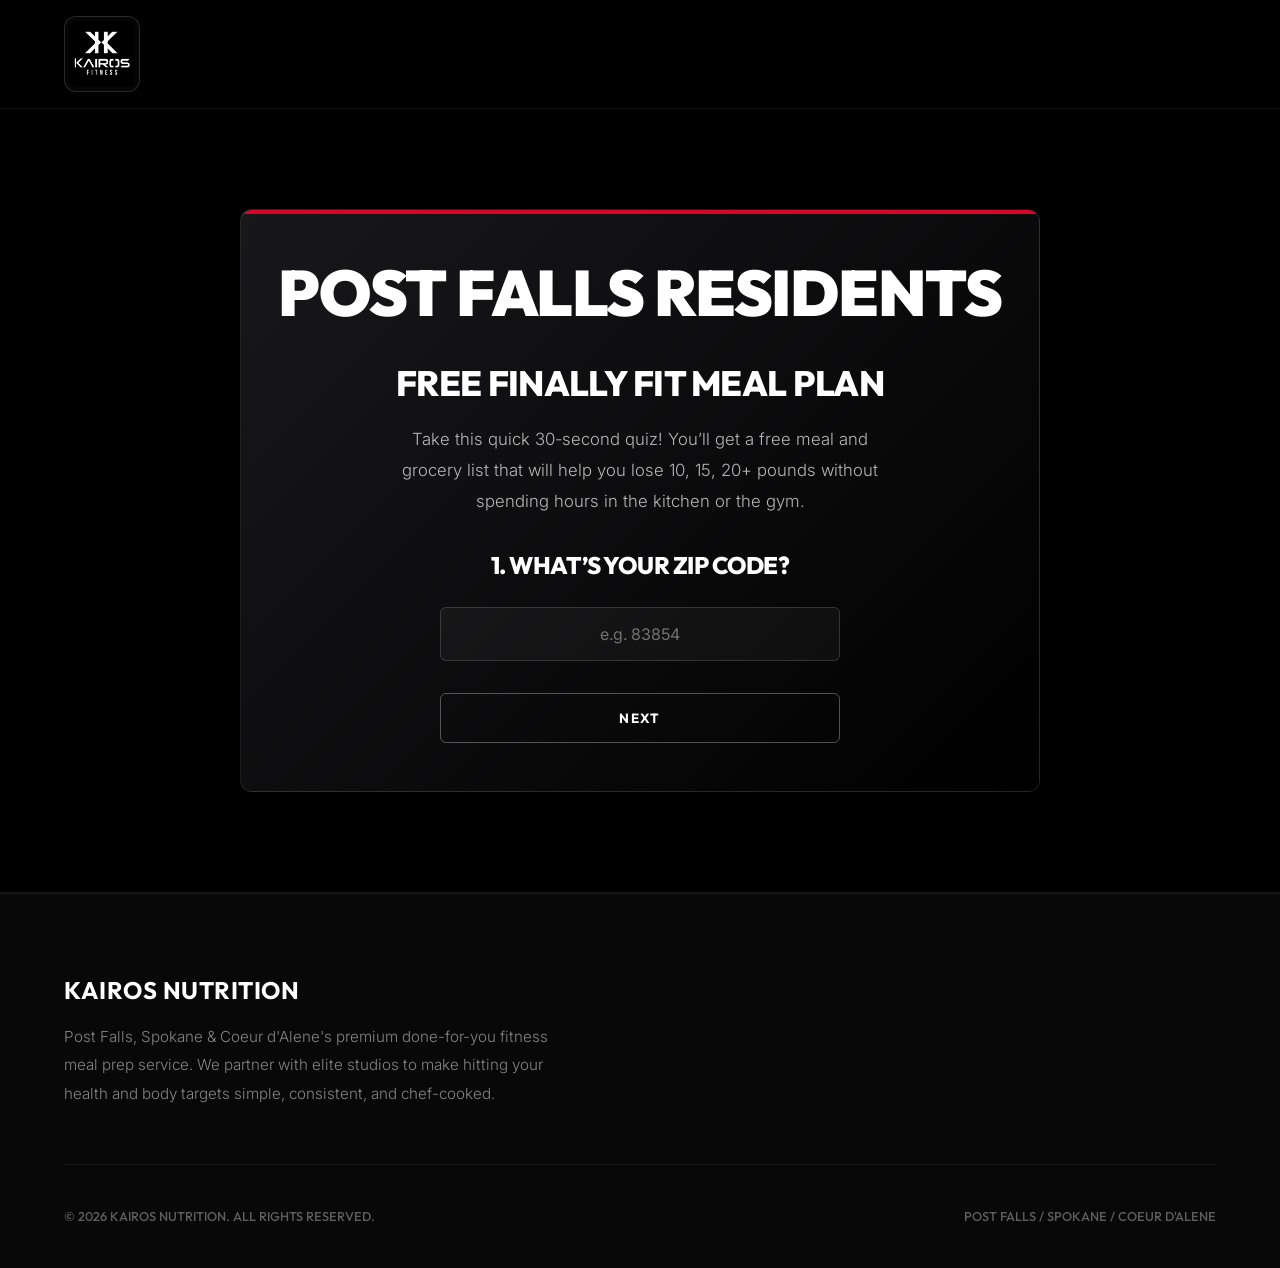
<file: post-falls/index.html>
<!DOCTYPE html>
<html lang="en">
<head>
    <meta charset="UTF-8">
    <meta name="viewport" content="width=device-width, initial-scale=1.0">
    <title>Automated Meal Plan & Delivery | Finally Fit Post Falls</title>
    <meta name="description" content="Calculate your personalized daily macros, unlock member-pricing, and get chef-cooked high-protein meals delivered fresh. Done-for-you fitness nutrition.">
    
    <!-- CSS Stylesheet -->
    <link rel="stylesheet" href="/post-falls/style.css?v=4.2">
    
    <!-- Preconnect for Google Fonts -->
    <link rel="preconnect" href="https://fonts.googleapis.com">
    <link rel="preconnect" href="https://fonts.gstatic.com" crossorigin>
    
    <!-- Script defer -->
    <script src="/post-falls/main.js?v=4.3" defer></script>
    <style>
        .testimonial-grid, .meal-grid {
            display: grid;
            grid-template-columns: repeat(3, minmax(0, 1fr));
            gap: 20px;
        }
        @media (max-width: 768px) {
            .testimonial-grid, .meal-grid {
                grid-template-columns: 1fr;
                gap: 15px;
            }
        }
    </style>

    <!-- Meta Pixel Code -->
    <script>
    !function(f,b,e,v,n,t,s)
    {if(f.fbq)return;n=f.fbq=function(){n.callMethod?
    n.callMethod.apply(n,arguments):n.queue.push(arguments)};
    if(!f._fbq)f._fbq=n;n.push=n;n.loaded=!0;n.version='2.0';
    n.queue=[];t=b.createElement(e);t.async=!0;
    t.src=v;s=b.getElementsByTagName(e)[0];
    s.parentNode.insertBefore(t,s)}(window, document,'script',
    'https://connect.facebook.net/en_US/fbevents.js');
    fbq('init', '1425744796042364');
    fbq('track', 'PageView');
    </script>
    <noscript><img height="1" width="1" style="display:none"
    src="https://www.facebook.com/tr?id=1425744796042364&ev=PageView&noscript=1"
    /></noscript>
    <!-- End Meta Pixel Code -->
</head>
<body>


    <!-- MAIN BRAND HEADER -->
    <header class="header-nav">
        <div class="container nav-flex">
            <a href="#" class="logo-link">
                <img src="/assets/kairos_logo.png" alt="Kairos Logo" class="logo-img" onerror="this.style.display='none'">
            </a>
        </div>
    </header>

    <!-- HERO SECTION & INTEGRATED LEAD CAPTURE QUIZ -->
    <section class="hero-sec" id="quiz-anchor">
        <div class="container">
            <div class="quiz-hero-container">
                <!-- Centered Step-by-Step Lead Magnet Quiz Widget -->
                <div class="lead-magnet-content quiz-container" id="lead-quiz">

                    <!-- Step 1 -->
                    <div class="quiz-step active" id="quiz-step-1">
                        <!-- Centered Bold Header -->
                        <h1 class="hero-post-falls-title" style="margin-top: 0; margin-bottom: 2rem;">Post Falls Residents</h1>
                        <h2 class="font-heading" style="font-size: 2.2rem; margin-bottom: 1rem; text-align: center;">Free Finally Fit Meal Plan</h2>
                        <p style="color: rgba(255,255,255,0.7); margin-bottom: 2rem; max-width: 500px; margin-inline: auto; text-align: center;">Take this quick 30-second quiz! You’ll get a free meal and grocery list that will help you lose 10, 15, 20+ pounds without spending hours in the kitchen or the gym.</p>
                        
                        <h3 class="font-heading" style="font-size: 1.5rem; margin-bottom: 1.5rem; text-align: center;">1. What’s your ZIP code?</h3>
                        <div class="quiz-options">
                            <input type="text" class="lead-input" placeholder="e.g. 83854" data-question="What's your ZIP code?" required style="margin-bottom: 0;" />
                            <button class="btn btn-secondary text-next-btn" data-next="quiz-step-2" style="margin-top: 1rem; width: 100%;">Next</button>
                        </div>
                    </div>

                    <!-- Step 2 -->
                    <div class="quiz-step" id="quiz-step-2" style="display: none;">
                        <span class="font-heading" style="font-size: 0.85rem; letter-spacing: 0.2em; color: var(--brand-red); display: block; margin-bottom: 0.5rem; text-align: center;">Step 2 of 13</span>
                        <h3 class="font-heading" style="font-size: 1.5rem; margin-bottom: 1.5rem; text-align: center;">2. How old are you?</h3>
                        <div class="quiz-options">
                            <input type="number" class="lead-input" placeholder="e.g. 35" data-question="How old are you?" required style="margin-bottom: 0;" />
                            <button class="btn btn-secondary text-next-btn" data-next="quiz-step-3" style="margin-top: 1rem; width: 100%;">Next</button>
                        </div>
                        <button class="btn btn-secondary quiz-back-btn" data-prev="quiz-step-1" style="margin-top: 1.5rem; width: 100%; opacity: 0.7;">Back</button>
                    </div>

                    <!-- Step 3 -->
                    <div class="quiz-step" id="quiz-step-3" style="display: none;">
                        <span class="font-heading" style="font-size: 0.85rem; letter-spacing: 0.2em; color: var(--brand-red); display: block; margin-bottom: 0.5rem; text-align: center;">Step 3 of 13</span>
                        <h3 class="font-heading" style="font-size: 1.5rem; margin-bottom: 1.5rem; text-align: center;">3. Are you:</h3>
                        <div class="quiz-options">
                            <button class="btn btn-secondary quiz-btn" data-next="quiz-step-4">Male</button>
                            <button class="btn btn-secondary quiz-btn" data-next="quiz-step-4">Female</button>
                        </div>
                        <button class="btn btn-secondary quiz-back-btn" data-prev="quiz-step-2" style="margin-top: 1.5rem; width: 100%; opacity: 0.7;">Back</button>
                    </div>

                    <!-- Step 4 -->
                    <div class="quiz-step" id="quiz-step-4" style="display: none;">
                        <span class="font-heading" style="font-size: 0.85rem; letter-spacing: 0.2em; color: var(--brand-red); display: block; margin-bottom: 0.5rem; text-align: center;">Step 4 of 13</span>
                        <h3 class="font-heading" style="font-size: 1.5rem; margin-bottom: 1.5rem; text-align: center;">4. How tall are you?</h3>
                        <div class="quiz-options">
                            <div class="split-inputs-container">
                                <input type="number" class="lead-input" placeholder="Feet" data-question="Height (Feet)" required style="flex: 1; margin-bottom: 0;" />
                                <input type="number" class="lead-input" placeholder="Inches" data-question="Height (Inches)" required style="flex: 1; margin-bottom: 0;" />
                            </div>
                            <button class="btn btn-secondary text-next-btn" data-next="quiz-step-5" style="margin-top: 1rem; width: 100%;">Next</button>
                        </div>
                        <button class="btn btn-secondary quiz-back-btn" data-prev="quiz-step-3" style="margin-top: 1.5rem; width: 100%; opacity: 0.7;">Back</button>
                    </div>

                    <!-- Step 5 -->
                    <div class="quiz-step" id="quiz-step-5" style="display: none;">
                        <span class="font-heading" style="font-size: 0.85rem; letter-spacing: 0.2em; color: var(--brand-red); display: block; margin-bottom: 0.5rem; text-align: center;">Step 5 of 13</span>
                        <h3 class="font-heading" style="font-size: 1.5rem; margin-bottom: 1.5rem; text-align: center;">5. What is your current weight?</h3>
                        <div class="quiz-options">
                            <input type="text" class="lead-input" placeholder="e.g. 180 lbs" data-question="What is your current weight?" required style="margin-bottom: 0;" />
                            <button class="btn btn-secondary text-next-btn" data-next="quiz-step-6" style="margin-top: 1rem; width: 100%;">Next</button>
                        </div>
                        <button class="btn btn-secondary quiz-back-btn" data-prev="quiz-step-4" style="margin-top: 1.5rem; width: 100%; opacity: 0.7;">Back</button>
                    </div>

                    <!-- Step 6 -->
                    <div class="quiz-step" id="quiz-step-6" style="display: none;">
                        <span class="font-heading" style="font-size: 0.85rem; letter-spacing: 0.2em; color: var(--brand-red); display: block; margin-bottom: 0.5rem; text-align: center;">Step 6 of 13</span>
                        <h3 class="font-heading" style="font-size: 1.5rem; margin-bottom: 1.5rem; text-align: center;">6. Which best describes your activity level?</h3>
                        <div class="quiz-options">
                            <button class="btn btn-secondary quiz-btn" data-next="quiz-step-7">Mostly sitting / desk job</button>
                            <button class="btn btn-secondary quiz-btn" data-next="quiz-step-7">Lightly active</button>
                            <button class="btn btn-secondary quiz-btn" data-next="quiz-step-7">Moderately active</button>
                            <button class="btn btn-secondary quiz-btn" data-next="quiz-step-7">Very active</button>
                        </div>
                        <button class="btn btn-secondary quiz-back-btn" data-prev="quiz-step-5" style="margin-top: 1.5rem; width: 100%; opacity: 0.7;">Back</button>
                    </div>

                    <!-- Step 7 -->
                    <div class="quiz-step" id="quiz-step-7" style="display: none;">
                        <span class="font-heading" style="font-size: 0.85rem; letter-spacing: 0.2em; color: var(--brand-red); display: block; margin-bottom: 0.5rem; text-align: center;">Step 7 of 13</span>
                        <h3 class="font-heading" style="font-size: 1.5rem; margin-bottom: 1.5rem; text-align: center;">7. How much weight would you like to lose?</h3>
                        <div class="quiz-options">
                            <button class="btn btn-secondary quiz-btn" data-next="quiz-step-8">1-10 lbs</button>
                            <button class="btn btn-secondary quiz-btn" data-next="quiz-step-8">10-20 lbs</button>
                            <button class="btn btn-secondary quiz-btn" data-next="quiz-step-8">20-30 lbs</button>
                            <button class="btn btn-secondary quiz-btn" data-next="quiz-step-8">30+ lbs</button>
                        </div>
                        <button class="btn btn-secondary quiz-back-btn" data-prev="quiz-step-6" style="margin-top: 1.5rem; width: 100%; opacity: 0.7;">Back</button>
                    </div>

                    <!-- Step 8 -->
                    <div class="quiz-step" id="quiz-step-8" style="display: none;">
                        <span class="font-heading" style="font-size: 0.85rem; letter-spacing: 0.2em; color: var(--brand-red); display: block; margin-bottom: 0.5rem; text-align: center;">Step 8 of 13</span>
                        <h3 class="font-heading" style="font-size: 1.5rem; margin-bottom: 1.5rem; text-align: center;">8. How many hours do you work each week?</h3>
                        <div class="quiz-options">
                            <button class="btn btn-secondary quiz-btn" data-next="quiz-step-10">Under 40</button>
                            <button class="btn btn-secondary quiz-btn" data-next="quiz-step-10">40-50</button>
                            <button class="btn btn-secondary quiz-btn" data-next="quiz-step-10">50-60</button>
                            <button class="btn btn-secondary quiz-btn" data-next="quiz-step-10">60+</button>
                        </div>
                        <button class="btn btn-secondary quiz-back-btn" data-prev="quiz-step-7" style="margin-top: 1.5rem; width: 100%; opacity: 0.7;">Back</button>
                    </div>

                    <!-- Step 10 -->
                    <div class="quiz-step" id="quiz-step-10" style="display: none;">
                        <span class="font-heading" style="font-size: 0.85rem; letter-spacing: 0.2em; color: var(--brand-red); display: block; margin-bottom: 0.5rem; text-align: center;">Step 10 of 13</span>
                        <h3 class="font-heading" style="font-size: 1.5rem; margin-bottom: 1.5rem; text-align: center;">10. How important is losing this weight to you right now?</h3>
                        <div class="quiz-options">
                            <button class="btn btn-secondary quiz-btn" data-next="quiz-step-11">1 - Not very important</button>
                            <button class="btn btn-secondary quiz-btn" data-next="quiz-step-11">2 - I know I should, but I'm not ready</button>
                            <button class="btn btn-secondary quiz-btn" data-next="quiz-step-11">3 - I want to make a change</button>
                            <button class="btn btn-secondary quiz-btn" data-next="quiz-step-11">4 - I'm serious about it</button>
                            <button class="btn btn-secondary quiz-btn" data-next="quiz-step-11">5 - I need to do this now</button>
                        </div>
                        <button class="btn btn-secondary quiz-back-btn" data-prev="quiz-step-8" style="margin-top: 1.5rem; width: 100%; opacity: 0.7;">Back</button>
                    </div>

                    <!-- Step 11 -->
                    <div class="quiz-step" id="quiz-step-11" style="display: none;">
                        <span class="font-heading" style="font-size: 0.85rem; letter-spacing: 0.2em; color: var(--brand-red); display: block; margin-bottom: 0.5rem; text-align: center;">Step 11 of 13</span>
                        <h3 class="font-heading" style="font-size: 1.5rem; margin-bottom: 1.5rem; text-align: center;">11. What is your biggest struggle right now?</h3>
                        <div class="quiz-options">
                            <button class="btn btn-secondary quiz-btn" data-next="quiz-step-12">I don't have time</button>
                            <button class="btn btn-secondary quiz-btn" data-next="quiz-step-12">I can't stay consistent</button>
                            <button class="btn btn-secondary quiz-btn" data-next="quiz-step-12">I don't know what to eat</button>
                            <button class="btn btn-secondary quiz-btn" data-next="quiz-step-12">I'm too tired after work</button>
                            <button class="btn btn-secondary quiz-btn" data-next="quiz-step-12">I lose weight, then gain it back</button>
                        </div>
                        <button class="btn btn-secondary quiz-back-btn" data-prev="quiz-step-10" style="margin-top: 1.5rem; width: 100%; opacity: 0.7;">Back</button>
                    </div>
                    
                    <!-- Step 12 -->
                    <div class="quiz-step" id="quiz-step-12" style="display: none;">
                        <span class="font-heading" style="font-size: 0.85rem; letter-spacing: 0.2em; color: var(--brand-red); display: block; margin-bottom: 0.5rem; text-align: center;">Step 12 of 13</span>
                        <h3 class="font-heading" style="font-size: 1.5rem; margin-bottom: 1.5rem; text-align: center;">12. What is your name?</h3>
                        <div class="quiz-options">
                            <div class="split-inputs-container">
                                <input type="text" class="lead-input" placeholder="First Name" data-question="What's your first name?" required style="flex: 1; margin-bottom: 0;" />
                                <input type="text" class="lead-input" placeholder="Last Name" data-question="What's your last name?" required style="flex: 1; margin-bottom: 0;" />
                            </div>
                            <button class="btn btn-secondary text-next-btn" data-next="quiz-step-email" style="margin-top: 1rem; width: 100%;">Next</button>
                        </div>
                        <button class="btn btn-secondary quiz-back-btn" data-prev="quiz-step-11" style="margin-top: 1.5rem; width: 100%; opacity: 0.7;">Back</button>
                    </div>

                    <!-- Step 13 (Email + Phone) -->
                    <div class="quiz-step" id="quiz-step-email" style="display: none;">
                        <span class="font-heading" style="font-size: 0.85rem; letter-spacing: 0.2em; color: var(--brand-red); display: block; margin-bottom: 0.5rem; text-align: center;">Results Ready</span>
                        <h2 class="font-heading" style="font-size: 2.2rem; margin-bottom: 1rem; text-align: center;">Your Plan is Ready!</h2>
                        <p style="color: rgba(255,255,255,0.7); margin-bottom: 2rem; max-width: 500px; margin-inline: auto; text-align: center;">Enter your email and phone number to instantly receive your customized workout and meal plan</p>
                        
                        <form class="lead-magnet-form" id="quiz-form">
                            <input type="email" id="quiz-email" class="lead-input" placeholder="Enter your best email address" required style="margin-bottom: 1rem;" />
                            <input type="tel" id="quiz-phone" class="lead-input" placeholder="Enter your best phone number" required style="margin-bottom: 1rem;" />
                            
                            <div class="sms-disclaimer" style="font-size: 0.72rem; color: rgba(255, 255, 255, 0.45); margin-top: 8px; margin-bottom: 12px; line-height: 1.4; text-align: left; font-weight: 300;">
                                By clicking below, you consent to receive text messages from Finally Fit for order reminders, meal swaps, and updates. Msg & data rates may apply. Msg frequency varies. Reply STOP to opt-out. View our <a href="https://kairosmealpreps.com/privacy" target="_blank" style="color: var(--brand-red); text-decoration: underline;">Privacy Policy</a>.
                            </div>

                            <button type="submit" class="btn btn-primary lead-btn" style="width: 100%;">Reveal My Results & Get Guide</button>
                        </form>
                        <button class="btn btn-secondary quiz-back-btn" data-prev="quiz-step-12" style="margin-top: 1.5rem; width: 100%; opacity: 0.7;">Back</button>
                    </div>
                    
                    <!-- Step 14 (Loading Screen) -->
                    <div class="quiz-step" id="quiz-step-loading" style="display: none; text-align: center; padding: 40px 20px;">
                        <span class="font-heading" style="font-size: 0.9rem; letter-spacing: 0.25em; color: var(--brand-red); display: block; margin-bottom: 1.5rem; text-transform: uppercase;">Creating Your Plan</span>
                        <h2 class="font-heading" style="font-size: 2rem; margin-bottom: 2rem; text-transform: uppercase; letter-spacing: 1px;">Building Your Personalized Meal Plan...</h2>
                        
                        <!-- Progress Bar Container -->
                        <div style="width: 100%; max-width: 450px; height: 12px; background: rgba(255, 255, 255, 0.08); border: 2px solid #fff; border-radius: 0; margin: 0 auto 2.5rem auto; overflow: hidden; position: relative;">
                            <div id="loading-bar-progress" style="width: 0%; height: 100%; background: var(--brand-red); transition: width 0.1s linear;"></div>
                        </div>
                        
                        <!-- Dynamic Loading Text -->
                        <p id="loading-step-text" style="color: rgba(255, 255, 255, 0.85); font-size: 1.05rem; font-weight: 300; height: 30px; margin: 0 auto; max-width: 500px;">
                            Analyzing your daily calorie needs...
                        </p>
                    </div>

                </div>
            </div>
                     <!-- DYNAMIC RESULTS & PRICING PANEL (Initially hidden, revealed on submit) -->
            <div class="results-pane" id="results-pane" style="display: none; padding: 0.75rem 0;">
                
                <!-- SECTION 1 — PERSONALIZED RESULTS -->
                <div class="results-header-box" style="text-align: center; max-width: 650px; margin: 0 auto; padding: 0.5rem 1.5rem;">
                    <h2 style="font-family: var(--font-primary); font-weight: 900; font-size: clamp(1.1rem, 3.5vw, 1.6rem); text-transform: uppercase; color: #fff; margin-bottom: 0.3rem; line-height: 1.2; letter-spacing: 0.5px;">
                        CONGRATULATIONS <span id="result-user-name">Athlete</span>!<br>
                        <span style="font-size: 0.85em; font-weight: 700; opacity: 0.95;">YOUR PLAN IS READY.</span>
                    </h2>
                    <p style="font-size: 1.02rem; color: rgba(255, 255, 255, 0.7); font-weight: 300; margin-top: 5px; margin-bottom: 1.25rem; line-height: 1.45;">
                        Your personalized meal plan, recipes, and Post Falls grocery list have been sent to your email.
                    </p>
                    
 
 
                    <div class="macro-box-grid" style="display: grid; grid-template-columns: repeat(4, minmax(0, 1fr)); gap: 8px; max-width: 550px; margin: 0 auto 1.5rem auto;">
                        <div class="macro-stat-card calorie-card" style="background: rgba(255,255,255,0.03); border: 1px solid rgba(255,255,255,0.1); padding: 0.5rem 0.25rem; border-radius: 8px; text-align: center;">
                            <div class="macro-val" id="macro-val-calories" style="font-size: 1.4rem; font-weight: 900; color: #fff;">1,850</div>
                            <div class="macro-label" style="font-size: 0.75rem; text-transform: uppercase; color: rgba(255,255,255,0.5); margin-top: 3px;">Calories</div>
                        </div>
                        <div class="macro-stat-card" style="background: rgba(255,255,255,0.03); border: 1px solid rgba(255,255,255,0.1); padding: 0.5rem 0.25rem; border-radius: 8px; text-align: center;">
                            <div class="macro-val" id="macro-val-protein" style="font-size: 1.4rem; font-weight: 900; color: var(--brand-red);">175g</div>
                            <div class="macro-label" style="font-size: 0.75rem; text-transform: uppercase; color: rgba(255,255,255,0.5); margin-top: 3px;">Protein</div>
                        </div>
                        <div class="macro-stat-card" style="background: rgba(255,255,255,0.03); border: 1px solid rgba(255,255,255,0.1); padding: 0.5rem 0.25rem; border-radius: 8px; text-align: center;">
                            <div class="macro-val" id="macro-val-carbs" style="font-size: 1.4rem; font-weight: 900; color: #fff;">125g</div>
                            <div class="macro-label" style="font-size: 0.75rem; text-transform: uppercase; color: rgba(255,255,255,0.5); margin-top: 3px;">Carbs</div>
                        </div>
                        <div class="macro-stat-card" style="background: rgba(255,255,255,0.03); border: 1px solid rgba(255,255,255,0.1); padding: 0.5rem 0.25rem; border-radius: 8px; text-align: center;">
                            <div class="macro-val" id="macro-val-fat" style="font-size: 1.4rem; font-weight: 900; color: #fff;">55g</div>
                            <div class="macro-label" style="font-size: 0.75rem; text-transform: uppercase; color: rgba(255,255,255,0.5); margin-top: 3px;">Fat</div>
                        </div>
                    </div>
 
                </div>
                <!-- SECTION 1 — TRANSITION -->
                <div class="section-transition" style="text-align: center; max-width: 650px; margin: 3rem auto 2rem auto; padding: 0 1.5rem;">
                    <h4 id="transition-small-headline" style="font-family: var(--font-primary); font-weight: 800; font-size: 1.1rem; text-transform: uppercase; color: var(--brand-red); letter-spacing: 0.15em; margin-bottom: 0.5rem;">
                        <span id="trans-user-name">ATHLETE</span>, YOU HAVE THE PLAN.
                    </h4>
                    <h2 style="font-family: var(--font-primary); font-weight: 900; font-size: clamp(2rem, 5vw, 3rem); text-transform: uppercase; color: #fff; margin-bottom: 1rem; line-height: 1.15; letter-spacing: -0.5px;">
                        WOULD YOU LIKE IT ALL DONE FOR YOU?
                    </h2>
                    
                    <!-- Responsive Landscape Video Container (16:9) -->
                    <div class="video-container" style="width: 100%; max-width: 560px; margin: 2rem auto 0 auto; aspect-ratio: 16 / 9; background: #0b0b0b; border-radius: 12px; overflow: hidden; border: 2px solid rgba(217, 4, 41, 0.2); box-shadow: 0 10px 40px rgba(217, 4, 41, 0.15); position: relative;">
                        <iframe src="https://www.youtube.com/embed/5qKrblm3T_M?rel=0" frameborder="0" allow="autoplay; fullscreen; picture-in-picture" allowfullscreen style="position: absolute; top: 0; left: 0; width: 100%; height: 100%;"></iframe>
                    </div>
                </div>

                <!-- SECTION 2 — INTRODUCE THE NEXT OFFER -->
                <div class="section-introduce-offer" style="max-width: 650px; margin: 4rem auto; padding: 0 1.5rem; text-align: center;">
                    <h2 style="font-family: var(--font-primary); font-weight: 900; font-size: clamp(1.8rem, 5vw, 2.8rem); text-transform: uppercase; color: #fff; margin-bottom: 0.75rem; line-height: 1.15; letter-spacing: -0.5px;">
                        Transform With The Finally Fit Project
                    </h2>
                    <p style="font-size: 1.15rem; color: rgba(255,255,255,0.7); font-weight: 300; margin-bottom: 3rem; line-height: 1.5;">
                        For the next 12 Weeks, we'll help you take the plan you just received, completely personalize it for your lifestyle, and allow it to fit seamlessly into your week.
                        <br><br>
                        Here are some benefits you get to enjoy:
                    </p>

                    <!-- Card Grid (styled like image 3) -->
                    <div style="display: grid; grid-template-columns: repeat(2, minmax(0, 1fr)); gap: 15px; max-width: 400px; margin: 0 auto 2rem auto; padding: 0 10px;">
                        <div style="background: #ffffff; color: #000000; padding: 1rem; border-radius: 12px; font-weight: 700; font-size: 0.9rem; text-align: center; box-shadow: 0 4px 20px rgba(0,0,0,0.15); font-family: var(--font-primary); display: flex; align-items: center; justify-content: center; height: 110px; text-transform: uppercase; letter-spacing: 0.5px; border: 1px solid rgba(0,0,0,0.05); box-sizing: border-box;">
                            Fitness Plan
                        </div>
                        <div style="background: #ffffff; color: #000000; padding: 1rem; border-radius: 12px; font-weight: 700; font-size: 0.9rem; text-align: center; box-shadow: 0 4px 20px rgba(0,0,0,0.15); font-family: var(--font-primary); display: flex; align-items: center; justify-content: center; height: 110px; text-transform: uppercase; letter-spacing: 0.5px; border: 1px solid rgba(0,0,0,0.05); box-sizing: border-box;">
                            Nutrition Coaching
                        </div>
                        <div style="background: #ffffff; color: #000000; padding: 1rem; border-radius: 12px; font-weight: 700; font-size: 0.9rem; text-align: center; box-shadow: 0 4px 20px rgba(0,0,0,0.15); font-family: var(--font-primary); display: flex; align-items: center; justify-content: center; height: 110px; text-transform: uppercase; letter-spacing: 0.5px; border: 1px solid rgba(0,0,0,0.05); box-sizing: border-box;">
                            Weekly Metrics
                        </div>
                        <div style="background: #ffffff; color: #000000; padding: 1rem; border-radius: 12px; font-weight: 700; font-size: 0.9rem; text-align: center; box-shadow: 0 4px 20px rgba(0,0,0,0.15); font-family: var(--font-primary); display: flex; align-items: center; justify-content: center; height: 110px; text-transform: uppercase; letter-spacing: 0.5px; border: 1px solid rgba(0,0,0,0.05); box-sizing: border-box;">
                            Done-For-You Meals
                        </div>
                    </div>
                    <div style="text-align: center; font-size: 1.1rem; color: rgba(255,255,255,0.5); font-weight: 700; margin-top: -1rem; margin-bottom: 3rem; letter-spacing: 1px;">
                        + MORE
                    </div>
                </div>

                <!-- SECTION 3 — NEXT STEP -->
                <div id="booking-section" class="section-next-step" style="max-width: 650px; margin: 4rem auto; padding: 3rem 1.5rem; background: linear-gradient(135deg, rgba(217, 4, 41, 0.05) 0%, rgba(0, 0, 0, 0) 100%); border: 2px solid var(--brand-red); border-radius: 12px; text-align: center; box-shadow: 0 10px 40px rgba(0,0,0,0.5);">
                    <h2 style="font-family: var(--font-primary); font-weight: 900; font-size: 2.2rem; text-transform: uppercase; color: #fff; margin-top: 0; margin-bottom: 1.5rem; letter-spacing: -0.5px; line-height: 1.15;">
                        HERE'S THE NEXT STEP.
                    </h2>
                    <p style="font-size: 1.25rem; color: #fff; line-height: 1.5; font-weight: 700; margin-bottom: 1.25rem; text-align: center;">
                        Let's Get You Set Up With A Roadmap!
                    </p>
                    <p style="font-size: 1.1rem; color: rgba(255,255,255,0.85); line-height: 1.6; font-weight: 300; margin-bottom: 2.5rem; text-align: left;" id="booking-goal-copy">
                        We'll review the plan you just received, talk about your goals, and I'll show you what your first 28 days could look like.
                    </p>

                    <!-- Three Details -->
                    <div style="display: flex; flex-direction: column; gap: 12px; padding: 1.5rem; background: rgba(255,255,255,0.02); border: 1px solid rgba(255,255,255,0.08); border-radius: 8px; text-align: left; max-width: 450px; margin: 0 auto 2.5rem auto;">
                        <div style="font-size: 1.1rem; color: #fff; display: flex; align-items: center; gap: 12px;">
                            <span style="font-size: 1.2rem;">📍</span> <strong>Post Falls, Idaho</strong>
                        </div>
                        <div style="font-size: 1.1rem; color: #fff; display: flex; align-items: center; gap: 12px;">
                            <span style="font-size: 1.2rem;">⏱</span> <strong>About 30 minutes</strong>
                        </div>
                        <div style="font-size: 1.1rem; color: #fff; display: flex; align-items: center; gap: 12px;">
                            <span style="font-size: 1.2rem;">👤</span> <strong>One-on-one</strong>
                        </div>
                    </div>

                    <!-- Primary Booking CTA button -->
                    <a href="https://calendar.app.google/Ku4h9mVZbAeVrSJt8" target="_blank" class="btn btn-primary cta-btn-strategy" style="width: 100%; font-size: 1.2rem; padding: 1.25rem 2rem; border-radius: 6px; box-shadow: 0 0 30px var(--brand-red-glow); text-decoration: none; display: block; font-weight: 700; text-transform: uppercase; letter-spacing: 0.5px;">
                        Get Scheduled Now
                    </a>
                </div>

                <!-- SECTION 4 — TESTIMONIALS -->
                <div class="section-testimonials" style="max-width: 900px; margin: 6rem auto 3rem auto; padding: 0 1.5rem; text-align: center;">
                    <h2 style="font-family: var(--font-primary); font-weight: 900; font-size: clamp(1.8rem, 5vw, 2.5rem); text-transform: uppercase; color: #fff; margin-bottom: 2rem; line-height: 1.15; letter-spacing: -0.5px;">
                        Real Results From Real Members
                    </h2>
                    
                    <div class="testimonial-grid" style="text-align: left; margin-bottom: 2rem;">
                        <!-- Testimonial 1 -->
                        <div style="background: rgba(255,255,255,0.02); border: 1px solid rgba(255,255,255,0.08); padding: 1.5rem; border-radius: 12px; display: flex; flex-direction: column; justify-content: space-between; box-shadow: 0 4px 20px rgba(0,0,0,0.2);">
                            <div>
                                <div style="color: #ffb703; font-size: 0.95rem; margin-bottom: 0.75rem;">★★★★★</div>
                                
                                <!-- Before/After Image Grid -->
                                <div style="display: flex; gap: 10px; margin-bottom: 1.25rem; height: 165px;">
                                    <div style="flex: 1; position: relative; border-radius: 8px; overflow: hidden; border: 1px solid rgba(255,255,255,0.1);">
                                        <img src="/assets/sarah_before.jpg" style="width: 100%; height: 100%; object-fit: cover; object-position: center top;">
                                        <span style="position: absolute; bottom: 5px; left: 5px; background: rgba(0,0,0,0.6); color: #fff; font-size: 0.7rem; font-weight: 700; padding: 2px 6px; border-radius: 4px; text-transform: uppercase; letter-spacing: 0.5px;">Before</span>
                                    </div>
                                    <div style="flex: 1; position: relative; border-radius: 8px; overflow: hidden; border: 1px solid rgba(217, 4, 41, 0.3);">
                                        <img src="/assets/sarah_after.jpg" style="width: 100%; height: 100%; object-fit: cover; object-position: center top;">
                                        <span style="position: absolute; bottom: 5px; left: 5px; background: var(--brand-red); color: #fff; font-size: 0.7rem; font-weight: 700; padding: 2px 6px; border-radius: 4px; text-transform: uppercase; letter-spacing: 0.5px;">After</span>
                                    </div>
                                </div>

                                <p style="font-size: 0.95rem; color: rgba(255,255,255,0.85); line-height: 1.5; font-style: italic; font-weight: 300; margin: 0 0 1.25rem 0;">
                                    "As a super busy mom of 4, I don't have time to plan out my workouts or meal prep for myself all while cooking separately for the rest of the family. Getting back on track after having my youngest was hard. A friend recommended I give Kairos Meal Preps a try and that's when I decided to try out the Finally Fit Project. 4 weeks in & I was already seeing results. 8 weeks in and I feel the difference. Daniel is easy to work with, easy to communicate with & will work with you on dietary needs. So thankful to find a local company to support while getting healthy & fit."
                                </p>
                            </div>
                            <div>
                                <div style="font-weight: 700; font-size: 0.95rem; color: #fff; text-transform: uppercase; letter-spacing: 0.5px;">Lidiya</div>
                                <div style="font-size: 0.8rem; color: var(--brand-red); font-weight: 700; text-transform: uppercase; margin-top: 2px;">Active Member / Mom of 4</div>
                            </div>
                        </div>
                        
                        <!-- Testimonial 2 -->
                        <div style="background: rgba(255,255,255,0.02); border: 1px solid rgba(255,255,255,0.08); padding: 1.5rem; border-radius: 12px; display: flex; flex-direction: column; justify-content: space-between; box-shadow: 0 4px 20px rgba(0,0,0,0.2);">
                            <div>
                                <div style="color: #ffb703; font-size: 0.95rem; margin-bottom: 0.75rem;">★★★★★</div>
                                
                                <!-- Before/After Image Grid -->
                                <div style="display: flex; gap: 10px; margin-bottom: 1.25rem; height: 165px;">
                                    <div style="flex: 1; position: relative; border-radius: 8px; overflow: hidden; border: 1px solid rgba(255,255,255,0.1);">
                                        <img src="/assets/david_before.jpg" style="width: 100%; height: 100%; object-fit: cover; object-position: center top;">
                                        <span style="position: absolute; bottom: 5px; left: 5px; background: rgba(0,0,0,0.6); color: #fff; font-size: 0.7rem; font-weight: 700; padding: 2px 6px; border-radius: 4px; text-transform: uppercase; letter-spacing: 0.5px;">Before</span>
                                    </div>
                                    <div style="flex: 1; position: relative; border-radius: 8px; overflow: hidden; border: 1px solid rgba(217, 4, 41, 0.3);">
                                        <img src="/assets/david_after.jpg" style="width: 100%; height: 100%; object-fit: cover; object-position: center top;">
                                        <span style="position: absolute; bottom: 5px; left: 5px; background: var(--brand-red); color: #fff; font-size: 0.7rem; font-weight: 700; padding: 2px 6px; border-radius: 4px; text-transform: uppercase; letter-spacing: 0.5px;">After</span>
                                    </div>
                                </div>

                                <p style="font-size: 0.95rem; color: rgba(255,255,255,0.85); line-height: 1.5; font-style: italic; font-weight: 300; margin: 0 0 1.25rem 0;">
                                    "I had tried losing weight on my own so many times, but I could never stay consistent because I never really knew what to eat or what I should be doing. The Finally Fit Project made everything incredibly simple. I had a plan built around my schedule, knew exactly what to eat, had the workouts laid out for me, and had someone keeping me accountable along the way. In only 40 days, I lost 20 pounds, my clothes fit completely differently, and I have more confidence than I’ve had in years. The biggest difference is that this didn’t feel like another diet. It flowed with my life easily."
                                </p>
                            </div>
                            <div>
                                <div style="font-weight: 700; font-size: 0.95rem; color: #fff; text-transform: uppercase; letter-spacing: 0.5px;">David</div>
                                <div style="font-size: 0.8rem; color: var(--brand-red); font-weight: 700; text-transform: uppercase; margin-top: 2px;">Lost 20 lbs in 40 Days</div>
                            </div>
                        </div>

                        <!-- Testimonial 3 -->
                        <div style="background: rgba(255,255,255,0.02); border: 1px solid rgba(255,255,255,0.08); padding: 1.5rem; border-radius: 12px; display: flex; flex-direction: column; justify-content: space-between; box-shadow: 0 4px 20px rgba(0,0,0,0.2);">
                            <div>
                                <div style="color: #ffb703; font-size: 0.95rem; margin-bottom: 0.75rem;">★★★★★</div>
                                <p style="font-size: 0.95rem; color: rgba(255,255,255,0.85); line-height: 1.5; font-style: italic; font-weight: 300; margin: 0 0 1.25rem 0;">
                                    "Dropped from 295 to 220 pounds by combining Kairos meals with a consistent routine. It makes nutrition effortless."
                                </p>
                            </div>
                            <div>
                                <div style="font-weight: 700; font-size: 0.95rem; color: #fff; text-transform: uppercase; letter-spacing: 0.5px;">Duane B.</div>
                                <div style="font-size: 0.8rem; color: var(--brand-red); font-weight: 700; text-transform: uppercase; margin-top: 2px;">Lost 75 lbs / Active Member</div>
                            </div>
                        </div>
                    </div>
                </div>

                <!-- MEAL GALLERY SECTION -->
                <section class="meal-gallery-sec" style="padding: 3rem 1.5rem 6rem 1.5rem; text-align: center; max-width: 900px; margin: 0 auto;">
                    <h2 style="font-family: var(--font-primary); font-weight: 900; font-size: clamp(1.8rem, 5vw, 2.5rem); text-transform: uppercase; color: #fff; margin-bottom: 2rem; line-height: 1.15; letter-spacing: -0.5px;">
                        Freshly Chef-Cooked Meals
                    </h2>
                    <div class="meal-grid" style="text-align: left;">
                        <div style="border-radius: 12px; overflow: hidden; border: 1px solid rgba(255,255,255,0.08); box-shadow: 0 4px 20px rgba(0,0,0,0.3); aspect-ratio: 4 / 3;">
                            <img src="/assets/KairosMealPrep-03.jpg" style="width: 100%; height: 100%; object-fit: cover; object-position: center;">
                        </div>
                        <div style="border-radius: 12px; overflow: hidden; border: 1px solid rgba(255,255,255,0.08); box-shadow: 0 4px 20px rgba(0,0,0,0.3); aspect-ratio: 4 / 3;">
                            <img src="/assets/kairosmealpreps1.jpg" style="width: 100%; height: 100%; object-fit: cover; object-position: center;">
                        </div>
                        <div style="border-radius: 12px; overflow: hidden; border: 1px solid rgba(255,255,255,0.08); box-shadow: 0 4px 20px rgba(0,0,0,0.3); aspect-ratio: 4 / 3;">
                            <img src="/assets/kairosmealpreps5.jpg" style="width: 100%; height: 100%; object-fit: cover; object-position: center;">
                        </div>
                    </div>
                </section>

            </div>
        </div>
    </section>

    <!-- FOOTER SECTION -->
    <footer class="footer-sec">
        <div class="container">
            <div class="footer-grid">
                <div class="footer-about">
                    <h3 style="font-family: var(--font-primary); font-size: 1.5rem; letter-spacing: 0.5px;">KAIROS NUTRITION</h3>
                    <p>Post Falls, Spokane & Coeur d'Alene's premium done-for-you fitness meal prep service. We partner with elite studios to make hitting your health and body targets simple, consistent, and chef-cooked.</p>
                </div>
            </div>
            
            <div class="footer-copyright">
                <span>© 2026 KAIROS NUTRITION. ALL RIGHTS RESERVED.</span>
                <span>POST FALLS / SPOKANE / COEUR D'ALENE</span>
            </div>
        </div>
    </footer>

    <!-- GoHighLevel Chat Widget for A2P Compliance -->
    <script
        src="https://widgets.leadconnectorhq.com/loader.js" 
        data-resources-url="https://widgets.leadconnectorhq.com/chat-widget/loader.js" 
        data-widget-id="6a4711e6e972e21b60c16e5" 
        data-source="WEB_USER">
    </script>

</body>
</html>
</file>
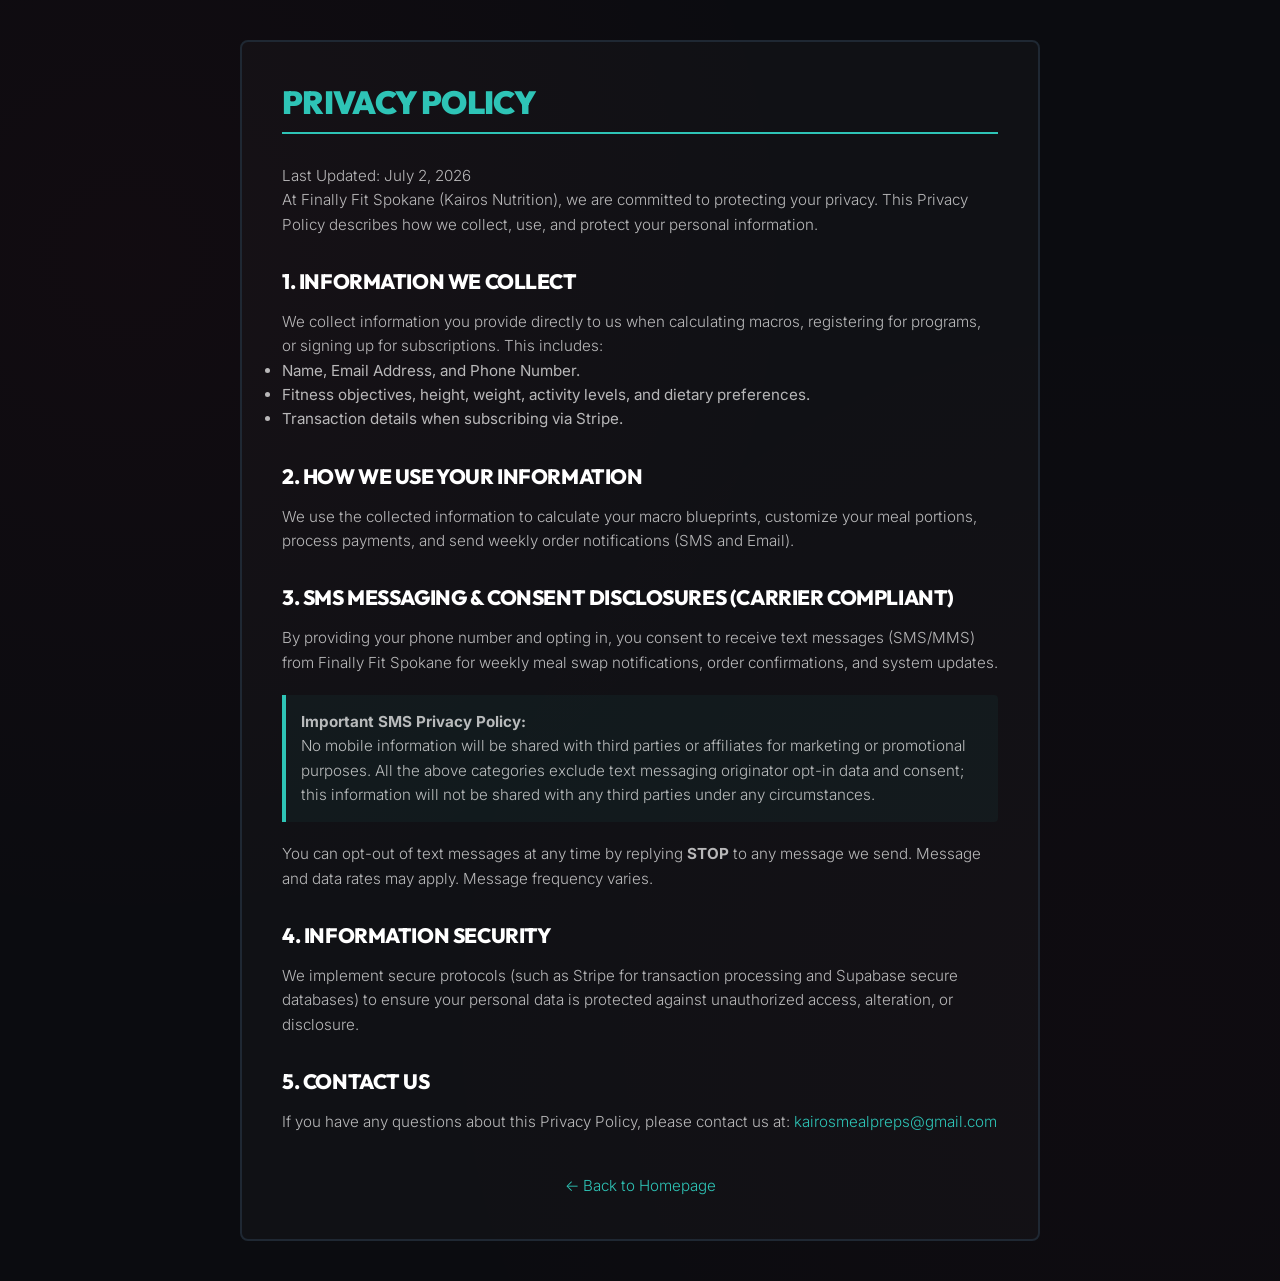
<file: privacy.html>
<!DOCTYPE html>
<html lang="en">
<head>
    <meta charset="UTF-8">
    <meta name="viewport" content="width=device-width, initial-scale=1.0">
    <title>Privacy Policy | Finally Fit Spokane</title>
    <link rel="stylesheet" href="style.css">
    <style>
        body {
            background-color: #0b0c10;
            color: #ffffff;
            font-family: 'Inter', sans-serif;
            padding: 40px 20px;
            line-height: 1.6;
        }
        .privacy-container {
            max-width: 800px;
            margin: 0 auto;
            background: rgba(255, 255, 255, 0.02);
            border: 2px solid #1f2833;
            border-radius: 8px;
            padding: 40px;
        }
        h1 {
            color: #2ec4b6;
            border-bottom: 2px solid #2ec4b6;
            padding-bottom: 10px;
            font-size: 2rem;
            margin-bottom: 30px;
        }
        h2 {
            color: #ffffff;
            font-size: 1.3rem;
            margin-top: 30px;
            margin-bottom: 15px;
        }
        p, li {
            color: rgba(255, 255, 255, 0.7);
            font-size: 0.95rem;
        }
        .highlight-box {
            background: rgba(46, 196, 182, 0.05);
            border-left: 4px solid #2ec4b6;
            padding: 15px;
            margin: 20px 0;
            border-radius: 0 4px 4px 0;
        }
        a {
            color: #2ec4b6;
            text-decoration: none;
        }
        a:hover {
            text-decoration: underline;
        }
    </style>

    <!-- Meta Pixel Code -->
    <script>
    !function(f,b,e,v,n,t,s)
    {if(f.fbq)return;n=f.fbq=function(){n.callMethod?
    n.callMethod.apply(n,arguments):n.queue.push(arguments)};
    if(!f._fbq)f._fbq=n;n.push=n;n.loaded=!0;n.version='2.0';
    n.queue=[];t=b.createElement(e);t.async=!0;
    t.src=v;s=b.getElementsByTagName(e)[0];
    s.parentNode.insertBefore(t,s)}(window, document,'script',
    'https://connect.facebook.net/en_US/fbevents.js');
    fbq('init', '1425744796042364');
    fbq('track', 'PageView');
    </script>
    <noscript><img height="1" width="1" style="display:none"
    src="https://www.facebook.com/tr?id=1425744796042364&ev=PageView&noscript=1"
    /></noscript>
    <!-- End Meta Pixel Code -->
</head>
<body>

<div class="privacy-container">
    <h1>Privacy Policy</h1>
    <p>Last Updated: July 2, 2026</p>
    
    <p>At Finally Fit Spokane (Kairos Nutrition), we are committed to protecting your privacy. This Privacy Policy describes how we collect, use, and protect your personal information.</p>

    <h2>1. Information We Collect</h2>
    <p>We collect information you provide directly to us when calculating macros, registering for programs, or signing up for subscriptions. This includes:</p>
    <ul>
        <li>Name, Email Address, and Phone Number.</li>
        <li>Fitness objectives, height, weight, activity levels, and dietary preferences.</li>
        <li>Transaction details when subscribing via Stripe.</li>
    </ul>

    <h2>2. How We Use Your Information</h2>
    <p>We use the collected information to calculate your macro blueprints, customize your meal portions, process payments, and send weekly order notifications (SMS and Email).</p>

    <h2>3. SMS Messaging & Consent Disclosures (Carrier Compliant)</h2>
    <p>By providing your phone number and opting in, you consent to receive text messages (SMS/MMS) from Finally Fit Spokane for weekly meal swap notifications, order confirmations, and system updates.</p>
    
    <div class="highlight-box">
        <p><strong>Important SMS Privacy Policy:</strong><br>
        No mobile information will be shared with third parties or affiliates for marketing or promotional purposes. All the above categories exclude text messaging originator opt-in data and consent; this information will not be shared with any third parties under any circumstances.</p>
    </div>
    
    <p>You can opt-out of text messages at any time by replying <strong>STOP</strong> to any message we send. Message and data rates may apply. Message frequency varies.</p>

    <h2>4. Information Security</h2>
    <p>We implement secure protocols (such as Stripe for transaction processing and Supabase secure databases) to ensure your personal data is protected against unauthorized access, alteration, or disclosure.</p>

    <h2>5. Contact Us</h2>
    <p>If you have any questions about this Privacy Policy, please contact us at: <a href="mailto:kairosmealpreps@gmail.com">kairosmealpreps@gmail.com</a></p>
    
    <p style="margin-top: 40px; text-align: center;"><a href="index.html">← Back to Homepage</a></p>
</div>

</body>
</html>
</file>
<file: post-falls/style.css>
/* ==========================================================================
   FINALLY FIT - SLEEK, MODERN & LUXURIOUS STYLE SYSTEM (style.css)
   Matches the premium dark-mode brand identity of kairosmealpreps.com
   ========================================================================== */

@import url('https://fonts.googleapis.com/css2?family=Outfit:wght@300;400;500;600;700;800;900&family=Inter:wght@300;400;500;600;700&display=swap');

:root {
    /* Color Palette - Premium Luxurious Dark & High-End Brand Crimson Accents */
    --color-black: #000000;
    --color-dark-bg: #000000;       /* Deep obsidian black from kairosmealpreps.com */
    --color-card-bg: #0A0A0A;       /* Sleek surface dark */
    --color-white: #FFFFFF;
    
    /* Brand Accent Colors - Rich Crimson Red */
    --brand-red: #D90429;           /* Rich crimson red from main site */
    --brand-red-hover: #EF233C;     /* Red hover state */
    --brand-red-glow: rgba(217, 4, 41, 0.25);
    --brand-red-light: rgba(217, 4, 41, 0.05);
    
    /* Grays & Borders */
    --color-gray-100: #F8F9FA;
    --color-gray-200: #E9ECEF;
    --color-gray-700: #3F3F46;
    --color-gray-800: #27272A;
    --color-gray-900: #18181B;
    --color-border: rgba(255, 255, 255, 0.08);
    --color-border-focus: rgba(217, 4, 41, 0.4);
    
    /* Typography */
    --font-primary: 'Outfit', sans-serif;
    --font-secondary: 'Inter', sans-serif;
    
    /* Transitions & Animations */
    --transition-fast: 0.2s ease;
    --transition-slow: 0.6s cubic-bezier(0.16, 1, 0.3, 1);
}

/* Base resets & layouts */
* {
    box-sizing: border-box;
    margin: 0;
    padding: 0;
}

html {
    scroll-behavior: smooth;
}

body {
    background-color: var(--color-black);
    color: var(--color-white);
    font-family: var(--font-secondary);
    line-height: 1.85;
    overflow-x: hidden;
    -webkit-font-smoothing: antialiased;
    background-image: 
        radial-gradient(circle at 10% 20%, rgba(217, 4, 41, 0.03) 0%, transparent 45%),
        radial-gradient(circle at 90% 80%, rgba(217, 4, 41, 0.02) 0%, transparent 50%);
}

.container {
    max-width: 1200px;
    margin: 0 auto;
    padding: 0 24px;
}

/* Typography elements */
h1, h2, h3, h4, .font-heading {
    font-family: var(--font-primary);
    font-weight: 800;
    text-transform: uppercase;
    letter-spacing: -0.02em;
    color: var(--color-white);
}

h1 {
    font-size: clamp(2.5rem, 6vw, 4.8rem);
    line-height: 1.25;
    font-weight: 900;
}

h2 {
    font-size: clamp(1.8rem, 4.5vw, 3rem);
    line-height: 1.35;
    font-weight: 800;
}

h3 {
    font-size: clamp(1.3rem, 2.5vw, 1.8rem);
    line-height: 1.4;
    font-weight: 700;
}

h4 {
    font-size: 1.25rem;
    font-weight: 700;
}

p {
    font-family: var(--font-secondary);
    font-size: 1.05rem;
    color: rgba(255, 255, 255, 0.65);
    font-weight: 300;
}

.subheading {
    font-family: var(--font-primary);
    font-size: 1.25rem;
    font-weight: 400;
    letter-spacing: 0.05em;
    color: rgba(255, 255, 255, 0.85);
}

span.highlight {
    color: var(--brand-red);
    text-shadow: 0 0 30px var(--brand-red-glow);
}

/* Header & Announcement Top Bar */
.top-bar {
    background-color: var(--color-dark-bg);
    color: rgba(255, 255, 255, 0.8);
    padding: 10px 24px;
    text-align: center;
    font-family: var(--font-primary);
    font-weight: 600;
    font-size: 0.85rem;
    letter-spacing: 0.08em;
    text-transform: uppercase;
    border-bottom: 1px solid var(--color-border);
    position: relative;
    z-index: 100;
}

.top-bar span {
    color: var(--brand-red);
    font-weight: 800;
}

.header-nav {
    background-color: rgba(0, 0, 0, 0.75);
    backdrop-filter: blur(20px);
    border-bottom: 1px solid var(--color-border);
    position: sticky;
    top: 0;
    z-index: 99;
    padding: 16px 0;
    transition: var(--transition-fast);
}

.nav-flex {
    display: flex;
    justify-content: space-between;
    align-items: center;
}

.logo-link {
    display: flex;
    align-items: center;
    text-decoration: none;
    gap: 12px;
}

.logo-img {
    height: 76px;
    border: 1px solid rgba(255, 255, 255, 0.15);
    border-radius: 12px;
    padding: 4px;
    background: rgba(255, 255, 255, 0.02);
}

.logo-text-wrap {
    display: flex;
    flex-direction: column;
    line-height: 0.95;
}

.logo-brand {
    font-family: var(--font-primary);
    font-size: 1.8rem;
    color: var(--color-white);
    letter-spacing: -0.5px;
    font-weight: 800;
}

.logo-tagline {
    font-family: var(--font-primary);
    font-size: 0.7rem;
    font-weight: 700;
    color: var(--brand-red);
    text-transform: uppercase;
    letter-spacing: 1px;
    margin-top: 2px;
}

.nav-links-list {
    display: flex;
    align-items: center;
    gap: 36px;
    list-style: none;
}

.nav-link-item {
    text-decoration: none;
    color: rgba(255, 255, 255, 0.65);
    font-family: var(--font-primary);
    font-weight: 600;
    font-size: 0.9rem;
    transition: var(--transition-fast);
    text-transform: uppercase;
    letter-spacing: 0.05em;
}

.nav-link-item:hover {
    color: var(--color-white);
    text-shadow: 0 0 15px rgba(255, 255, 255, 0.3);
}

/* Premium Buttons - Matches https://kairosmealpreps.com style */
.brutalist-btn {
    display: inline-block;
    padding: 0.85rem 2.2rem;
    font-family: var(--font-primary);
    font-weight: 700;
    text-transform: uppercase;
    letter-spacing: 0.08em;
    text-decoration: none;
    border-radius: 6px;
    transition: var(--transition-slow);
    cursor: pointer;
    border: none;
    position: relative;
    overflow: hidden;
    color: var(--color-white);
    background-color: var(--brand-red);
    box-shadow: 0 0 0 rgba(217, 4, 41, 0);
}

.brutalist-btn:hover {
    background-color: var(--brand-red-hover);
    transform: translateY(-2px);
    box-shadow: 0 0 35px var(--brand-red-glow);
}

.brutalist-btn:active {
    transform: translateY(1px);
}

.brutalist-btn.btn-charcoal {
    background-color: transparent;
    color: var(--color-white);
    border: 1px solid rgba(255, 255, 255, 0.2);
}

.brutalist-btn.btn-charcoal:hover {
    background-color: var(--color-white);
    color: var(--color-black);
    border-color: var(--color-white);
    box-shadow: 0 0 30px rgba(255, 255, 255, 0.25);
}

/* Sleek Luxury Hero & Grid */
.hero-sec {
    padding: 100px 0;
    border-bottom: 1px solid var(--color-border);
    position: relative;
    background-color: var(--color-black);
}

.hero-grid {
    display: grid;
    grid-template-columns: 1fr 1fr;
    gap: 48px;
    align-items: center;
}

.hero-pill {
    display: inline-block;
    background: rgba(255, 255, 255, 0.03);
    color: var(--color-white);
    padding: 0.5rem 1.25rem;
    border-radius: 50px;
    font-family: var(--font-primary);
    font-weight: 700;
    font-size: 0.8rem;
    text-transform: uppercase;
    letter-spacing: 0.08em;
    border: 1px solid var(--color-border);
    margin-bottom: 24px;
}

.hero-pill-dot {
    display: inline-block;
    width: 8px;
    height: 8px;
    border-radius: 50%;
    background-color: var(--brand-red);
    margin-right: 8px;
    vertical-align: middle;
    box-shadow: 0 0 10px var(--brand-red);
}

.hero-content h1 {
    margin-bottom: 24px;
}

.hero-content p {
    margin-bottom: 36px;
    font-size: 1.15rem;
    line-height: 1.85;
}

/* Luxurious Card Element */
.brutalist-card {
    background-color: var(--color-card-bg);
    border: 1px solid var(--color-border);
    border-radius: 12px;
    box-shadow: 0 20px 40px rgba(0, 0, 0, 0.5);
    transition: var(--transition-slow);
}

.brutalist-card.hover-lift:hover {
    transform: translateY(-4px);
    border-color: rgba(255, 255, 255, 0.2);
    box-shadow: 0 30px 60px rgba(0, 0, 0, 0.7);
}

/* Sleek Premium Quiz Widget (Glassmorphic dark-theme SaaS style) */
.quiz-widget {
    background: rgba(10, 10, 10, 0.7);
    backdrop-filter: blur(15px);
    -webkit-backdrop-filter: blur(15px);
    border: 1px solid rgba(255, 255, 255, 0.08);
    border-radius: 16px;
    box-shadow: 0 25px 50px -12px rgba(0, 0, 0, 0.5), 0 0 40px rgba(255, 255, 255, 0.02);
    padding: 40px;
    position: relative;
    overflow: hidden;
}

.quiz-widget::before {
    content: '';
    position: absolute;
    top: 0;
    left: 0;
    right: 0;
    height: 4px;
    background: linear-gradient(90deg, var(--brand-red), #ff5e3a);
    box-shadow: 0 2px 20px rgba(217, 4, 41, 0.4);
}

.quiz-header {
    border-bottom: 1px solid rgba(255, 255, 255, 0.06);
    padding-bottom: 16px;
    margin-bottom: 24px;
    display: flex;
    justify-content: space-between;
    align-items: center;
}

.quiz-title {
    font-family: var(--font-primary);
    font-weight: 700;
    font-size: 0.85rem;
    text-transform: uppercase;
    letter-spacing: 0.08em;
    color: rgba(255, 255, 255, 0.45);
}

.quiz-progress-num {
    font-family: var(--font-primary);
    font-weight: 750;
    font-size: 0.85rem;
    color: var(--brand-red);
}

.quiz-progress-bar {
    height: 4px;
    background: rgba(255, 255, 255, 0.05);
    border-radius: 10px;
    overflow: hidden;
    margin-bottom: 32px;
}

.quiz-progress-fill {
    height: 100%;
    width: 0%;
    background: linear-gradient(90deg, var(--brand-red), #ff5e3a);
    transition: width 0.4s cubic-bezier(0.4, 0, 0.2, 1);
    box-shadow: 0 0 15px rgba(217, 4, 41, 0.4);
}

.quiz-step-pane {
    display: none;
}

.quiz-step-pane.active {
    display: block;
    animation: stepReveal 0.4s ease-out;
}

@keyframes stepReveal {
    from { opacity: 0; transform: translateY(8px); }
    to { opacity: 1; transform: translateY(0); }
}

.quiz-question-title {
    font-family: var(--font-primary);
    font-weight: 700;
    font-size: 1.4rem;
    margin-bottom: 24px;
    line-height: 1.45;
}

.quiz-options-group {
    display: flex;
    flex-direction: column;
    gap: 12px;
}

.quiz-btn-option {
    background: rgba(255, 255, 255, 0.03);
    border: 1.5px solid rgba(255, 255, 255, 0.08);
    color: rgba(255, 255, 255, 0.9);
    padding: 18px 20px;
    border-radius: 10px;
    font-family: var(--font-primary);
    font-weight: 600;
    font-size: 1.0rem;
    text-align: left;
    cursor: pointer;
    transition: all 0.25s cubic-bezier(0.4, 0, 0.2, 1);
    display: flex;
    justify-content: space-between;
    align-items: center;
}

.quiz-btn-option:hover {
    background: rgba(255, 255, 255, 0.06);
    border-color: rgba(255, 255, 255, 0.25);
    color: var(--color-white);
    transform: translateX(4px);
    box-shadow: 0 5px 15px rgba(0, 0, 0, 0.2);
}

.quiz-btn-option.selected {
    background: linear-gradient(135deg, rgba(217, 4, 41, 0.15) 0%, rgba(217, 4, 41, 0.05) 100%);
    border-color: var(--brand-red);
    color: var(--color-white);
    box-shadow: 0 0 25px rgba(217, 4, 41, 0.15);
    font-weight: 700;
}

.quiz-btn-option::after {
    content: '→';
    opacity: 0;
    transform: translateX(-5px);
    transition: all 0.25s ease;
    color: var(--brand-red);
    font-weight: 700;
}

.quiz-btn-option:hover::after,
.quiz-btn-option.selected::after {
    opacity: 1;
    transform: translateX(0);
}

/* Centered Input Styling like Kairos */
.quiz-input-field {
    width: 100%;
    background: rgba(255, 255, 255, 0.02);
    border: 1.5px solid rgba(255, 255, 255, 0.08);
    border-radius: 8px;
    padding: 16px 20px;
    font-family: var(--font-secondary);
    font-size: 1.05rem;
    color: var(--color-white);
    outline: none;
    transition: all 0.25s cubic-bezier(0.4, 0, 0.2, 1);
    margin-bottom: 15px;
    text-align: center;
}

.quiz-input-field::placeholder {
    color: rgba(255, 255, 255, 0.3);
}

.quiz-input-field:focus {
    border-color: var(--brand-red);
    background: rgba(255, 255, 255, 0.05);
    box-shadow: 0 0 20px rgba(217, 4, 41, 0.25);
}

.quiz-input-grid {
    display: grid;
    grid-template-columns: 1fr 1fr;
    gap: 12px;
    margin-bottom: 12px;
}

/* Remove spin buttons */
.quiz-input-field[type="number"]::-webkit-inner-spin-button,
.quiz-input-field[type="number"]::-webkit-outer-spin-button {
  -webkit-appearance: none;
  margin: 0;
}
.quiz-input-field[type="number"] {
  -moz-appearance: textfield;
}

.quiz-nav-row {
    display: flex;
    gap: 12px;
    margin-top: 24px;
}

.quiz-back-btn {
    flex: 1;
    background: transparent;
    border: 1.5px solid rgba(255, 255, 255, 0.15);
    color: rgba(255, 255, 255, 0.7);
    padding: 16px;
    border-radius: 8px;
    font-family: var(--font-primary);
    font-weight: 600;
    font-size: 0.95rem;
    cursor: pointer;
    transition: all 0.25s ease;
    text-transform: uppercase;
}

.quiz-back-btn:hover {
    border-color: rgba(255, 255, 255, 0.3);
    color: var(--color-white);
    background: rgba(255, 255, 255, 0.03);
}

/* Premium Visual Meal Plan Cards */
.meal-card-premium {
    background: rgba(255, 255, 255, 0.02) !important;
    border: 1.5px solid rgba(255, 255, 255, 0.08) !important;
    border-radius: 12px !important;
    overflow: hidden;
    display: flex;
    flex-direction: column;
    transition: all 0.3s cubic-bezier(0.4, 0, 0.2, 1);
    box-shadow: 0 15px 35px rgba(0, 0, 0, 0.3);
}

.meal-card-premium:hover {
    transform: translateY(-5px);
    border-color: rgba(217, 4, 41, 0.3) !important;
    box-shadow: 0 20px 45px rgba(217, 4, 41, 0.15);
}

.quiz-next-btn {
    flex: 2;
}

/* Sleek Results Reveal Dashboard */
.results-pane {
    display: none;
    animation: paneReveal 0.8s cubic-bezier(0.16, 1, 0.3, 1) both;
}

@keyframes paneReveal {
    from { opacity: 0; transform: translateY(40px); }
    to { opacity: 1; transform: translateY(0); }
}

.results-header-box {
    text-align: center;
    max-width: 850px;
    margin: 0 auto 56px auto;
    background: linear-gradient(135deg, rgba(217, 4, 41, 0.05) 0%, rgba(0,0,0,0) 100%);
    border: 1px solid var(--color-border-focus);
    border-radius: 16px;
    padding: 48px 32px;
    box-shadow: 0 30px 60px rgba(0,0,0,0.6);
}

.results-header-box h2 {
    font-size: clamp(1.8rem, 4vw, 2.6rem);
    margin-bottom: 8px;
}

.coach-summary-subtitle {
    font-family: var(--font-primary);
    font-size: 1.15rem;
    color: rgba(255, 255, 255, 0.7);
    margin-bottom: 24px;
    font-weight: 500;
}

.macro-box-grid {
    display: grid;
    grid-template-columns: repeat(4, 1fr);
    gap: 18px;
    margin-top: 32px;
}

.macro-stat-card {
    background: rgba(255, 255, 255, 0.02);
    border: 1px solid var(--color-border);
    border-radius: 10px;
    padding: 20px 8px;
    text-align: center;
    transition: var(--transition-fast);
}

.macro-stat-card.calorie-card {
    background-color: rgba(255, 255, 255, 0.05);
    border-color: rgba(255, 255, 255, 0.15);
}

.macro-val {
    font-family: var(--font-primary);
    font-size: clamp(1.8rem, 3.5vw, 2.4rem);
    font-weight: 850;
    line-height: 1;
    margin-bottom: 6px;
    color: var(--color-white);
}

.macro-label {
    font-family: var(--font-primary);
    font-weight: 700;
    font-size: 0.75rem;
    color: rgba(255, 255, 255, 0.4);
    text-transform: uppercase;
    letter-spacing: 0.1em;
}

/* Pricing Section - Modern dark luxury cards */
.pricing-title-wrap {
    text-align: center;
    margin-bottom: 40px;
}

.pricing-title-wrap span {
    font-family: var(--font-primary);
    font-weight: 750;
    font-size: 0.85rem;
    color: var(--brand-red);
    text-transform: uppercase;
    letter-spacing: 0.15em;
    display: block;
    margin-bottom: 8px;
}

.pricing-grid {
    display: grid;
    grid-template-columns: repeat(3, 1fr);
    gap: 30px;
    margin-bottom: 64px;
}

.pricing-card {
    display: flex;
    flex-direction: column;
    padding: 40px 32px;
    position: relative;
    background-color: var(--color-card-bg);
}

.pricing-card.popular {
    border-color: var(--brand-red);
    box-shadow: 0 0 35px var(--brand-red-glow);
    transform: scale(1.02);
    z-index: 2;
}

.pricing-badge {
    position: absolute;
    top: -14px;
    right: 24px;
    background: var(--brand-red);
    color: var(--color-white);
    font-family: var(--font-primary);
    font-weight: 800;
    font-size: 0.75rem;
    padding: 6px 14px;
    border-radius: 50px;
    text-transform: uppercase;
    letter-spacing: 0.05em;
}

.pricing-tier-name {
    font-size: 1.5rem;
    margin-bottom: 8px;
    font-family: var(--font-primary);
    font-weight: 750;
}

.pricing-tier-desc {
    font-size: 0.9rem;
    color: rgba(255, 255, 255, 0.45);
    margin-bottom: 24px;
    font-weight: 300;
}

.pricing-price-wrap {
    display: flex;
    align-items: baseline;
    gap: 4px;
    margin-bottom: 28px;
}

.price-symbol {
    font-family: var(--font-primary);
    font-size: 1.6rem;
    font-weight: 800;
    color: var(--brand-red);
}

.price-num {
    font-family: var(--font-primary);
    font-size: 3.4rem;
    line-height: 1;
    font-weight: 800;
}

.price-period {
    font-family: var(--font-primary);
    font-weight: 600;
    font-size: 0.9rem;
    color: rgba(255, 255, 255, 0.4);
    text-transform: uppercase;
    letter-spacing: 0.05em;
}

.pricing-features-list {
    list-style: none;
    margin-bottom: 36px;
    display: flex;
    flex-direction: column;
    gap: 12px;
    flex: 1;
}

.pricing-features-list li {
    display: flex;
    align-items: center;
    gap: 10px;
    font-size: 0.95rem;
    color: rgba(255, 255, 255, 0.8);
    font-weight: 300;
}

.price-check {
    color: var(--brand-red);
    font-weight: 800;
}

/* Chef Meal Recommendations Showcase */
.meal-showcase-title {
    text-align: center;
    margin-bottom: 32px;
}

.meal-showcase-grid {
    display: flex;
    flex-wrap: wrap;
    justify-content: center;
    gap: 20px;
    margin-bottom: 64px;
    max-width: 960px;
    margin-left: auto;
    margin-right: auto;
}

.meal-item-card {
    background: var(--color-card-bg);
    border: 1px solid var(--color-border);
    border-radius: 12px;
    overflow: hidden;
    flex: 1 1 280px;
    max-width: 300px;
    min-width: 250px;
}

.meal-img-placeholder {
    height: 180px;
    background-color: rgba(255, 255, 255, 0.02);
    display: flex;
    flex-direction: column;
    justify-content: center;
    align-items: center;
    font-size: 2.8rem;
    border-bottom: 1px solid var(--color-border);
    position: relative;
}

.meal-badge-tag {
    position: absolute;
    top: 12px;
    left: 12px;
    background: rgba(0, 0, 0, 0.7);
    border: 1px solid var(--color-border);
    border-radius: 4px;
    padding: 3px 10px;
    font-size: 0.7rem;
    font-family: var(--font-primary);
    font-weight: 700;
    text-transform: uppercase;
    letter-spacing: 0.05em;
}

.meal-card-body {
    padding: 24px;
}

.meal-card-title {
    font-size: 1.2rem;
    margin-bottom: 8px;
    font-family: var(--font-primary);
    font-weight: 750;
    text-transform: capitalize;
    letter-spacing: normal;
}

.meal-card-desc {
    font-size: 0.9rem;
    color: rgba(255, 255, 255, 0.5);
    line-height: 1.75;
    font-weight: 300;
}

/* Done-For-You Promises Section */
.promise-sec {
    padding: 100px 0;
    background-color: var(--color-dark-bg);
    border-bottom: 1px solid var(--color-border);
}

.sec-title-wrap {
    text-align: center;
    max-width: 700px;
    margin: 0 auto 64px auto;
}

.sec-tag {
    font-family: var(--font-primary);
    font-weight: 750;
    font-size: 0.85rem;
    color: var(--brand-red);
    text-transform: uppercase;
    letter-spacing: 0.15em;
    margin-bottom: 12px;
    display: block;
}

.sec-title-wrap h2 {
    margin-bottom: 16px;
}

.promise-grid {
    display: grid;
    grid-template-columns: repeat(3, 1fr);
    gap: 32px;
}

.promise-card {
    padding: 48px 32px;
    text-align: center;
    background-color: var(--color-black);
}

.promise-icon {
    width: 64px;
    height: 64px;
    border-radius: 50%;
    background-color: var(--brand-red-light);
    border: 1px solid var(--brand-red);
    display: flex;
    align-items: center;
    justify-content: center;
    margin: 0 auto 24px auto;
    color: var(--brand-red);
    box-shadow: 0 0 20px var(--brand-red-glow);
}

.promise-icon svg {
    width: 28px;
    height: 28px;
    stroke: currentColor;
    stroke-width: 2;
}

.promise-card h3 {
    margin-bottom: 12px;
    font-family: var(--font-primary);
    font-weight: 750;
}

.promise-card p {
    font-size: 0.95rem;
    color: rgba(255, 255, 255, 0.55);
    font-weight: 300;
}

/* Comparison Section */
.compare-sec {
    padding: 100px 0;
    border-bottom: 1px solid var(--color-border);
    background: var(--color-black);
}

.compare-grid {
    display: grid;
    grid-template-columns: 1fr 1fr;
    gap: 40px;
    max-width: 1000px;
    margin: 0 auto;
}

.compare-card {
    padding: 40px;
}

.compare-card.standard-plan {
    background-color: var(--color-dark-bg);
}

.compare-card.standard-plan h3 {
    color: rgba(255, 255, 255, 0.4);
}

.compare-card h3 {
    margin-bottom: 24px;
    font-size: 1.4rem;
    font-family: var(--font-primary);
    font-weight: 800;
    letter-spacing: 0.05em;
}

.compare-list {
    list-style: none;
    display: flex;
    flex-direction: column;
    gap: 16px;
}

.compare-list li {
    display: flex;
    align-items: flex-start;
    gap: 12px;
    font-size: 0.95rem;
    color: rgba(255, 255, 255, 0.7);
    font-weight: 300;
}

.compare-marker {
    display: flex;
    align-items: center;
    justify-content: center;
    width: 22px;
    height: 22px;
    border-radius: 50%;
    font-size: 0.75rem;
    font-weight: 800;
    flex-shrink: 0;
    margin-top: 2px;
}

.standard-plan .compare-marker {
    background: rgba(255, 255, 255, 0.05);
    color: rgba(255, 255, 255, 0.3);
    border: 1px solid rgba(255, 255, 255, 0.1);
}

.finally-fit-plan {
    border-color: var(--brand-red);
    box-shadow: 0 10px 40px var(--brand-red-glow);
}

.finally-fit-plan .compare-marker {
    background: var(--brand-red-light);
    color: var(--brand-red);
    border: 1px solid var(--brand-red);
}

/* Locations & Partnership Studio Display */
.partner-sec {
    padding: 100px 0;
    background-color: var(--color-dark-bg);
    border-bottom: 1px solid var(--color-border);
}

.partner-box {
    display: grid;
    grid-template-columns: 0.95fr 1.05fr;
    gap: 48px;
    align-items: center;
}

.partner-graphics {
    position: relative;
    display: flex;
    justify-content: center;
    align-items: center;
}

.partner-bg-ring {
    position: absolute;
    width: 380px;
    height: 380px;
    border-radius: 50%;
    border: 1.5px dashed rgba(217, 4, 41, 0.15);
    animation: rotate-dashed 60s linear infinite;
}

.studio-card {
    background: var(--color-black);
    border: 1px solid var(--color-border);
    border-radius: 12px;
    padding: 32px;
    width: 340px;
    box-shadow: 0 30px 60px rgba(0, 0, 0, 0.7);
    z-index: 2;
    transition: var(--transition-fast);
}

.studio-badge {
    background: var(--brand-red-light);
    color: var(--brand-red);
    border: 1px solid var(--brand-red);
    font-family: var(--font-primary);
    font-weight: 700;
    font-size: 0.65rem;
    padding: 4px 10px;
    border-radius: 50px;
    text-transform: uppercase;
    display: inline-block;
    margin-bottom: 16px;
    letter-spacing: 0.05em;
}

.studio-logo-flex {
    display: flex;
    justify-content: space-between;
    align-items: center;
    border-bottom: 1px solid var(--color-border);
    padding-bottom: 16px;
    margin-bottom: 20px;
}

.studio-name {
    font-size: 1.35rem;
    font-family: var(--font-primary);
    font-weight: 850;
}

.studio-loc {
    display: flex;
    align-items: center;
    gap: 10px;
    margin-bottom: 8px;
    font-weight: 600;
    font-family: var(--font-primary);
    font-size: 0.95rem;
}

.studio-loc-icon {
    color: var(--brand-red);
    font-size: 1.1rem;
}

.partner-content h2 {
    margin-bottom: 20px;
}

.partner-content p {
    margin-bottom: 28px;
    font-size: 1.05rem;
    line-height: 1.85;
}

.location-selector-box {
    border: 1px solid var(--color-border);
    border-radius: 8px;
    padding: 20px;
    background: rgba(255, 255, 255, 0.01);
}

.loc-option-title {
    font-family: var(--font-primary);
    font-weight: 700;
    font-size: 0.85rem;
    text-transform: uppercase;
    margin-bottom: 12px;
    color: rgba(255, 255, 255, 0.4);
    letter-spacing: 0.05em;
}

.loc-tags-flex {
    display: flex;
    gap: 12px;
}

.loc-tag {
    background: rgba(255, 255, 255, 0.02);
    border: 1px solid var(--color-border);
    border-radius: 6px;
    padding: 10px 20px;
    font-family: var(--font-primary);
    font-weight: 700;
    font-size: 0.85rem;
    cursor: pointer;
    transition: var(--transition-fast);
    text-transform: uppercase;
    letter-spacing: 0.05em;
    color: rgba(255, 255, 255, 0.7);
}

.loc-tag:hover {
    border-color: rgba(255, 255, 255, 0.25);
    color: var(--color-white);
}

.loc-tag.active {
    background: var(--brand-red);
    border-color: var(--brand-red);
    color: var(--color-white);
    box-shadow: 0 0 20px var(--brand-red-glow);
}

/* High-End Reviews / Success Stories */
.reviews-sec {
    padding: 100px 0;
    background-color: var(--color-black);
    border-bottom: 1px solid var(--color-border);
}

.reviews-grid {
    display: grid;
    grid-template-columns: repeat(3, 1fr);
    gap: 30px;
}

.review-card {
    padding: 36px;
    background-color: var(--color-card-bg);
}

.review-stars {
    color: var(--brand-red);
    font-size: 1rem;
    margin-bottom: 20px;
    letter-spacing: 3px;
}

.review-text {
    font-size: 0.95rem;
    line-height: 1.8;
    margin-bottom: 24px;
    color: rgba(255, 255, 255, 0.8);
    font-style: italic;
}

.review-author {
    display: flex;
    align-items: center;
    gap: 14px;
    border-top: 1px solid var(--color-border);
    padding-top: 20px;
}

.author-avatar {
    width: 42px;
    height: 42px;
    border-radius: 50%;
    background: linear-gradient(135deg, var(--brand-red), #EF233C);
    display: flex;
    align-items: center;
    justify-content: center;
    font-family: var(--font-primary);
    font-weight: 800;
    font-size: 1.05rem;
    color: var(--color-white);
    box-shadow: 0 4px 10px rgba(217, 4, 41, 0.2);
}

.author-info {
    display: flex;
    flex-direction: column;
}

.author-name {
    font-family: var(--font-primary);
    font-weight: 700;
    font-size: 0.9rem;
    color: var(--color-white);
}

.author-tag {
    font-size: 0.75rem;
    color: var(--brand-red);
    font-weight: 600;
    text-transform: uppercase;
    letter-spacing: 0.05em;
}

/* Luxurious Footer */
.footer-sec {
    background-color: #080808;
    color: rgba(255, 255, 255, 0.5);
    padding: 80px 0 40px 0;
    border-top: 1px solid var(--color-border);
}

.footer-grid {
    display: grid;
    grid-template-columns: 1.6fr 0.9fr;
    gap: 40px;
    border-bottom: 1px solid rgba(255, 255, 255, 0.05);
    padding-bottom: 56px;
    margin-bottom: 40px;
}

.footer-about h3 {
    color: var(--color-white);
    margin-bottom: 16px;
    font-size: 1.4rem;
}

.footer-about p {
    color: rgba(255, 255, 255, 0.5);
    font-size: 0.95rem;
    max-width: 500px;
}

.footer-links-col {
    display: flex;
    flex-direction: column;
    gap: 16px;
    align-items: flex-end;
}

.footer-link {
    color: rgba(255, 255, 255, 0.5);
    text-decoration: none;
    font-family: var(--font-primary);
    font-weight: 600;
    font-size: 0.85rem;
    transition: var(--transition-fast);
    text-transform: uppercase;
    letter-spacing: 0.05em;
}

.footer-link:hover {
    color: var(--color-white);
}

.footer-copyright {
    display: flex;
    justify-content: space-between;
    align-items: center;
    color: rgba(255, 255, 255, 0.35);
    font-size: 0.8rem;
    font-family: var(--font-primary);
    font-weight: 500;
}

/* Responsive updates */
@media (max-width: 992px) {
    .hero-grid {
        grid-template-columns: 1fr;
        gap: 48px;
    }
    
    .pricing-grid {
        grid-template-columns: 1fr;
        gap: 24px;
    }
    
    .pricing-card.popular {
        transform: scale(1);
    }

    
    .promise-grid {
        grid-template-columns: 1fr;
        gap: 20px;
    }
    
    .compare-grid {
        grid-template-columns: 1fr;
        gap: 24px;
    }
    
    .partner-box {
        grid-template-columns: 1fr;
        gap: 36px;
        text-align: center;
    }
    
    .partner-graphics {
        order: -1;
    }
    
    .loc-tags-flex {
        justify-content: center;
    }
    
    .reviews-grid {
        grid-template-columns: 1fr;
        gap: 24px;
    }

    .footer-links-col {
        align-items: flex-start;
    }
}

@media (max-width: 768px) {
    .nav-links-list {
        display: none;
    }
    
    .hero-sec {
        padding: 60px 0;
    }
    
    .macro-box-grid {
        grid-template-columns: 1fr 1fr;
        gap: 12px;
    }

    
    .footer-grid {
        grid-template-columns: 1fr;
        gap: 32px;
    }
    
    .footer-copyright {
        flex-direction: column;
        gap: 12px;
        text-align: center;
    }
}

/* ==========================================================================
   WEEKLY MEAL PLAN DOCUMENT PREVIEW PANEL
   ========================================================================== */

.weekly-plan-wrap {
    max-width: 950px;
    margin: 60px auto 80px auto;
}

.weekly-plan-card {
    background-color: var(--color-card-bg);
    border: 1px solid var(--color-border);
    border-radius: 12px;
    padding: 40px;
    box-shadow: 0 20px 40px rgba(0, 0, 0, 0.5);
    margin-top: 28px;
    position: relative;
    overflow: hidden;
}

.weekly-plan-card::before {
    content: '';
    position: absolute;
    top: 0;
    left: 0;
    right: 0;
    height: 4px;
    background: linear-gradient(90deg, var(--brand-red), #EF233C);
}

.plan-doc-header {
    display: flex;
    justify-content: space-between;
    align-items: center;
    border-bottom: 2px solid rgba(217, 4, 41, 0.3);
    padding-bottom: 20px;
    margin-bottom: 30px;
}

.plan-doc-brand {
    display: flex;
    flex-direction: column;
}

.plan-doc-sub {
    font-family: var(--font-primary);
    color: rgba(255, 255, 255, 0.4);
    font-size: 0.85rem;
    font-weight: 700;
    text-transform: uppercase;
    letter-spacing: 2px;
    margin-top: 4px;
}

.plan-doc-meta {
    display: flex;
    gap: 40px;
}

.meta-item {
    display: flex;
    flex-direction: column;
}

.meta-label {
    font-family: var(--font-primary);
    font-size: 0.75rem;
    color: rgba(255, 255, 255, 0.4);
    font-weight: 700;
    text-transform: uppercase;
    letter-spacing: 1px;
    margin-bottom: 4px;
}

.meta-value {
    font-family: var(--font-primary);
    font-size: 1.25rem;
    color: var(--color-white);
    font-weight: 750;
    text-transform: capitalize;
}

.plan-days-grid {
    display: grid;
    grid-template-columns: repeat(4, 1fr);
    gap: 20px;
}

.plan-day-column {
    background: rgba(255, 255, 255, 0.01);
    border: 1px solid rgba(255, 255, 255, 0.05);
    border-radius: 8px;
    overflow: hidden;
    transition: var(--transition-fast);
}

.plan-day-column:hover {
    border-color: rgba(255, 255, 255, 0.12);
    background: rgba(255, 255, 255, 0.02);
}

.day-header-bar {
    background: #0F0F10;
    color: var(--color-white);
    padding: 12px 16px;
    font-family: var(--font-primary);
    font-weight: 850;
    font-size: 0.95rem;
    letter-spacing: 1.5px;
    text-align: center;
    border-bottom: 1px solid rgba(255, 255, 255, 0.05);
}

.day-meals-table {
    width: 100%;
    border-collapse: collapse;
}

.day-meals-table tr {
    border-bottom: 1px solid rgba(255, 255, 255, 0.04);
}

.day-meals-table tr:last-child {
    border-bottom: none;
}

.meal-tag-cell {
    width: 32%;
    padding: 14px 12px 14px 16px;
    font-family: var(--font-primary);
    font-weight: 800;
    font-size: 0.72rem;
    letter-spacing: 0.5px;
}

.meal-name-cell {
    width: 68%;
    padding: 14px 16px 14px 8px;
    font-size: 0.88rem;
    color: rgba(255, 255, 255, 0.85);
    font-weight: 400;
    line-height: 1.4;
}

/* Custom Tag Color Accents matching user image categories */
.tag-breakfast {
    color: #2ec4b6; /* Teal Green */
}

.tag-lunch {
    color: #3a86c8; /* Premium Blue */
}

.tag-snack {
    color: #ffaa00; /* Vivid Orange/Yellow */
}

.tag-dinner {
    color: #d90429; /* Crimson Red */
}

.meal-tag-cell {
    display: flex;
    flex-direction: column;
    justify-content: flex-start;
    align-items: flex-start;
    gap: 4px;
}

.meal-tag-label {
    font-weight: 800;
    font-size: 0.72rem;
    letter-spacing: 0.5px;
}

.meal-price-badge {
    background: rgba(255, 255, 255, 0.05);
    border: 1px solid rgba(255, 255, 255, 0.1);
    color: var(--color-white);
    padding: 2px 6px;
    border-radius: 4px;
    font-size: 0.72rem;
    font-weight: 800;
    font-family: var(--font-primary);
}

.meal-main-name {
    font-weight: 750;
    font-size: 0.9rem;
    color: var(--color-white);
}

.meal-desc-details {
    font-size: 0.72rem;
    color: rgba(255, 255, 255, 0.5);
    margin-top: 2px;
    font-family: var(--font-primary);
    font-weight: 300;
}

.meal-macro-sub {
    font-size: 0.7rem;
    color: #2ec4b6; /* Teal accent */
    font-weight: 600;
    margin-top: 4px;
    letter-spacing: 0.3px;
    font-family: var(--font-primary);
}


/* Responsive updates for the Weekly Plan Grid */
@media (max-width: 1200px) {
    .plan-days-grid {
        grid-template-columns: repeat(2, 1fr);
    }
}

@media (max-width: 768px) {
    .plan-days-grid {
        grid-template-columns: 1fr;
    }
    .plan-doc-header {
        flex-direction: column;
        align-items: flex-start;
        gap: 16px;
    }
    .weekly-plan-card {
        padding: 24px;
    }
}

/* ==========================================================================
   PROGRAM PIVOT - CHECKOUT & MEMBER SAVINGS CUSTOM STYLES
   ========================================================================== */
.program-checkout-grid {
    display: flex;
    justify-content: center;
    margin: 0 auto 64px auto;
    max-width: 620px;
    width: 100%;
}

.program-main-card {
    border-color: var(--brand-red);
    box-shadow: 0 0 35px var(--brand-red-glow);
    z-index: 2;
    position: relative;
    background-color: var(--color-card-bg);
    width: 100%;
}

.savings-rate-grid {
    display: grid;
    grid-template-columns: 1fr 1fr;
    gap: 12px;
}

.rate-badge {
    background: rgba(255, 255, 255, 0.02);
    border: 1px solid var(--color-border);
    border-radius: 8px;
    padding: 16px 12px;
    text-align: center;
    display: flex;
    flex-direction: column;
    gap: 4px;
    transition: var(--transition-fast);
}

.rate-badge:hover {
    border-color: rgba(255, 255, 255, 0.15);
    background: rgba(255, 255, 255, 0.04);
}

.rate-label {
    font-family: var(--font-primary);
    font-size: 0.75rem;
    font-weight: 700;
    text-transform: uppercase;
    color: rgba(255, 255, 255, 0.45);
    letter-spacing: 0.05em;
}

.rate-price {
    font-family: var(--font-primary);
    font-size: 1.6rem;
    font-weight: 850;
    color: var(--color-white);
}

.rate-price small {
    font-size: 0.8rem;
    font-weight: 500;
    color: rgba(255, 255, 255, 0.4);
}

.rate-discount {
    font-family: var(--font-secondary);
    font-size: 0.75rem;
    color: #ffaa00;
    font-weight: 500;
}

.weekly-est-list {
    display: flex;
    flex-direction: column;
    gap: 12px;
    flex: 1;
}

.est-row {
    background: rgba(255, 255, 255, 0.02);
    border: 1px solid var(--color-border);
    border-radius: 8px;
    padding: 16px 20px;
    display: flex;
    justify-content: space-between;
    align-items: center;
    transition: var(--transition-fast);
}

.est-row:hover {
    background: rgba(255, 255, 255, 0.04);
    border-color: rgba(255, 255, 255, 0.15);
}

.est-row.highlighted-est {
    background: rgba(217, 4, 41, 0.02);
    border-color: rgba(217, 4, 41, 0.25);
    box-shadow: inset 0 0 15px rgba(217, 4, 41, 0.02);
}

.est-row.highlighted-est:hover {
    background: rgba(217, 4, 41, 0.04);
    border-color: rgba(217, 4, 41, 0.35);
}

.est-info {
    display: flex;
    flex-direction: column;
    gap: 2px;
}

.est-title {
    font-family: var(--font-primary);
    font-size: 1.05rem;
    font-weight: 750;
    color: var(--color-white);
    display: flex;
    align-items: center;
    gap: 8px;
}

.est-title .pop-tag {
    background: var(--brand-red);
    color: var(--color-white);
    font-size: 0.65rem;
    font-weight: 800;
    padding: 2px 8px;
    border-radius: 4px;
    text-transform: uppercase;
    letter-spacing: 0.05em;
}

.est-desc {
    font-family: var(--font-secondary);
    font-size: 0.8rem;
    color: rgba(255, 255, 255, 0.45);
    font-weight: 300;
}

.est-price-block {
    text-align: right;
    display: flex;
    flex-direction: column;
    gap: 2px;
}

.est-price {
    font-family: var(--font-primary);
    font-size: 1.25rem;
    font-weight: 800;
    color: var(--color-white);
}

.est-price small {
    font-size: 0.8rem;
    font-weight: 500;
    color: rgba(255, 255, 255, 0.4);
}

/* ==========================================================================
   PORTAL DASHBOARD SYSTEM - Clean, Premium Dark Mode UI Elements
   ========================================================================== */
.portal-body {
    background-color: var(--color-black);
    color: var(--color-white);
}

.portal-status-badge {
    background: rgba(255, 255, 255, 0.03);
    border: 1px solid var(--color-border);
    padding: 8px 16px;
    border-radius: 50px;
    display: flex;
    align-items: center;
    gap: 8px;
    font-family: var(--font-primary);
    font-size: 0.85rem;
}

.status-indicator-dot {
    width: 8px;
    height: 8px;
    border-radius: 50%;
    background-color: #2ec4b6;
}

.status-indicator-dot.active-pulse {
    box-shadow: 0 0 10px #2ec4b6;
    animation: statusPulse 1.8s infinite;
}

@keyframes statusPulse {
    0% { transform: scale(1); opacity: 1; }
    50% { transform: scale(1.3); opacity: 0.5; }
    100% { transform: scale(1); opacity: 1; }
}

.portal-main-sec {
    padding: 48px 0 80px 0;
}

.portal-loader-overlay {
    text-align: center;
    padding: 100px 0;
}

.portal-spinner {
    width: 50px;
    height: 50px;
    border: 4px solid rgba(255, 255, 255, 0.05);
    border-top: 4px solid var(--brand-red);
    border-radius: 50%;
    margin: 0 auto;
    animation: spin 1s linear infinite;
}

@keyframes spin {
    0% { transform: rotate(0deg); }
    100% { transform: rotate(360deg); }
}

/* Dashboard Grid Layout */
.portal-dashboard-grid {
    display: grid;
    grid-template-columns: 350px 1fr;
    gap: 40px;
    align-items: start;
}

.portal-sidebar-col {
    display: flex;
    flex-direction: column;
    gap: 24px;
}

.portal-user-card, .portal-macros-card, .portal-checkout-card {
    padding: 30px;
}

.portal-meta-box {
    margin-top: 20px;
    background: rgba(255, 255, 255, 0.02);
    border: 1px dashed var(--color-border);
    padding: 12px 16px;
    border-radius: 8px;
    display: flex;
    flex-direction: column;
    gap: 4px;
}

.portal-meta-box .meta-label {
    font-size: 0.75rem;
    color: rgba(255, 255, 255, 0.45);
    text-transform: uppercase;
}

.portal-meta-box .meta-value {
    font-size: 0.95rem;
    font-weight: 600;
}

/* Macros Card inside Sidebar */
.tier-indicator {
    display: inline-block;
    background: var(--brand-red-light);
    color: var(--brand-red);
    border: 1px solid var(--brand-red-glow);
    padding: 4px 10px;
    border-radius: 4px;
    font-size: 0.75rem;
    font-weight: 700;
    text-transform: uppercase;
    margin-top: 4px;
    margin-bottom: 20px;
}

.portal-macro-grid {
    display: grid;
    grid-template-columns: 1fr 1fr;
    gap: 12px;
}

.p-macro-item {
    background: rgba(255, 255, 255, 0.02);
    border: 1px solid var(--color-border);
    border-radius: 8px;
    padding: 14px 8px;
    text-align: center;
}

.p-macro-val {
    font-family: var(--font-primary);
    font-size: 1.4rem;
    font-weight: 850;
    display: block;
    line-height: 1.2;
}

.p-macro-label {
    font-size: 0.7rem;
    color: rgba(255, 255, 255, 0.4);
    text-transform: uppercase;
    letter-spacing: 0.5px;
    margin-top: 4px;
    display: block;
}

/* Pricing Bill Breakdown */
.price-breakdown-list {
    display: flex;
    flex-direction: column;
    gap: 10px;
    margin-top: 20px;
}

.price-break-row {
    display: flex;
    justify-content: space-between;
    font-size: 0.9rem;
    color: rgba(255, 255, 255, 0.7);
}

.price-break-row.total-row {
    border-top: 1px solid var(--color-border);
    padding-top: 14px;
    margin-top: 4px;
    font-family: var(--font-primary);
    font-size: 1.15rem;
    font-weight: 750;
    color: var(--color-white);
}

.price-break-row.total-row span:last-child {
    color: var(--brand-red);
    text-shadow: 0 0 10px var(--brand-red-glow);
}

/* Content Columns and Week Selector */
.portal-week-header {
    display: flex;
    justify-content: space-between;
    align-items: center;
    border-bottom: 1px solid var(--color-border);
    padding-bottom: 24px;
    margin-bottom: 30px;
}

.week-picker-indicator {
    background: rgba(255, 255, 255, 0.03);
    border: 1px solid var(--color-border);
    border-radius: 6px;
    padding: 8px 18px;
    font-family: var(--font-primary);
    font-weight: 700;
    font-size: 0.9rem;
}

.skip-alert-box {
    background: rgba(255, 170, 0, 0.05);
    border: 1px dashed rgba(255, 170, 0, 0.35);
    padding: 16px 20px;
    border-radius: 8px;
    margin-bottom: 30px;
    font-size: 0.9rem;
    line-height: 1.6;
}

/* Calendar Day Custom Card Row */
.portal-days-list {
    display: flex;
    flex-direction: column;
    gap: 30px;
}

.portal-day-row {
    background: var(--color-card-bg);
    border: 1px solid var(--color-border);
    border-radius: 12px;
    overflow: hidden;
    box-shadow: 0 15px 30px rgba(0,0,0,0.3);
}

.portal-day-row.skipped-day {
    opacity: 0.45;
}

.portal-day-header {
    background: rgba(255, 255, 255, 0.02);
    border-bottom: 1px solid var(--color-border);
    padding: 14px 24px;
    display: flex;
    justify-content: space-between;
    align-items: center;
}

.portal-day-title {
    font-family: var(--font-primary);
    font-weight: 800;
    font-size: 1rem;
    letter-spacing: 1px;
}

.portal-day-meta {
    font-size: 0.8rem;
    color: rgba(255, 255, 255, 0.4);
    font-weight: 500;
}

.portal-day-meals-grid {
    display: grid;
    grid-template-columns: repeat(5, 1fr);
}

.portal-meal-slot {
    padding: 24px;
    border-right: 1px solid var(--color-border);
    display: flex;
    flex-direction: column;
    justify-content: space-between;
    min-height: 190px;
    transition: var(--transition-fast);
}

.portal-meal-slot:last-child {
    border-right: none;
}

.portal-meal-slot:hover {
    background: rgba(255, 255, 255, 0.01);
}

.portal-meal-header {
    display: flex;
    justify-content: space-between;
    align-items: center;
    margin-bottom: 12px;
}

.portal-slot-label {
    font-family: var(--font-primary);
    font-weight: 850;
    font-size: 0.72rem;
    letter-spacing: 0.5px;
}

.portal-price-badge {
    background: rgba(255, 255, 255, 0.04);
    border: 1px solid rgba(255, 255, 255, 0.08);
    border-radius: 4px;
    padding: 2px 6px;
    font-family: var(--font-primary);
    font-size: 0.72rem;
    font-weight: 700;
}

.portal-meal-name {
    font-family: var(--font-primary);
    font-weight: 750;
    font-size: 0.95rem;
    line-height: 1.35;
    color: var(--color-white);
}

.portal-meal-weights {
    font-size: 0.72rem;
    color: rgba(255, 255, 255, 0.45);
    margin-top: 4px;
    font-family: var(--font-secondary);
    font-weight: 300;
}

.portal-meal-macros {
    color: #2ec4b6;
    font-size: 0.7rem;
    font-weight: 600;
    margin-top: 6px;
    font-family: var(--font-primary);
}

.portal-swap-btn {
    width: 100%;
    margin-top: 16px;
    background: rgba(255, 255, 255, 0.03);
    border: 1px solid rgba(255, 255, 255, 0.1);
    color: rgba(255, 255, 255, 0.75);
    padding: 6px 12px;
    border-radius: 4px;
    font-family: var(--font-primary);
    font-size: 0.75rem;
    font-weight: 700;
    text-transform: uppercase;
    cursor: pointer;
    transition: var(--transition-fast);
}

.portal-swap-btn:hover {
    background: var(--brand-red);
    border-color: var(--brand-red);
    color: var(--color-white);
    box-shadow: 0 0 10px var(--brand-red-glow);
}

/* Interactive Modal System */
.portal-modal-overlay {
    position: fixed;
    top: 0;
    left: 0;
    right: 0;
    bottom: 0;
    background: rgba(0, 0, 0, 0.85);
    backdrop-filter: blur(8px);
    display: flex;
    justify-content: center;
    align-items: center;
    z-index: 1000;
    padding: 24px;
}

.portal-modal-card {
    width: 100%;
    max-width: 600px;
    padding: 36px;
    position: relative;
    max-height: 85vh;
    display: flex;
    flex-direction: column;
}

.modal-header {
    display: flex;
    justify-content: space-between;
    align-items: start;
    border-bottom: 1px solid var(--color-border);
    padding-bottom: 18px;
    margin-bottom: 20px;
}

.modal-close-x {
    background: transparent;
    border: none;
    color: rgba(255, 255, 255, 0.4);
    font-size: 2rem;
    line-height: 0.7;
    cursor: pointer;
    transition: var(--transition-fast);
}

.modal-close-x:hover {
    color: var(--color-white);
}

.modal-body {
    overflow-y: auto;
    flex: 1;
    padding-right: 8px;
}

.modal-options-list {
    display: flex;
    flex-direction: column;
    gap: 12px;
}

.modal-meal-option {
    background: rgba(255, 255, 255, 0.02);
    border: 1px solid var(--color-border);
    border-radius: 8px;
    padding: 12px 16px;
    display: flex;
    justify-content: space-between;
    align-items: center;
    cursor: pointer;
    transition: var(--transition-fast);
    gap: 16px;
}

.modal-meal-option:hover {
    background: rgba(255, 255, 255, 0.05);
    border-color: rgba(255, 255, 255, 0.15);
}

.modal-meal-option.active-selection {
    background: var(--brand-red-light);
    border-color: var(--brand-red);
}

.opt-left-wrap {
    display: flex;
    align-items: center;
    gap: 16px;
    flex: 1;
}

.opt-img {
    width: 64px;
    height: 64px;
    border-radius: 6px;
    object-fit: contain;
    border: 1px solid var(--color-border);
    background: #ffffff;
    flex-shrink: 0;
    cursor: zoom-in;
    transition: transform 0.2s cubic-bezier(0.4, 0, 0.2, 1), border-color 0.2s, box-shadow 0.2s;
}

.opt-img:hover {
    transform: scale(1.08);
    border-color: var(--brand-red);
    box-shadow: 0 4px 12px rgba(0, 0, 0, 0.15);
}

.opt-details {
    display: flex;
    flex-direction: column;
    gap: 2px;
}

.opt-title {
    font-family: var(--font-primary);
    font-weight: 750;
    font-size: 1.05rem;
    color: var(--color-white);
}

.opt-weights {
    font-size: 0.75rem;
    color: rgba(255, 255, 255, 0.45);
}

.opt-macros {
    color: #2ec4b6;
    font-size: 0.75rem;
    font-weight: 600;
    margin-top: 4px;
    font-family: var(--font-primary);
}

.opt-price-block {
    text-align: right;
}

.opt-price {
    font-family: var(--font-primary);
    font-size: 1.15rem;
    font-weight: 800;
}

.opt-price-diff {
    font-size: 0.7rem;
    font-weight: 600;
    display: block;
    margin-top: 2px;
}

.diff-equal { color: rgba(255, 255, 255, 0.4); }
.diff-up { color: var(--brand-red); }
.diff-down { color: #2ec4b6; }

/* Responsive adjustments for Portal */
@media (max-width: 991px) {
    .portal-dashboard-grid {
        grid-template-columns: 1fr;
        gap: 30px;
    }
}

@media (max-width: 768px) {
    .portal-day-meals-grid {
        grid-template-columns: 1fr 1fr;
    }
    
    .portal-meal-slot {
        border-bottom: 1px solid var(--color-border);
        border-right: 1px solid var(--color-border);
        min-height: 170px;
    }
    
    .portal-meal-slot:nth-child(2n) {
        border-right: none;
    }
    
    .portal-meal-slot:last-child {
        border-bottom: none;
        border-right: none;
    }
}

@media (max-width: 480px) {
    .portal-day-meals-grid {
        grid-template-columns: 1fr;
    }
    
    .portal-meal-slot {
        border-right: none;
        border-bottom: 1px solid var(--color-border);
    }
    
    .portal-meal-slot:last-child {
        border-bottom: none;
    }
    
    .portal-week-header {
        flex-direction: column;
        align-items: flex-start;
        gap: 15px;
    }
}

/* Responsive updates for pricing grid */
@media (max-width: 991px) {
    .program-checkout-grid {
        grid-template-columns: 1fr;
        gap: 24px;
    }
}

/* ==========================================================================
   ADMIN DASHBOARD SYSTEM - Kitchen Operations Planner
   ========================================================================== */
.admin-body {
    background-color: var(--color-black);
}

.admin-tab-btn {
    border-radius: 6px;
    padding: 10px 24px;
    font-size: 0.85rem;
    transition: var(--transition-fast);
}

.admin-tab-btn.active-tab {
    background-color: var(--brand-red);
    color: var(--color-white);
    box-shadow: 0 0 15px var(--brand-red-glow);
    border-color: var(--brand-red);
}

/* Admin Data Table */
.admin-data-table th, .admin-data-table td {
    padding: 16px 20px;
}

.admin-data-table tbody tr {
    transition: var(--transition-fast);
    border-bottom: 1px solid var(--color-border);
}

.admin-data-table tbody tr:hover {
    background: rgba(255, 255, 255, 0.01);
}

.admin-data-table tbody tr:last-child {
    border-bottom: none;
}

/* Box Thermal Labels Styling on Screen */
.admin-labels-grid {
    display: grid;
    grid-template-columns: repeat(auto-fill, minmax(320px, 1fr));
    gap: 24px;
}

.admin-labels-grid.brother-ql {
    grid-template-columns: repeat(auto-fill, minmax(280px, 1fr));
}

.box-thermal-label {
    background: #ffffff;
    color: #000000;
    border: 2px solid #000000;
    border-radius: 4px;
    box-sizing: border-box;
    display: flex;
    flex-direction: column;
    box-shadow: 0 8px 24px rgba(0,0,0,0.12);
    font-family: 'Inter', sans-serif;
    text-align: center;
    position: relative; /* relative anchor for download icon positioning */
}

/* Individual label download button */
.label-download-btn {
    position: absolute;
    top: 10px;
    right: 10px;
    background: #000000;
    color: #ffffff;
    border: 2px solid #000000;
    border-radius: 50%;
    width: 28px;
    height: 28px;
    display: flex;
    align-items: center;
    justify-content: center;
    cursor: pointer;
    font-size: 0.85rem;
    font-weight: 700;
    transition: all 0.2s ease;
    z-index: 15;
}

.label-download-btn:hover {
    background: #ffffff;
    color: #000000;
}

/* Wide Thermal screen adjustments */
.box-thermal-label.wide-thermal {
    padding: 14px 18px;
}

/* Brother QL Portrait screen adjustments */
.box-thermal-label.brother-ql {
    padding: 12px 14px;
    max-width: 300px;
    margin: 0 auto;
}

.box-thermal-label.brother-ql .label-logo-svg {
    width: 80px;
    height: 44px;
}

.box-thermal-label.brother-ql .label-custom-logo {
    max-width: 120px;
    max-height: 44px;
}

.box-thermal-label.brother-ql .label-meal-title {
    font-size: 1.5rem;
}

.box-thermal-label.brother-ql .label-calories {
    font-size: 1.05rem;
    margin-bottom: 6px;
}

.box-thermal-label.brother-ql .label-macro-table th {
    font-size: 0.65rem;
    letter-spacing: 2px;
    text-indent: 2px;
}

.box-thermal-label.brother-ql .label-macro-table td {
    font-size: 1.15rem;
}

.box-thermal-label.brother-ql .label-ingredients-row,
.box-thermal-label.brother-ql .label-instructions-row {
    font-size: 0.65rem;
    line-height: 1.25;
}

.label-logo-area {
    text-align: center;
    margin-bottom: 8px;
    display: flex;
    flex-direction: column;
    align-items: center;
    color: #000000;
}

.label-logo-svg {
    width: 60px;
    height: 48px;
    margin-bottom: 2px;
}

.label-brand-sub {
    font-family: 'Oswald', sans-serif;
    font-size: 0.65rem;
    font-weight: 600;
    letter-spacing: 5px;
    text-indent: 5px;
    color: #000000;
    text-transform: uppercase;
    margin-top: -6px;
    margin-bottom: 6px;
}

.label-custom-logo {
    max-width: 150px;
    max-height: 55px;
    object-fit: contain;
    margin-bottom: 6px;
}

.label-meal-title {
    font-family: 'Oswald', sans-serif;
    font-size: 2.2rem;
    font-weight: 700;
    text-align: center;
    text-transform: uppercase;
    margin: 4px 0 0 0;
    color: #000000;
    letter-spacing: 0.5px;
    line-height: 1.1;
}

.label-calories {
    font-family: 'Oswald', sans-serif;
    font-size: 1.35rem;
    font-weight: 500;
    text-align: center;
    text-transform: uppercase;
    margin-top: 0px;
    margin-bottom: 8px;
    color: #000000;
    letter-spacing: 0.5px;
}

/* Label Macro Table - Minimal borders matching mockup */
.label-macro-table {
    width: 100%;
    border-collapse: collapse;
    margin-bottom: 12px;
    border-top: 2px solid #000000;
    border-bottom: 2px solid #000000;
}

.label-macro-table th, .label-macro-table td {
    text-align: center;
    color: #000000;
    padding: 6px 4px;
    border: none;
}

.label-macro-table th {
    font-family: 'Oswald', sans-serif;
    font-size: 0.85rem;
    font-weight: 600;
    letter-spacing: 6px;
    text-indent: 6px;
    border-bottom: 2px solid #000000;
}

.label-macro-table td {
    font-family: 'Oswald', sans-serif;
    font-size: 1.45rem;
    font-weight: 700;
    padding: 6px 4px;
}

/* Vertical dividers only between columns */
.label-macro-table th:not(:last-child),
.label-macro-table td:not(:last-child) {
    border-right: 2px solid #000000;
}

.label-ingredients-row {
    font-family: 'Outfit', sans-serif;
    font-size: 0.72rem;
    line-height: 1.4;
    color: #000000;
    margin-bottom: 6px;
    text-align: center;
}

.label-instructions-row {
    font-family: 'Outfit', sans-serif;
    font-size: 0.72rem;
    line-height: 1.4;
    color: #000000;
    margin-bottom: 8px;
    text-align: center;
}

.label-sorting-tag {
    font-family: 'Outfit', sans-serif;
    font-size: 0.52rem;
    font-weight: 600;
    color: #666666;
    border-top: 1px dashed #cccccc;
    padding-top: 6px;
    margin-top: auto;
    text-transform: uppercase;
    letter-spacing: 0.5px;
    text-align: center;
}

/* ==========================================================================
   PRINT LAYOUT STYLES - Optimizes the Meal Plan Card for PDF / Physical Print
   ========================================================================== */
@media print {
    /* Hide all landing page layout elements */
    .top-bar,
    .header-nav,
    .hero-content,
    .quiz-widget,
    #print-meal-plan-btn,
    .results-header-box,
    .meal-showcase-title,
    .meal-showcase-wrap,
    .pricing-title-wrap,
    .program-checkout-grid,
    .promise-sec,
    .reviews-sec,
    .footer-sec,
    .partner-sec,
    .loc-tag,
    #studio-info-card {
        display: none !important;
    }

    /* Force a clean, ink-saving light theme */
    html, body {
        background: #ffffff !important;
        color: #000000 !important;
        font-family: 'Inter', sans-serif !important;
        font-size: 10pt !important;
        line-height: 1.5 !important;
        margin: 0 !important;
        padding: 0 !important;
        -webkit-print-color-adjust: exact !important;
        print-color-adjust: exact !important;
    }

    .container {
        max-width: 100% !important;
        width: 100% !important;
        padding: 0 !important;
        margin: 0 !important;
    }

    .hero-sec {
        padding: 0 !important;
        background: #ffffff !important;
        border: none !important;
    }

    .results-pane {
        display: block !important;
        padding: 0 !important;
        margin: 0 !important;
    }

    .weekly-plan-wrap {
        margin: 0 !important;
        padding: 0 !important;
    }

    /* Format the Plan document layout */
    .weekly-plan-card.brutalist-card {
        background: #ffffff !important;
        color: #000000 !important;
        border: 2px solid #000000 !important;
        box-shadow: none !important;
        border-radius: 0 !important;
        padding: 24px !important;
        width: 100% !important;
        page-break-inside: avoid !important;
    }

    .plan-doc-header {
        border-bottom: 2px solid #000000 !important;
        padding-bottom: 12px !important;
        margin-bottom: 20px !important;
        display: flex !important;
        justify-content: space-between !important;
        align-items: center !important;
    }

    .plan-doc-brand h4 {
        color: #d90429 !important;
        font-size: 1.6rem !important;
        margin: 0 !important;
        font-family: 'Outfit', sans-serif !important;
        font-weight: 800 !important;
    }

    .plan-doc-sub {
        color: #444444 !important;
        font-family: 'Outfit', sans-serif !important;
        font-size: 0.85rem !important;
        font-weight: 600 !important;
    }

    .plan-doc-meta {
        text-align: right !important;
        display: flex !important;
        gap: 20px !important;
    }

    .meta-item {
        display: flex !important;
        flex-direction: column !important;
        align-items: flex-end !important;
    }

    .meta-label {
        color: #666666 !important;
        font-size: 0.7rem !important;
        text-transform: uppercase !important;
    }

    .meta-value {
        color: #000000 !important;
        font-size: 1rem !important;
        font-weight: 750 !important;
    }

    /* Display grid as 2 columns for ideal Portrait print formatting */
    .plan-days-grid {
        display: grid !important;
        grid-template-columns: repeat(2, 1fr) !important;
        gap: 15px !important;
        width: 100% !important;
    }

    .plan-day-column {
        background: #ffffff !important;
        border: 1.5px solid #000000 !important;
        border-radius: 4px !important;
        page-break-inside: avoid !important;
        overflow: hidden !important;
    }

    .day-header-bar {
        background: #f0f0f0 !important;
        color: #000000 !important;
        border-bottom: 1.5px solid #000000 !important;
        padding: 8px 12px !important;
        font-weight: 800 !important;
        font-size: 0.85rem !important;
    }

    .day-meals-table {
        width: 100% !important;
    }

    .day-meals-table tr {
        border-bottom: 1px solid #cccccc !important;
    }

    .meal-tag-cell {
        width: 30% !important;
        padding: 8px 8px 8px 12px !important;
        border-right: 1px solid #cccccc !important;
    }

    .meal-tag-label {
        font-size: 0.65rem !important;
        font-weight: 800 !important;
    }

    /* Keep simple, clean semantic colors for printed meal slots */
    .tag-breakfast { color: #1b5e20 !important; } /* Dark green text */
    .tag-lunch { color: #0d47a1 !important; }     /* Dark blue text */
    .tag-snack { color: #e65100 !important; }     /* Dark orange text */
    .tag-dinner { color: #b71c1c !important; }    /* Dark red text */

    .meal-name-cell {
        width: 70% !important;
        padding: 8px 12px 8px 8px !important;
    }

    .meal-main-name {
        color: #000000 !important;
        font-weight: 750 !important;
        font-size: 0.8rem !important;
    }

    .meal-macro-sub {
        color: #555555 !important;
        font-weight: 600 !important;
        font-size: 0.68rem !important;
        margin-top: 2px !important;
    }

    .meal-desc-details {
        color: #666666 !important;
        font-size: 0.68rem !important;
    }

    /* Box Thermal Labels Print Overrides */
    .admin-tab-btn, 
    .admin-tabs-nav, 
    .week-picker-indicator, 
    .admin-title-row, 
    .admin-body .header-nav, 
    .admin-tab-section,
    #print-all-labels-btn,
    #download-all-labels-btn,
    .no-print {
        display: none !important;
    }

    .admin-labels-grid {
        display: block !important;
        background: #ffffff !important;
        padding: 0 !important;
        margin: 0 !important;
    }

    .box-thermal-label {
        display: flex !important;
        float: none !important;
        margin: 0 auto 30px auto !important;
        page-break-after: always !important;
        page-break-inside: avoid !important;
        border: 2px solid #000000 !important;
        background: #ffffff !important;
        color: #000000 !important;
        box-shadow: none !important;
    }

    /* Standard Wide Thermal (Landscape: 4.25" x 2.8") */
    .box-thermal-label.wide-thermal {
        width: 4.25in !important;
        height: 2.8in !important;
        padding: 10px !important;
    }

    .box-thermal-label.wide-thermal .label-logo-svg {
        width: 90px !important;
        height: 50px !important;
    }

    .box-thermal-label.wide-thermal .label-custom-logo {
        max-width: 120px !important;
        max-height: 45px !important;
    }

    .box-thermal-label.wide-thermal .label-brand-sub {
        font-size: 0.55rem !important;
        letter-spacing: 4px !important;
        text-indent: 4px !important;
        margin-top: -4px !important;
        margin-bottom: 4px !important;
    }

    .box-thermal-label.wide-thermal .label-meal-title {
        font-size: 1.7rem !important;
        margin: 2px 0 0 0 !important;
    }

    .box-thermal-label.wide-thermal .label-calories {
        font-size: 1.05rem !important;
        margin-bottom: 4px !important;
    }

    .box-thermal-label.wide-thermal .label-macro-table {
        margin-bottom: 6px !important;
    }

    .box-thermal-label.wide-thermal .label-macro-table th, 
    .box-thermal-label.wide-thermal .label-macro-table td {
        padding: 4px 2px !important;
    }

    .box-thermal-label.wide-thermal .label-macro-table th {
        font-size: 0.75rem !important;
        letter-spacing: 4px !important;
        text-indent: 4px !important;
    }

    .box-thermal-label.wide-thermal .label-macro-table td {
        font-size: 1.15rem !important;
    }

    .box-thermal-label.wide-thermal .label-ingredients-row {
        font-size: 0.62rem !important;
        line-height: 1.25 !important;
        margin-bottom: 4px !important;
    }

    .box-thermal-label.wide-thermal .label-instructions-row {
        font-size: 0.62rem !important;
        line-height: 1.25 !important;
        margin-bottom: 4px !important;
    }

    .box-thermal-label.wide-thermal .label-sorting-tag {
        font-size: 0.45rem !important;
        padding-top: 4px !important;
        margin-top: auto !important;
    }

    /* Brother QL Series (Portrait: 2.4" x 3.9") */
    .box-thermal-label.brother-ql {
        width: 2.4in !important;
        height: 3.9in !important;
        padding: 10px 8px !important;
    }

    .box-thermal-label.brother-ql .label-logo-svg {
        width: 70px !important;
        height: 38px !important;
    }

    .box-thermal-label.brother-ql .label-custom-logo {
        max-width: 90px !important;
        max-height: 38px !important;
    }

    .box-thermal-label.brother-ql .label-brand-sub {
        font-size: 0.52rem !important;
        letter-spacing: 3px !important;
        text-indent: 3px !important;
        margin-top: -4px !important;
        margin-bottom: 4px !important;
    }

    .box-thermal-label.brother-ql .label-meal-title {
        font-size: 1.25rem !important;
        margin: 2px 0 1px 0 !important;
        line-height: 1.1 !important;
    }

    .box-thermal-label.brother-ql .label-calories {
        font-size: 0.9rem !important;
        margin-bottom: 4px !important;
    }

    .box-thermal-label.brother-ql .label-macro-table {
        margin-bottom: 6px !important;
    }

    .box-thermal-label.brother-ql .label-macro-table th, 
    .box-thermal-label.brother-ql .label-macro-table td {
        padding: 3px 1px !important;
    }

    .box-thermal-label.brother-ql .label-macro-table th {
        font-size: 0.62rem !important;
        letter-spacing: 2px !important;
        text-indent: 2px !important;
    }

    .box-thermal-label.brother-ql .label-macro-table td {
        font-size: 0.95rem !important;
    }

    .box-thermal-label.brother-ql .label-ingredients-row {
        font-size: 0.58rem !important;
        line-height: 1.2 !important;
        margin-bottom: 4px !important;
    }

    .box-thermal-label.brother-ql .label-instructions-row {
        font-size: 0.58rem !important;
        line-height: 1.2 !important;
        margin-bottom: 4px !important;
    }

    .box-thermal-label.brother-ql .label-sorting-tag {
        font-size: 0.42rem !important;
        padding-top: 4px !important;
        margin-top: auto !important;
    }
}

/* ==========================================================================
   API & DATABASE CONNECTION SETTINGS DRAWER (Brutalist Style)
   ========================================================================== */
.settings-trigger-btn {
    position: fixed;
    bottom: 20px;
    right: 20px;
    background: var(--brand-red);
    color: var(--color-white);
    border: 3px solid var(--color-white);
    border-radius: 4px;
    width: 44px;
    height: 44px;
    display: flex;
    align-items: center;
    justify-content: center;
    cursor: pointer;
    font-size: 1.4rem;
    font-weight: bold;
    box-shadow: 4px 4px 0px #000;
    transition: transform 0.1s ease, box-shadow 0.1s ease;
    z-index: 200;
}

.settings-trigger-btn:hover {
    transform: translate(-2px, -2px);
    box-shadow: 6px 6px 0px #000;
}

.settings-trigger-btn:active {
    transform: translate(2px, 2px);
    box-shadow: 2px 2px 0px #000;
}

/* Drawer overlay */
.settings-drawer-overlay {
    position: fixed;
    top: 0;
    left: 0;
    width: 100vw;
    height: 100vh;
    background: rgba(0, 0, 0, 0.7);
    backdrop-filter: blur(4px);
    opacity: 0;
    visibility: hidden;
    transition: opacity 0.3s ease;
    z-index: 250;
}

.settings-drawer-overlay.active {
    opacity: 1;
    visibility: visible;
}

/* Slide-out Drawer Panel */
.settings-drawer {
    position: fixed;
    top: 0;
    right: -420px;
    width: 400px;
    max-width: 90vw;
    height: 100vh;
    background: var(--color-bg-dark);
    border-left: 4px solid var(--color-border);
    box-shadow: -10px 0 30px rgba(0,0,0,0.5);
    display: flex;
    flex-direction: column;
    transition: right 0.3s cubic-bezier(0.16, 1, 0.3, 1);
    z-index: 300;
    color: var(--color-white);
    box-sizing: border-box;
}

.settings-drawer.active {
    right: 0;
}

.drawer-header {
    padding: 24px;
    border-bottom: 2px solid var(--color-border);
    display: flex;
    justify-content: space-between;
    align-items: center;
}

.drawer-header h3 {
    margin: 0;
    font-family: var(--font-primary);
    font-weight: 850;
    font-size: 1.25rem;
    letter-spacing: -0.5px;
    text-transform: uppercase;
}

.drawer-close-btn {
    background: none;
    border: none;
    color: var(--color-white);
    font-size: 2rem;
    cursor: pointer;
    line-height: 1;
    padding: 0 5px;
    transition: color 0.2s;
}

.drawer-close-btn:hover {
    color: var(--brand-red);
}

.drawer-body {
    padding: 24px;
    flex-grow: 1;
    overflow-y: auto;
}

.drawer-help-text {
    font-size: 0.85rem;
    color: rgba(255, 255, 255, 0.45);
    margin-bottom: 24px;
    line-height: 1.45;
}

/* ==========================================================================
   LANDING PAGE FUNNEL UPGRADES (FAQ, TIMELINE, COMPARISON)
   ========================================================================== */

/* 1. Comparison Table */
.comparison-wrap {
    width: 100%;
}
.comparison-table {
    border: 1px solid var(--color-border);
}
.comparison-table th {
    background: rgba(255, 255, 255, 0.02);
    border-bottom: 2px solid var(--color-border);
}
.comparison-table tr:hover {
    background: rgba(255, 255, 255, 0.01);
}
.comparison-table td, .comparison-table th {
    border-right: 1px solid var(--color-border);
}
.comparison-table td:last-child, .comparison-table th:last-child {
    border-right: none;
}

/* 2. Timeline Components */
.timeline-grid {
    display: grid;
    grid-template-columns: repeat(auto-fit, minmax(250px, 1fr));
    gap: 30px;
    position: relative;
    width: 100%;
}

.timeline-card {
    padding: 30px 24px;
    position: relative;
    display: flex;
    flex-direction: column;
    align-items: flex-start;
}

.timeline-badge {
    display: inline-flex;
    align-items: center;
    justify-content: center;
    width: 36px;
    height: 36px;
    border-radius: 50%;
    background: var(--brand-red);
    color: #fff;
    font-family: var(--font-primary);
    font-weight: 850;
    font-size: 1.1rem;
    margin-bottom: 20px;
    border: 2px solid #000;
    box-shadow: 2px 2px 0px var(--color-border);
}

/* 3. FAQ Accordion */
.faq-trigger:hover {
    color: var(--brand-red) !important;
}

.faq-item.active .faq-chevron {
    transform: rotate(180deg);
}

.faq-content {
    transition: max-height 0.25s ease-out, padding 0.25s ease-out;
}

/* 4. Responsive adjustments for Checkout Grid & General Cards */
@media (max-width: 900px) {
    .program-checkout-grid {
        max-width: 480px !important;
        margin-left: auto !important;
        margin-right: auto !important;
    }
    
    .pricing-card.popular {
        transform: scale(1.0) !important;
    }
}

/* 5. Responsive VSL Video Embed Container */
.vsl-video-wrapper {
    position: relative;
    padding-bottom: 56.25%; /* 16:9 aspect ratio */
    height: 0;
    overflow: hidden;
    max-width: 650px;
    margin: 0 auto;
    border: 3px solid var(--color-border);
    border-radius: 4px;
    box-shadow: 6px 6px 0px rgba(0, 0, 0, 0.8);
    transition: transform 0.2s, box-shadow 0.2s, border-color 0.2s;
}

.vsl-video-wrapper:hover {
    transform: translate(-2px, -2px);
    box-shadow: 8px 8px 0px rgba(0, 0, 0, 0.9);
    border-color: var(--brand-red);
}

.vsl-video-wrapper iframe {
    position: absolute;
    top: 0;
    left: 0;
    width: 100%;
    height: 100%;
    border: 0;
}

/* ==========================================================================
   POST FALLS / KAIROS APPLY QUIZ UPGRADE STYLES
   ========================================================================== */

.quiz-hero-container {
    max-width: 800px;
    margin: 0 auto;
    display: flex;
    flex-direction: column;
    align-items: center;
    justify-content: center;
    width: 100%;
}

.hero-post-falls-title {
    text-align: center;
    margin-bottom: 2rem;
    font-weight: 900;
    font-size: clamp(2.2rem, 5vw, 4.2rem);
    line-height: 1.1;
    letter-spacing: -0.02em;
    color: var(--color-white);
    text-transform: uppercase;
    font-family: var(--font-primary);
}

.lead-magnet-content {
    background: linear-gradient(135deg, var(--color-gray-900) 0%, var(--color-black) 100%);
    padding: 3rem 2rem;
    border: 1px solid rgba(255, 255, 255, 0.1);
    border-radius: 12px;
    width: 100%;
    max-width: 800px;
    position: relative;
    overflow: hidden;
    box-shadow: 0 20px 50px rgba(0, 0, 0, 0.6);
}

.lead-magnet-content::before {
    content: "";
    background: var(--brand-red);
    height: 4px;
    position: absolute;
    top: 0;
    left: 0;
    right: 0;
}

.btn {
    font-family: var(--font-primary);
    text-transform: uppercase;
    letter-spacing: 0.1em;
    transition: var(--transition-slow);
    cursor: pointer;
    border: none;
    border-radius: 6px;
    padding: 1rem 2.5rem;
    font-weight: 700;
    text-decoration: none;
    display: inline-block;
    position: relative;
    overflow: hidden;
    text-align: center;
}

.btn-primary {
    background-color: var(--brand-red);
    color: var(--color-white);
}

.btn-primary:hover {
    background-color: var(--brand-red-hover);
    transform: translateY(-2px);
    box-shadow: 0 0 30px var(--brand-red-glow);
}

.btn-secondary {
    color: var(--color-white);
    background-color: transparent;
    border: 1px solid rgba(255, 255, 255, 0.3);
}

.btn-secondary:hover {
    background-color: var(--color-white);
    color: var(--color-black);
    border-color: var(--color-white);
    box-shadow: 0 0 30px rgba(255, 255, 255, 0.3);
}

.quiz-container {
    flex-direction: column;
    justify-content: center;
    min-height: 400px;
    display: flex;
}

.quiz-step {
    animation: 0.4s forwards fadeIn;
    display: none;
}

.quiz-step.active {
    display: block;
}

@keyframes fadeIn {
    0% { opacity: 0; transform: translateY(10px); }
    100% { opacity: 1; transform: translateY(0); }
}

.quiz-options {
    flex-direction: column;
    gap: 1rem;
    max-width: 400px;
    margin: 0 auto;
    display: flex;
    width: 100%;
}

.quiz-btn {
    text-align: left;
    width: 100%;
    color: var(--color-white);
    background-color: rgba(255, 255, 255, 0.04);
    border: 1px solid rgba(255, 255, 255, 0.1);
    justify-content: space-between;
    align-items: center;
    padding: 1rem 1.5rem;
    display: flex;
    font-family: var(--font-primary);
    border-radius: 6px;
    font-weight: 600;
    font-size: 1.05rem;
    cursor: pointer;
    transition: all var(--transition-fast);
}

.quiz-btn::after {
    content: "→";
    opacity: 0.5;
    transition: var(--transition-fast);
}

.quiz-btn:hover {
    border-color: var(--brand-red);
    background-color: rgba(255, 255, 255, 0.08);
}

.quiz-btn:hover::after {
    opacity: 1;
    color: var(--brand-red);
    transform: translateX(5px);
}

.quiz-btn.selected {
    background-color: var(--brand-red);
    border-color: var(--brand-red);
    color: var(--color-white);
}

.quiz-btn.selected::after {
    opacity: 1;
    content: "✓";
    transform: translateX(0);
}

.lead-input {
    color: var(--color-white);
    font-family: var(--font-secondary);
    transition: var(--transition-fast);
    text-align: center;
    background: rgba(255, 255, 255, 0.04);
    border: 1px solid rgba(255, 255, 255, 0.15);
    border-radius: 6px;
    outline: none;
    width: 100%;
    padding: 1rem;
    font-size: 1rem;
}

.lead-input:focus {
    border-color: var(--brand-red);
    background: rgba(255, 255, 255, 0.08);
    box-shadow: 0 0 15px rgba(217, 4, 41, 0.2);
}

.lead-input::placeholder {
    color: rgba(255, 255, 255, 0.4);
}

.split-inputs-container {
    display: flex;
    gap: 1rem;
    width: 100%;
}

@media (max-width: 768px) {
    .split-inputs-container {
        flex-direction: column;
        gap: 1rem;
    }
}
</file>
<file: style.css>
/* ==========================================================================
   FINALLY FIT - SLEEK, MODERN & LUXURIOUS STYLE SYSTEM (style.css)
   Matches the premium dark-mode brand identity of kairosmealpreps.com
   ========================================================================== */

@import url('https://fonts.googleapis.com/css2?family=Outfit:wght@300;400;500;600;700;800;900&family=Inter:wght@300;400;500;600;700&display=swap');

:root {
    /* Color Palette - Premium Luxurious Dark & High-End Brand Crimson Accents */
    --color-black: #000000;
    --color-dark-bg: #000000;       /* Deep obsidian black from kairosmealpreps.com */
    --color-card-bg: #0A0A0A;       /* Sleek surface dark */
    --color-white: #FFFFFF;
    
    /* Brand Accent Colors - Rich Crimson Red */
    --brand-red: #D90429;           /* Rich crimson red from main site */
    --brand-red-hover: #EF233C;     /* Red hover state */
    --brand-red-glow: rgba(217, 4, 41, 0.25);
    --brand-red-light: rgba(217, 4, 41, 0.05);
    
    /* Grays & Borders */
    --color-gray-100: #F8F9FA;
    --color-gray-200: #E9ECEF;
    --color-gray-700: #3F3F46;
    --color-gray-800: #27272A;
    --color-gray-900: #18181B;
    --color-border: rgba(255, 255, 255, 0.08);
    --color-border-focus: rgba(217, 4, 41, 0.4);
    
    /* Typography */
    --font-primary: 'Outfit', sans-serif;
    --font-secondary: 'Inter', sans-serif;
    
    /* Transitions & Animations */
    --transition-fast: 0.2s ease;
    --transition-slow: 0.6s cubic-bezier(0.16, 1, 0.3, 1);
}

/* Base resets & layouts */
* {
    box-sizing: border-box;
    margin: 0;
    padding: 0;
}

html {
    scroll-behavior: smooth;
}

body {
    background-color: var(--color-black);
    color: var(--color-white);
    font-family: var(--font-secondary);
    line-height: 1.85;
    overflow-x: hidden;
    -webkit-font-smoothing: antialiased;
    background-image: 
        radial-gradient(circle at 10% 20%, rgba(217, 4, 41, 0.03) 0%, transparent 45%),
        radial-gradient(circle at 90% 80%, rgba(217, 4, 41, 0.02) 0%, transparent 50%);
}

.container {
    max-width: 1200px;
    margin: 0 auto;
    padding: 0 24px;
}

/* Typography elements */
h1, h2, h3, h4, .font-heading {
    font-family: var(--font-primary);
    font-weight: 800;
    text-transform: uppercase;
    letter-spacing: -0.02em;
    color: var(--color-white);
}

h1 {
    font-size: clamp(2.5rem, 6vw, 4.8rem);
    line-height: 1.25;
    font-weight: 900;
}

h2 {
    font-size: clamp(1.8rem, 4.5vw, 3rem);
    line-height: 1.35;
    font-weight: 800;
}

h3 {
    font-size: clamp(1.3rem, 2.5vw, 1.8rem);
    line-height: 1.4;
    font-weight: 700;
}

h4 {
    font-size: 1.25rem;
    font-weight: 700;
}

p {
    font-family: var(--font-secondary);
    font-size: 1.05rem;
    color: rgba(255, 255, 255, 0.65);
    font-weight: 300;
}

.subheading {
    font-family: var(--font-primary);
    font-size: 1.25rem;
    font-weight: 400;
    letter-spacing: 0.05em;
    color: rgba(255, 255, 255, 0.85);
}

span.highlight {
    color: var(--brand-red);
    text-shadow: 0 0 30px var(--brand-red-glow);
}

/* Header & Announcement Top Bar */
.top-bar {
    background-color: var(--color-dark-bg);
    color: rgba(255, 255, 255, 0.8);
    padding: 10px 24px;
    text-align: center;
    font-family: var(--font-primary);
    font-weight: 600;
    font-size: 0.85rem;
    letter-spacing: 0.08em;
    text-transform: uppercase;
    border-bottom: 1px solid var(--color-border);
    position: relative;
    z-index: 100;
}

.top-bar span {
    color: var(--brand-red);
    font-weight: 800;
}

.header-nav {
    background-color: rgba(0, 0, 0, 0.75);
    backdrop-filter: blur(20px);
    border-bottom: 1px solid var(--color-border);
    position: sticky;
    top: 0;
    z-index: 99;
    padding: 16px 0;
    transition: var(--transition-fast);
}

.nav-flex {
    display: flex;
    justify-content: space-between;
    align-items: center;
}

.logo-link {
    display: flex;
    align-items: center;
    text-decoration: none;
    gap: 12px;
}

.logo-img {
    height: 76px;
    border: 1px solid rgba(255, 255, 255, 0.15);
    border-radius: 12px;
    padding: 4px;
    background: rgba(255, 255, 255, 0.02);
}

.logo-text-wrap {
    display: flex;
    flex-direction: column;
    line-height: 0.95;
}

.logo-brand {
    font-family: var(--font-primary);
    font-size: 1.8rem;
    color: var(--color-white);
    letter-spacing: -0.5px;
    font-weight: 800;
}

.logo-tagline {
    font-family: var(--font-primary);
    font-size: 0.7rem;
    font-weight: 700;
    color: var(--brand-red);
    text-transform: uppercase;
    letter-spacing: 1px;
    margin-top: 2px;
}

.nav-links-list {
    display: flex;
    align-items: center;
    gap: 36px;
    list-style: none;
}

.nav-link-item {
    text-decoration: none;
    color: rgba(255, 255, 255, 0.65);
    font-family: var(--font-primary);
    font-weight: 600;
    font-size: 0.9rem;
    transition: var(--transition-fast);
    text-transform: uppercase;
    letter-spacing: 0.05em;
}

.nav-link-item:hover {
    color: var(--color-white);
    text-shadow: 0 0 15px rgba(255, 255, 255, 0.3);
}

/* Premium Buttons - Matches https://kairosmealpreps.com style */
.brutalist-btn {
    display: inline-block;
    padding: 0.85rem 2.2rem;
    font-family: var(--font-primary);
    font-weight: 700;
    text-transform: uppercase;
    letter-spacing: 0.08em;
    text-decoration: none;
    border-radius: 6px;
    transition: var(--transition-slow);
    cursor: pointer;
    border: none;
    position: relative;
    overflow: hidden;
    color: var(--color-white);
    background-color: var(--brand-red);
    box-shadow: 0 0 0 rgba(217, 4, 41, 0);
}

.brutalist-btn:hover {
    background-color: var(--brand-red-hover);
    transform: translateY(-2px);
    box-shadow: 0 0 35px var(--brand-red-glow);
}

.brutalist-btn:active {
    transform: translateY(1px);
}

.brutalist-btn.btn-charcoal {
    background-color: transparent;
    color: var(--color-white);
    border: 1px solid rgba(255, 255, 255, 0.2);
}

.brutalist-btn.btn-charcoal:hover {
    background-color: var(--color-white);
    color: var(--color-black);
    border-color: var(--color-white);
    box-shadow: 0 0 30px rgba(255, 255, 255, 0.25);
}

/* Sleek Luxury Hero & Grid */
.hero-sec {
    padding: 100px 0;
    border-bottom: 1px solid var(--color-border);
    position: relative;
    background-color: var(--color-black);
}

.hero-grid {
    display: grid;
    grid-template-columns: 1fr 1fr;
    gap: 48px;
    align-items: center;
}

.hero-pill {
    display: inline-block;
    background: rgba(255, 255, 255, 0.03);
    color: var(--color-white);
    padding: 0.5rem 1.25rem;
    border-radius: 50px;
    font-family: var(--font-primary);
    font-weight: 700;
    font-size: 0.8rem;
    text-transform: uppercase;
    letter-spacing: 0.08em;
    border: 1px solid var(--color-border);
    margin-bottom: 24px;
}

.hero-pill-dot {
    display: inline-block;
    width: 8px;
    height: 8px;
    border-radius: 50%;
    background-color: var(--brand-red);
    margin-right: 8px;
    vertical-align: middle;
    box-shadow: 0 0 10px var(--brand-red);
}

.hero-content h1 {
    margin-bottom: 24px;
}

.hero-content p {
    margin-bottom: 36px;
    font-size: 1.15rem;
    line-height: 1.85;
}

/* Luxurious Card Element */
.brutalist-card {
    background-color: var(--color-card-bg);
    border: 1px solid var(--color-border);
    border-radius: 12px;
    box-shadow: 0 20px 40px rgba(0, 0, 0, 0.5);
    transition: var(--transition-slow);
}

.brutalist-card.hover-lift:hover {
    transform: translateY(-4px);
    border-color: rgba(255, 255, 255, 0.2);
    box-shadow: 0 30px 60px rgba(0, 0, 0, 0.7);
}

/* Sleek Premium Quiz Widget (Glassmorphic dark-theme SaaS style) */
.quiz-widget {
    background: rgba(10, 10, 10, 0.7);
    backdrop-filter: blur(15px);
    -webkit-backdrop-filter: blur(15px);
    border: 1px solid rgba(255, 255, 255, 0.08);
    border-radius: 16px;
    box-shadow: 0 25px 50px -12px rgba(0, 0, 0, 0.5), 0 0 40px rgba(255, 255, 255, 0.02);
    padding: 40px;
    position: relative;
    overflow: hidden;
}

.quiz-widget::before {
    content: '';
    position: absolute;
    top: 0;
    left: 0;
    right: 0;
    height: 4px;
    background: linear-gradient(90deg, var(--brand-red), #ff5e3a);
    box-shadow: 0 2px 20px rgba(217, 4, 41, 0.4);
}

.quiz-header {
    border-bottom: 1px solid rgba(255, 255, 255, 0.06);
    padding-bottom: 16px;
    margin-bottom: 24px;
    display: flex;
    justify-content: space-between;
    align-items: center;
}

.quiz-title {
    font-family: var(--font-primary);
    font-weight: 700;
    font-size: 0.85rem;
    text-transform: uppercase;
    letter-spacing: 0.08em;
    color: rgba(255, 255, 255, 0.45);
}

.quiz-progress-num {
    font-family: var(--font-primary);
    font-weight: 750;
    font-size: 0.85rem;
    color: var(--brand-red);
}

.quiz-progress-bar {
    height: 4px;
    background: rgba(255, 255, 255, 0.05);
    border-radius: 10px;
    overflow: hidden;
    margin-bottom: 32px;
}

.quiz-progress-fill {
    height: 100%;
    width: 0%;
    background: linear-gradient(90deg, var(--brand-red), #ff5e3a);
    transition: width 0.4s cubic-bezier(0.4, 0, 0.2, 1);
    box-shadow: 0 0 15px rgba(217, 4, 41, 0.4);
}

.quiz-step-pane {
    display: none;
}

.quiz-step-pane.active {
    display: block;
    animation: stepReveal 0.4s ease-out;
}

@keyframes stepReveal {
    from { opacity: 0; transform: translateY(8px); }
    to { opacity: 1; transform: translateY(0); }
}

.quiz-question-title {
    font-family: var(--font-primary);
    font-weight: 700;
    font-size: 1.4rem;
    margin-bottom: 24px;
    line-height: 1.45;
}

.quiz-options-group {
    display: flex;
    flex-direction: column;
    gap: 12px;
}

.quiz-btn-option {
    background: rgba(255, 255, 255, 0.03);
    border: 1.5px solid rgba(255, 255, 255, 0.08);
    color: rgba(255, 255, 255, 0.9);
    padding: 18px 20px;
    border-radius: 10px;
    font-family: var(--font-primary);
    font-weight: 600;
    font-size: 1.0rem;
    text-align: left;
    cursor: pointer;
    transition: all 0.25s cubic-bezier(0.4, 0, 0.2, 1);
    display: flex;
    justify-content: space-between;
    align-items: center;
}

.quiz-btn-option:hover {
    background: rgba(255, 255, 255, 0.06);
    border-color: rgba(255, 255, 255, 0.25);
    color: var(--color-white);
    transform: translateX(4px);
    box-shadow: 0 5px 15px rgba(0, 0, 0, 0.2);
}

.quiz-btn-option.selected {
    background: linear-gradient(135deg, rgba(217, 4, 41, 0.15) 0%, rgba(217, 4, 41, 0.05) 100%);
    border-color: var(--brand-red);
    color: var(--color-white);
    box-shadow: 0 0 25px rgba(217, 4, 41, 0.15);
    font-weight: 700;
}

.quiz-btn-option::after {
    content: '→';
    opacity: 0;
    transform: translateX(-5px);
    transition: all 0.25s ease;
    color: var(--brand-red);
    font-weight: 700;
}

.quiz-btn-option:hover::after,
.quiz-btn-option.selected::after {
    opacity: 1;
    transform: translateX(0);
}

/* Centered Input Styling like Kairos */
.quiz-input-field {
    width: 100%;
    background: rgba(255, 255, 255, 0.02);
    border: 1.5px solid rgba(255, 255, 255, 0.08);
    border-radius: 8px;
    padding: 16px 20px;
    font-family: var(--font-secondary);
    font-size: 1.05rem;
    color: var(--color-white);
    outline: none;
    transition: all 0.25s cubic-bezier(0.4, 0, 0.2, 1);
    margin-bottom: 15px;
    text-align: center;
}

.quiz-input-field::placeholder {
    color: rgba(255, 255, 255, 0.3);
}

.quiz-input-field:focus {
    border-color: var(--brand-red);
    background: rgba(255, 255, 255, 0.05);
    box-shadow: 0 0 20px rgba(217, 4, 41, 0.25);
}

.quiz-input-grid {
    display: grid;
    grid-template-columns: 1fr 1fr;
    gap: 12px;
    margin-bottom: 12px;
}

/* Remove spin buttons */
.quiz-input-field[type="number"]::-webkit-inner-spin-button,
.quiz-input-field[type="number"]::-webkit-outer-spin-button {
  -webkit-appearance: none;
  margin: 0;
}
.quiz-input-field[type="number"] {
  -moz-appearance: textfield;
}

.quiz-nav-row {
    display: flex;
    gap: 12px;
    margin-top: 24px;
}

.quiz-back-btn {
    flex: 1;
    background: transparent;
    border: 1.5px solid rgba(255, 255, 255, 0.15);
    color: rgba(255, 255, 255, 0.7);
    padding: 16px;
    border-radius: 8px;
    font-family: var(--font-primary);
    font-weight: 600;
    font-size: 0.95rem;
    cursor: pointer;
    transition: all 0.25s ease;
    text-transform: uppercase;
}

.quiz-back-btn:hover {
    border-color: rgba(255, 255, 255, 0.3);
    color: var(--color-white);
    background: rgba(255, 255, 255, 0.03);
}

/* Premium Visual Meal Plan Cards */
.meal-card-premium {
    background: rgba(255, 255, 255, 0.02) !important;
    border: 1.5px solid rgba(255, 255, 255, 0.08) !important;
    border-radius: 12px !important;
    overflow: hidden;
    display: flex;
    flex-direction: column;
    transition: all 0.3s cubic-bezier(0.4, 0, 0.2, 1);
    box-shadow: 0 15px 35px rgba(0, 0, 0, 0.3);
}

.meal-card-premium:hover {
    transform: translateY(-5px);
    border-color: rgba(217, 4, 41, 0.3) !important;
    box-shadow: 0 20px 45px rgba(217, 4, 41, 0.15);
}

.quiz-next-btn {
    flex: 2;
}

/* Sleek Results Reveal Dashboard */
.results-pane {
    display: none;
    animation: paneReveal 0.8s cubic-bezier(0.16, 1, 0.3, 1) both;
}

@keyframes paneReveal {
    from { opacity: 0; transform: translateY(40px); }
    to { opacity: 1; transform: translateY(0); }
}

.results-header-box {
    text-align: center;
    max-width: 850px;
    margin: 0 auto 56px auto;
    background: linear-gradient(135deg, rgba(217, 4, 41, 0.05) 0%, rgba(0,0,0,0) 100%);
    border: 1px solid var(--color-border-focus);
    border-radius: 16px;
    padding: 48px 32px;
    box-shadow: 0 30px 60px rgba(0,0,0,0.6);
}

.results-header-box h2 {
    font-size: clamp(1.8rem, 4vw, 2.6rem);
    margin-bottom: 8px;
}

.coach-summary-subtitle {
    font-family: var(--font-primary);
    font-size: 1.15rem;
    color: rgba(255, 255, 255, 0.7);
    margin-bottom: 24px;
    font-weight: 500;
}

.macro-box-grid {
    display: grid;
    grid-template-columns: repeat(4, 1fr);
    gap: 18px;
    margin-top: 32px;
}

.macro-stat-card {
    background: rgba(255, 255, 255, 0.02);
    border: 1px solid var(--color-border);
    border-radius: 10px;
    padding: 20px 8px;
    text-align: center;
    transition: var(--transition-fast);
}

.macro-stat-card.calorie-card {
    background-color: rgba(255, 255, 255, 0.05);
    border-color: rgba(255, 255, 255, 0.15);
}

.macro-val {
    font-family: var(--font-primary);
    font-size: clamp(1.8rem, 3.5vw, 2.4rem);
    font-weight: 850;
    line-height: 1;
    margin-bottom: 6px;
    color: var(--color-white);
}

.macro-label {
    font-family: var(--font-primary);
    font-weight: 700;
    font-size: 0.75rem;
    color: rgba(255, 255, 255, 0.4);
    text-transform: uppercase;
    letter-spacing: 0.1em;
}

/* Pricing Section - Modern dark luxury cards */
.pricing-title-wrap {
    text-align: center;
    margin-bottom: 40px;
}

.pricing-title-wrap span {
    font-family: var(--font-primary);
    font-weight: 750;
    font-size: 0.85rem;
    color: var(--brand-red);
    text-transform: uppercase;
    letter-spacing: 0.15em;
    display: block;
    margin-bottom: 8px;
}

.pricing-grid {
    display: grid;
    grid-template-columns: repeat(3, 1fr);
    gap: 30px;
    margin-bottom: 64px;
}

.pricing-card {
    display: flex;
    flex-direction: column;
    padding: 40px 32px;
    position: relative;
    background-color: var(--color-card-bg);
}

.pricing-card.popular {
    border-color: var(--brand-red);
    box-shadow: 0 0 35px var(--brand-red-glow);
    transform: scale(1.02);
    z-index: 2;
}

.pricing-badge {
    position: absolute;
    top: -14px;
    right: 24px;
    background: var(--brand-red);
    color: var(--color-white);
    font-family: var(--font-primary);
    font-weight: 800;
    font-size: 0.75rem;
    padding: 6px 14px;
    border-radius: 50px;
    text-transform: uppercase;
    letter-spacing: 0.05em;
}

.pricing-tier-name {
    font-size: 1.5rem;
    margin-bottom: 8px;
    font-family: var(--font-primary);
    font-weight: 750;
}

.pricing-tier-desc {
    font-size: 0.9rem;
    color: rgba(255, 255, 255, 0.45);
    margin-bottom: 24px;
    font-weight: 300;
}

.pricing-price-wrap {
    display: flex;
    align-items: baseline;
    gap: 4px;
    margin-bottom: 28px;
}

.price-symbol {
    font-family: var(--font-primary);
    font-size: 1.6rem;
    font-weight: 800;
    color: var(--brand-red);
}

.price-num {
    font-family: var(--font-primary);
    font-size: 3.4rem;
    line-height: 1;
    font-weight: 800;
}

.price-period {
    font-family: var(--font-primary);
    font-weight: 600;
    font-size: 0.9rem;
    color: rgba(255, 255, 255, 0.4);
    text-transform: uppercase;
    letter-spacing: 0.05em;
}

.pricing-features-list {
    list-style: none;
    margin-bottom: 36px;
    display: flex;
    flex-direction: column;
    gap: 12px;
    flex: 1;
}

.pricing-features-list li {
    display: flex;
    align-items: center;
    gap: 10px;
    font-size: 0.95rem;
    color: rgba(255, 255, 255, 0.8);
    font-weight: 300;
}

.price-check {
    color: var(--brand-red);
    font-weight: 800;
}

/* Chef Meal Recommendations Showcase */
.meal-showcase-title {
    text-align: center;
    margin-bottom: 32px;
}

.meal-showcase-grid {
    display: flex;
    flex-wrap: wrap;
    justify-content: center;
    gap: 20px;
    margin-bottom: 64px;
    max-width: 960px;
    margin-left: auto;
    margin-right: auto;
}

.meal-item-card {
    background: var(--color-card-bg);
    border: 1px solid var(--color-border);
    border-radius: 12px;
    overflow: hidden;
    flex: 1 1 280px;
    max-width: 300px;
    min-width: 250px;
}

.meal-img-placeholder {
    height: 180px;
    background-color: rgba(255, 255, 255, 0.02);
    display: flex;
    flex-direction: column;
    justify-content: center;
    align-items: center;
    font-size: 2.8rem;
    border-bottom: 1px solid var(--color-border);
    position: relative;
}

.meal-badge-tag {
    position: absolute;
    top: 12px;
    left: 12px;
    background: rgba(0, 0, 0, 0.7);
    border: 1px solid var(--color-border);
    border-radius: 4px;
    padding: 3px 10px;
    font-size: 0.7rem;
    font-family: var(--font-primary);
    font-weight: 700;
    text-transform: uppercase;
    letter-spacing: 0.05em;
}

.meal-card-body {
    padding: 24px;
}

.meal-card-title {
    font-size: 1.2rem;
    margin-bottom: 8px;
    font-family: var(--font-primary);
    font-weight: 750;
    text-transform: capitalize;
    letter-spacing: normal;
}

.meal-card-desc {
    font-size: 0.9rem;
    color: rgba(255, 255, 255, 0.5);
    line-height: 1.75;
    font-weight: 300;
}

/* Done-For-You Promises Section */
.promise-sec {
    padding: 100px 0;
    background-color: var(--color-dark-bg);
    border-bottom: 1px solid var(--color-border);
}

.sec-title-wrap {
    text-align: center;
    max-width: 700px;
    margin: 0 auto 64px auto;
}

.sec-tag {
    font-family: var(--font-primary);
    font-weight: 750;
    font-size: 0.85rem;
    color: var(--brand-red);
    text-transform: uppercase;
    letter-spacing: 0.15em;
    margin-bottom: 12px;
    display: block;
}

.sec-title-wrap h2 {
    margin-bottom: 16px;
}

.promise-grid {
    display: grid;
    grid-template-columns: repeat(3, 1fr);
    gap: 32px;
}

.promise-card {
    padding: 48px 32px;
    text-align: center;
    background-color: var(--color-black);
}

.promise-icon {
    width: 64px;
    height: 64px;
    border-radius: 50%;
    background-color: var(--brand-red-light);
    border: 1px solid var(--brand-red);
    display: flex;
    align-items: center;
    justify-content: center;
    margin: 0 auto 24px auto;
    color: var(--brand-red);
    box-shadow: 0 0 20px var(--brand-red-glow);
}

.promise-icon svg {
    width: 28px;
    height: 28px;
    stroke: currentColor;
    stroke-width: 2;
}

.promise-card h3 {
    margin-bottom: 12px;
    font-family: var(--font-primary);
    font-weight: 750;
}

.promise-card p {
    font-size: 0.95rem;
    color: rgba(255, 255, 255, 0.55);
    font-weight: 300;
}

/* Comparison Section */
.compare-sec {
    padding: 100px 0;
    border-bottom: 1px solid var(--color-border);
    background: var(--color-black);
}

.compare-grid {
    display: grid;
    grid-template-columns: 1fr 1fr;
    gap: 40px;
    max-width: 1000px;
    margin: 0 auto;
}

.compare-card {
    padding: 40px;
}

.compare-card.standard-plan {
    background-color: var(--color-dark-bg);
}

.compare-card.standard-plan h3 {
    color: rgba(255, 255, 255, 0.4);
}

.compare-card h3 {
    margin-bottom: 24px;
    font-size: 1.4rem;
    font-family: var(--font-primary);
    font-weight: 800;
    letter-spacing: 0.05em;
}

.compare-list {
    list-style: none;
    display: flex;
    flex-direction: column;
    gap: 16px;
}

.compare-list li {
    display: flex;
    align-items: flex-start;
    gap: 12px;
    font-size: 0.95rem;
    color: rgba(255, 255, 255, 0.7);
    font-weight: 300;
}

.compare-marker {
    display: flex;
    align-items: center;
    justify-content: center;
    width: 22px;
    height: 22px;
    border-radius: 50%;
    font-size: 0.75rem;
    font-weight: 800;
    flex-shrink: 0;
    margin-top: 2px;
}

.standard-plan .compare-marker {
    background: rgba(255, 255, 255, 0.05);
    color: rgba(255, 255, 255, 0.3);
    border: 1px solid rgba(255, 255, 255, 0.1);
}

.finally-fit-plan {
    border-color: var(--brand-red);
    box-shadow: 0 10px 40px var(--brand-red-glow);
}

.finally-fit-plan .compare-marker {
    background: var(--brand-red-light);
    color: var(--brand-red);
    border: 1px solid var(--brand-red);
}

/* Locations & Partnership Studio Display */
.partner-sec {
    padding: 100px 0;
    background-color: var(--color-dark-bg);
    border-bottom: 1px solid var(--color-border);
}

.partner-box {
    display: grid;
    grid-template-columns: 0.95fr 1.05fr;
    gap: 48px;
    align-items: center;
}

.partner-graphics {
    position: relative;
    display: flex;
    justify-content: center;
    align-items: center;
}

.partner-bg-ring {
    position: absolute;
    width: 380px;
    height: 380px;
    border-radius: 50%;
    border: 1.5px dashed rgba(217, 4, 41, 0.15);
    animation: rotate-dashed 60s linear infinite;
}

.studio-card {
    background: var(--color-black);
    border: 1px solid var(--color-border);
    border-radius: 12px;
    padding: 32px;
    width: 340px;
    box-shadow: 0 30px 60px rgba(0, 0, 0, 0.7);
    z-index: 2;
    transition: var(--transition-fast);
}

.studio-badge {
    background: var(--brand-red-light);
    color: var(--brand-red);
    border: 1px solid var(--brand-red);
    font-family: var(--font-primary);
    font-weight: 700;
    font-size: 0.65rem;
    padding: 4px 10px;
    border-radius: 50px;
    text-transform: uppercase;
    display: inline-block;
    margin-bottom: 16px;
    letter-spacing: 0.05em;
}

.studio-logo-flex {
    display: flex;
    justify-content: space-between;
    align-items: center;
    border-bottom: 1px solid var(--color-border);
    padding-bottom: 16px;
    margin-bottom: 20px;
}

.studio-name {
    font-size: 1.35rem;
    font-family: var(--font-primary);
    font-weight: 850;
}

.studio-loc {
    display: flex;
    align-items: center;
    gap: 10px;
    margin-bottom: 8px;
    font-weight: 600;
    font-family: var(--font-primary);
    font-size: 0.95rem;
}

.studio-loc-icon {
    color: var(--brand-red);
    font-size: 1.1rem;
}

.partner-content h2 {
    margin-bottom: 20px;
}

.partner-content p {
    margin-bottom: 28px;
    font-size: 1.05rem;
    line-height: 1.85;
}

.location-selector-box {
    border: 1px solid var(--color-border);
    border-radius: 8px;
    padding: 20px;
    background: rgba(255, 255, 255, 0.01);
}

.loc-option-title {
    font-family: var(--font-primary);
    font-weight: 700;
    font-size: 0.85rem;
    text-transform: uppercase;
    margin-bottom: 12px;
    color: rgba(255, 255, 255, 0.4);
    letter-spacing: 0.05em;
}

.loc-tags-flex {
    display: flex;
    gap: 12px;
}

.loc-tag {
    background: rgba(255, 255, 255, 0.02);
    border: 1px solid var(--color-border);
    border-radius: 6px;
    padding: 10px 20px;
    font-family: var(--font-primary);
    font-weight: 700;
    font-size: 0.85rem;
    cursor: pointer;
    transition: var(--transition-fast);
    text-transform: uppercase;
    letter-spacing: 0.05em;
    color: rgba(255, 255, 255, 0.7);
}

.loc-tag:hover {
    border-color: rgba(255, 255, 255, 0.25);
    color: var(--color-white);
}

.loc-tag.active {
    background: var(--brand-red);
    border-color: var(--brand-red);
    color: var(--color-white);
    box-shadow: 0 0 20px var(--brand-red-glow);
}

/* High-End Reviews / Success Stories */
.reviews-sec {
    padding: 100px 0;
    background-color: var(--color-black);
    border-bottom: 1px solid var(--color-border);
}

.reviews-grid {
    display: grid;
    grid-template-columns: repeat(3, 1fr);
    gap: 30px;
}

.review-card {
    padding: 36px;
    background-color: var(--color-card-bg);
}

.review-stars {
    color: var(--brand-red);
    font-size: 1rem;
    margin-bottom: 20px;
    letter-spacing: 3px;
}

.review-text {
    font-size: 0.95rem;
    line-height: 1.8;
    margin-bottom: 24px;
    color: rgba(255, 255, 255, 0.8);
    font-style: italic;
}

.review-author {
    display: flex;
    align-items: center;
    gap: 14px;
    border-top: 1px solid var(--color-border);
    padding-top: 20px;
}

.author-avatar {
    width: 42px;
    height: 42px;
    border-radius: 50%;
    background: linear-gradient(135deg, var(--brand-red), #EF233C);
    display: flex;
    align-items: center;
    justify-content: center;
    font-family: var(--font-primary);
    font-weight: 800;
    font-size: 1.05rem;
    color: var(--color-white);
    box-shadow: 0 4px 10px rgba(217, 4, 41, 0.2);
}

.author-info {
    display: flex;
    flex-direction: column;
}

.author-name {
    font-family: var(--font-primary);
    font-weight: 700;
    font-size: 0.9rem;
    color: var(--color-white);
}

.author-tag {
    font-size: 0.75rem;
    color: var(--brand-red);
    font-weight: 600;
    text-transform: uppercase;
    letter-spacing: 0.05em;
}

/* Luxurious Footer */
.footer-sec {
    background-color: #080808;
    color: rgba(255, 255, 255, 0.5);
    padding: 80px 0 40px 0;
    border-top: 1px solid var(--color-border);
}

.footer-grid {
    display: grid;
    grid-template-columns: 1.6fr 0.9fr;
    gap: 40px;
    border-bottom: 1px solid rgba(255, 255, 255, 0.05);
    padding-bottom: 56px;
    margin-bottom: 40px;
}

.footer-about h3 {
    color: var(--color-white);
    margin-bottom: 16px;
    font-size: 1.4rem;
}

.footer-about p {
    color: rgba(255, 255, 255, 0.5);
    font-size: 0.95rem;
    max-width: 500px;
}

.footer-links-col {
    display: flex;
    flex-direction: column;
    gap: 16px;
    align-items: flex-end;
}

.footer-link {
    color: rgba(255, 255, 255, 0.5);
    text-decoration: none;
    font-family: var(--font-primary);
    font-weight: 600;
    font-size: 0.85rem;
    transition: var(--transition-fast);
    text-transform: uppercase;
    letter-spacing: 0.05em;
}

.footer-link:hover {
    color: var(--color-white);
}

.footer-copyright {
    display: flex;
    justify-content: space-between;
    align-items: center;
    color: rgba(255, 255, 255, 0.35);
    font-size: 0.8rem;
    font-family: var(--font-primary);
    font-weight: 500;
}

/* Responsive updates */
@media (max-width: 992px) {
    .hero-grid {
        grid-template-columns: 1fr;
        gap: 48px;
    }
    
    .pricing-grid {
        grid-template-columns: 1fr;
        gap: 24px;
    }
    
    .pricing-card.popular {
        transform: scale(1);
    }

    
    .promise-grid {
        grid-template-columns: 1fr;
        gap: 20px;
    }
    
    .compare-grid {
        grid-template-columns: 1fr;
        gap: 24px;
    }
    
    .partner-box {
        grid-template-columns: 1fr;
        gap: 36px;
        text-align: center;
    }
    
    .partner-graphics {
        order: -1;
    }
    
    .loc-tags-flex {
        justify-content: center;
    }
    
    .reviews-grid {
        grid-template-columns: 1fr;
        gap: 24px;
    }

    .footer-links-col {
        align-items: flex-start;
    }
}

@media (max-width: 768px) {
    .nav-links-list {
        display: none;
    }
    
    .hero-sec {
        padding: 60px 0;
    }
    
    .macro-box-grid {
        grid-template-columns: 1fr 1fr;
        gap: 12px;
    }

    
    .footer-grid {
        grid-template-columns: 1fr;
        gap: 32px;
    }
    
    .footer-copyright {
        flex-direction: column;
        gap: 12px;
        text-align: center;
    }
}

/* ==========================================================================
   WEEKLY MEAL PLAN DOCUMENT PREVIEW PANEL
   ========================================================================== */

.weekly-plan-wrap {
    max-width: 950px;
    margin: 60px auto 80px auto;
}

.weekly-plan-card {
    background-color: var(--color-card-bg);
    border: 1px solid var(--color-border);
    border-radius: 12px;
    padding: 40px;
    box-shadow: 0 20px 40px rgba(0, 0, 0, 0.5);
    margin-top: 28px;
    position: relative;
    overflow: hidden;
}

.weekly-plan-card::before {
    content: '';
    position: absolute;
    top: 0;
    left: 0;
    right: 0;
    height: 4px;
    background: linear-gradient(90deg, var(--brand-red), #EF233C);
}

.plan-doc-header {
    display: flex;
    justify-content: space-between;
    align-items: center;
    border-bottom: 2px solid rgba(217, 4, 41, 0.3);
    padding-bottom: 20px;
    margin-bottom: 30px;
}

.plan-doc-brand {
    display: flex;
    flex-direction: column;
}

.plan-doc-sub {
    font-family: var(--font-primary);
    color: rgba(255, 255, 255, 0.4);
    font-size: 0.85rem;
    font-weight: 700;
    text-transform: uppercase;
    letter-spacing: 2px;
    margin-top: 4px;
}

.plan-doc-meta {
    display: flex;
    gap: 40px;
}

.meta-item {
    display: flex;
    flex-direction: column;
}

.meta-label {
    font-family: var(--font-primary);
    font-size: 0.75rem;
    color: rgba(255, 255, 255, 0.4);
    font-weight: 700;
    text-transform: uppercase;
    letter-spacing: 1px;
    margin-bottom: 4px;
}

.meta-value {
    font-family: var(--font-primary);
    font-size: 1.25rem;
    color: var(--color-white);
    font-weight: 750;
    text-transform: capitalize;
}

.plan-days-grid {
    display: grid;
    grid-template-columns: repeat(4, 1fr);
    gap: 20px;
}

.plan-day-column {
    background: rgba(255, 255, 255, 0.01);
    border: 1px solid rgba(255, 255, 255, 0.05);
    border-radius: 8px;
    overflow: hidden;
    transition: var(--transition-fast);
}

.plan-day-column:hover {
    border-color: rgba(255, 255, 255, 0.12);
    background: rgba(255, 255, 255, 0.02);
}

.day-header-bar {
    background: #0F0F10;
    color: var(--color-white);
    padding: 12px 16px;
    font-family: var(--font-primary);
    font-weight: 850;
    font-size: 0.95rem;
    letter-spacing: 1.5px;
    text-align: center;
    border-bottom: 1px solid rgba(255, 255, 255, 0.05);
}

.day-meals-table {
    width: 100%;
    border-collapse: collapse;
}

.day-meals-table tr {
    border-bottom: 1px solid rgba(255, 255, 255, 0.04);
}

.day-meals-table tr:last-child {
    border-bottom: none;
}

.meal-tag-cell {
    width: 32%;
    padding: 14px 12px 14px 16px;
    font-family: var(--font-primary);
    font-weight: 800;
    font-size: 0.72rem;
    letter-spacing: 0.5px;
}

.meal-name-cell {
    width: 68%;
    padding: 14px 16px 14px 8px;
    font-size: 0.88rem;
    color: rgba(255, 255, 255, 0.85);
    font-weight: 400;
    line-height: 1.4;
}

/* Custom Tag Color Accents matching user image categories */
.tag-breakfast {
    color: #2ec4b6; /* Teal Green */
}

.tag-lunch {
    color: #3a86c8; /* Premium Blue */
}

.tag-snack {
    color: #ffaa00; /* Vivid Orange/Yellow */
}

.tag-dinner {
    color: #d90429; /* Crimson Red */
}

.meal-tag-cell {
    display: flex;
    flex-direction: column;
    justify-content: flex-start;
    align-items: flex-start;
    gap: 4px;
}

.meal-tag-label {
    font-weight: 800;
    font-size: 0.72rem;
    letter-spacing: 0.5px;
}

.meal-price-badge {
    background: rgba(255, 255, 255, 0.05);
    border: 1px solid rgba(255, 255, 255, 0.1);
    color: var(--color-white);
    padding: 2px 6px;
    border-radius: 4px;
    font-size: 0.72rem;
    font-weight: 800;
    font-family: var(--font-primary);
}

.meal-main-name {
    font-weight: 750;
    font-size: 0.9rem;
    color: var(--color-white);
}

.meal-desc-details {
    font-size: 0.72rem;
    color: rgba(255, 255, 255, 0.5);
    margin-top: 2px;
    font-family: var(--font-primary);
    font-weight: 300;
}

.meal-macro-sub {
    font-size: 0.7rem;
    color: #2ec4b6; /* Teal accent */
    font-weight: 600;
    margin-top: 4px;
    letter-spacing: 0.3px;
    font-family: var(--font-primary);
}


/* Responsive updates for the Weekly Plan Grid */
@media (max-width: 1200px) {
    .plan-days-grid {
        grid-template-columns: repeat(2, 1fr);
    }
}

@media (max-width: 768px) {
    .plan-days-grid {
        grid-template-columns: 1fr;
    }
    .plan-doc-header {
        flex-direction: column;
        align-items: flex-start;
        gap: 16px;
    }
    .weekly-plan-card {
        padding: 24px;
    }
}

/* ==========================================================================
   PROGRAM PIVOT - CHECKOUT & MEMBER SAVINGS CUSTOM STYLES
   ========================================================================== */
.program-checkout-grid {
    display: flex;
    justify-content: center;
    margin: 0 auto 64px auto;
    max-width: 620px;
    width: 100%;
}

.program-main-card {
    border-color: var(--brand-red);
    box-shadow: 0 0 35px var(--brand-red-glow);
    z-index: 2;
    position: relative;
    background-color: var(--color-card-bg);
    width: 100%;
}

.savings-rate-grid {
    display: grid;
    grid-template-columns: 1fr 1fr;
    gap: 12px;
}

.rate-badge {
    background: rgba(255, 255, 255, 0.02);
    border: 1px solid var(--color-border);
    border-radius: 8px;
    padding: 16px 12px;
    text-align: center;
    display: flex;
    flex-direction: column;
    gap: 4px;
    transition: var(--transition-fast);
}

.rate-badge:hover {
    border-color: rgba(255, 255, 255, 0.15);
    background: rgba(255, 255, 255, 0.04);
}

.rate-label {
    font-family: var(--font-primary);
    font-size: 0.75rem;
    font-weight: 700;
    text-transform: uppercase;
    color: rgba(255, 255, 255, 0.45);
    letter-spacing: 0.05em;
}

.rate-price {
    font-family: var(--font-primary);
    font-size: 1.6rem;
    font-weight: 850;
    color: var(--color-white);
}

.rate-price small {
    font-size: 0.8rem;
    font-weight: 500;
    color: rgba(255, 255, 255, 0.4);
}

.rate-discount {
    font-family: var(--font-secondary);
    font-size: 0.75rem;
    color: #ffaa00;
    font-weight: 500;
}

.weekly-est-list {
    display: flex;
    flex-direction: column;
    gap: 12px;
    flex: 1;
}

.est-row {
    background: rgba(255, 255, 255, 0.02);
    border: 1px solid var(--color-border);
    border-radius: 8px;
    padding: 16px 20px;
    display: flex;
    justify-content: space-between;
    align-items: center;
    transition: var(--transition-fast);
}

.est-row:hover {
    background: rgba(255, 255, 255, 0.04);
    border-color: rgba(255, 255, 255, 0.15);
}

.est-row.highlighted-est {
    background: rgba(217, 4, 41, 0.02);
    border-color: rgba(217, 4, 41, 0.25);
    box-shadow: inset 0 0 15px rgba(217, 4, 41, 0.02);
}

.est-row.highlighted-est:hover {
    background: rgba(217, 4, 41, 0.04);
    border-color: rgba(217, 4, 41, 0.35);
}

.est-info {
    display: flex;
    flex-direction: column;
    gap: 2px;
}

.est-title {
    font-family: var(--font-primary);
    font-size: 1.05rem;
    font-weight: 750;
    color: var(--color-white);
    display: flex;
    align-items: center;
    gap: 8px;
}

.est-title .pop-tag {
    background: var(--brand-red);
    color: var(--color-white);
    font-size: 0.65rem;
    font-weight: 800;
    padding: 2px 8px;
    border-radius: 4px;
    text-transform: uppercase;
    letter-spacing: 0.05em;
}

.est-desc {
    font-family: var(--font-secondary);
    font-size: 0.8rem;
    color: rgba(255, 255, 255, 0.45);
    font-weight: 300;
}

.est-price-block {
    text-align: right;
    display: flex;
    flex-direction: column;
    gap: 2px;
}

.est-price {
    font-family: var(--font-primary);
    font-size: 1.25rem;
    font-weight: 800;
    color: var(--color-white);
}

.est-price small {
    font-size: 0.8rem;
    font-weight: 500;
    color: rgba(255, 255, 255, 0.4);
}

/* ==========================================================================
   PORTAL DASHBOARD SYSTEM - Clean, Premium Dark Mode UI Elements
   ========================================================================== */
.portal-body {
    background-color: var(--color-black);
    color: var(--color-white);
}

.portal-status-badge {
    background: rgba(255, 255, 255, 0.03);
    border: 1px solid var(--color-border);
    padding: 8px 16px;
    border-radius: 50px;
    display: flex;
    align-items: center;
    gap: 8px;
    font-family: var(--font-primary);
    font-size: 0.85rem;
}

.status-indicator-dot {
    width: 8px;
    height: 8px;
    border-radius: 50%;
    background-color: #2ec4b6;
}

.status-indicator-dot.active-pulse {
    box-shadow: 0 0 10px #2ec4b6;
    animation: statusPulse 1.8s infinite;
}

@keyframes statusPulse {
    0% { transform: scale(1); opacity: 1; }
    50% { transform: scale(1.3); opacity: 0.5; }
    100% { transform: scale(1); opacity: 1; }
}

.portal-main-sec {
    padding: 48px 0 80px 0;
}

.portal-loader-overlay {
    text-align: center;
    padding: 100px 0;
}

.portal-spinner {
    width: 50px;
    height: 50px;
    border: 4px solid rgba(255, 255, 255, 0.05);
    border-top: 4px solid var(--brand-red);
    border-radius: 50%;
    margin: 0 auto;
    animation: spin 1s linear infinite;
}

@keyframes spin {
    0% { transform: rotate(0deg); }
    100% { transform: rotate(360deg); }
}

/* Dashboard Grid Layout */
.portal-dashboard-grid {
    display: grid;
    grid-template-columns: 350px 1fr;
    gap: 40px;
    align-items: start;
}

.portal-sidebar-col {
    display: flex;
    flex-direction: column;
    gap: 24px;
}

.portal-user-card, .portal-macros-card, .portal-checkout-card {
    padding: 30px;
}

.portal-meta-box {
    margin-top: 20px;
    background: rgba(255, 255, 255, 0.02);
    border: 1px dashed var(--color-border);
    padding: 12px 16px;
    border-radius: 8px;
    display: flex;
    flex-direction: column;
    gap: 4px;
}

.portal-meta-box .meta-label {
    font-size: 0.75rem;
    color: rgba(255, 255, 255, 0.45);
    text-transform: uppercase;
}

.portal-meta-box .meta-value {
    font-size: 0.95rem;
    font-weight: 600;
}

/* Macros Card inside Sidebar */
.tier-indicator {
    display: inline-block;
    background: var(--brand-red-light);
    color: var(--brand-red);
    border: 1px solid var(--brand-red-glow);
    padding: 4px 10px;
    border-radius: 4px;
    font-size: 0.75rem;
    font-weight: 700;
    text-transform: uppercase;
    margin-top: 4px;
    margin-bottom: 20px;
}

.portal-macro-grid {
    display: grid;
    grid-template-columns: 1fr 1fr;
    gap: 12px;
}

.p-macro-item {
    background: rgba(255, 255, 255, 0.02);
    border: 1px solid var(--color-border);
    border-radius: 8px;
    padding: 14px 8px;
    text-align: center;
}

.p-macro-val {
    font-family: var(--font-primary);
    font-size: 1.4rem;
    font-weight: 850;
    display: block;
    line-height: 1.2;
}

.p-macro-label {
    font-size: 0.7rem;
    color: rgba(255, 255, 255, 0.4);
    text-transform: uppercase;
    letter-spacing: 0.5px;
    margin-top: 4px;
    display: block;
}

/* Pricing Bill Breakdown */
.price-breakdown-list {
    display: flex;
    flex-direction: column;
    gap: 10px;
    margin-top: 20px;
}

.price-break-row {
    display: flex;
    justify-content: space-between;
    font-size: 0.9rem;
    color: rgba(255, 255, 255, 0.7);
}

.price-break-row.total-row {
    border-top: 1px solid var(--color-border);
    padding-top: 14px;
    margin-top: 4px;
    font-family: var(--font-primary);
    font-size: 1.15rem;
    font-weight: 750;
    color: var(--color-white);
}

.price-break-row.total-row span:last-child {
    color: var(--brand-red);
    text-shadow: 0 0 10px var(--brand-red-glow);
}

/* Content Columns and Week Selector */
.portal-week-header {
    display: flex;
    justify-content: space-between;
    align-items: center;
    border-bottom: 1px solid var(--color-border);
    padding-bottom: 24px;
    margin-bottom: 30px;
}

.week-picker-indicator {
    background: rgba(255, 255, 255, 0.03);
    border: 1px solid var(--color-border);
    border-radius: 6px;
    padding: 8px 18px;
    font-family: var(--font-primary);
    font-weight: 700;
    font-size: 0.9rem;
}

.skip-alert-box {
    background: rgba(255, 170, 0, 0.05);
    border: 1px dashed rgba(255, 170, 0, 0.35);
    padding: 16px 20px;
    border-radius: 8px;
    margin-bottom: 30px;
    font-size: 0.9rem;
    line-height: 1.6;
}

/* Calendar Day Custom Card Row */
.portal-days-list {
    display: flex;
    flex-direction: column;
    gap: 30px;
}

.portal-day-row {
    background: var(--color-card-bg);
    border: 1px solid var(--color-border);
    border-radius: 12px;
    overflow: hidden;
    box-shadow: 0 15px 30px rgba(0,0,0,0.3);
}

.portal-day-row.skipped-day {
    opacity: 0.45;
}

.portal-day-header {
    background: rgba(255, 255, 255, 0.02);
    border-bottom: 1px solid var(--color-border);
    padding: 14px 24px;
    display: flex;
    justify-content: space-between;
    align-items: center;
}

.portal-day-title {
    font-family: var(--font-primary);
    font-weight: 800;
    font-size: 1rem;
    letter-spacing: 1px;
}

.portal-day-meta {
    font-size: 0.8rem;
    color: rgba(255, 255, 255, 0.4);
    font-weight: 500;
}

.portal-day-meals-grid {
    display: grid;
    grid-template-columns: repeat(5, 1fr);
}

.portal-meal-slot {
    padding: 24px;
    border-right: 1px solid var(--color-border);
    display: flex;
    flex-direction: column;
    justify-content: space-between;
    min-height: 190px;
    transition: var(--transition-fast);
}

.portal-meal-slot:last-child {
    border-right: none;
}

.portal-meal-slot:hover {
    background: rgba(255, 255, 255, 0.01);
}

.portal-meal-header {
    display: flex;
    justify-content: space-between;
    align-items: center;
    margin-bottom: 12px;
}

.portal-slot-label {
    font-family: var(--font-primary);
    font-weight: 850;
    font-size: 0.72rem;
    letter-spacing: 0.5px;
}

.portal-price-badge {
    background: rgba(255, 255, 255, 0.04);
    border: 1px solid rgba(255, 255, 255, 0.08);
    border-radius: 4px;
    padding: 2px 6px;
    font-family: var(--font-primary);
    font-size: 0.72rem;
    font-weight: 700;
}

.portal-meal-name {
    font-family: var(--font-primary);
    font-weight: 750;
    font-size: 0.95rem;
    line-height: 1.35;
    color: var(--color-white);
}

.portal-meal-weights {
    font-size: 0.72rem;
    color: rgba(255, 255, 255, 0.45);
    margin-top: 4px;
    font-family: var(--font-secondary);
    font-weight: 300;
}

.portal-meal-macros {
    color: #2ec4b6;
    font-size: 0.7rem;
    font-weight: 600;
    margin-top: 6px;
    font-family: var(--font-primary);
}

.portal-swap-btn {
    width: 100%;
    margin-top: 16px;
    background: rgba(255, 255, 255, 0.03);
    border: 1px solid rgba(255, 255, 255, 0.1);
    color: rgba(255, 255, 255, 0.75);
    padding: 6px 12px;
    border-radius: 4px;
    font-family: var(--font-primary);
    font-size: 0.75rem;
    font-weight: 700;
    text-transform: uppercase;
    cursor: pointer;
    transition: var(--transition-fast);
}

.portal-swap-btn:hover {
    background: var(--brand-red);
    border-color: var(--brand-red);
    color: var(--color-white);
    box-shadow: 0 0 10px var(--brand-red-glow);
}

/* Interactive Modal System */
.portal-modal-overlay {
    position: fixed;
    top: 0;
    left: 0;
    right: 0;
    bottom: 0;
    background: rgba(0, 0, 0, 0.85);
    backdrop-filter: blur(8px);
    display: flex;
    justify-content: center;
    align-items: center;
    z-index: 1000;
    padding: 24px;
}

.portal-modal-card {
    width: 100%;
    max-width: 600px;
    padding: 36px;
    position: relative;
    max-height: 85vh;
    display: flex;
    flex-direction: column;
}

.modal-header {
    display: flex;
    justify-content: space-between;
    align-items: start;
    border-bottom: 1px solid var(--color-border);
    padding-bottom: 18px;
    margin-bottom: 20px;
}

.modal-close-x {
    background: transparent;
    border: none;
    color: rgba(255, 255, 255, 0.4);
    font-size: 2rem;
    line-height: 0.7;
    cursor: pointer;
    transition: var(--transition-fast);
}

.modal-close-x:hover {
    color: var(--color-white);
}

.modal-body {
    overflow-y: auto;
    flex: 1;
    padding-right: 8px;
}

.modal-options-list {
    display: flex;
    flex-direction: column;
    gap: 12px;
}

.modal-meal-option {
    background: rgba(255, 255, 255, 0.02);
    border: 1px solid var(--color-border);
    border-radius: 8px;
    padding: 12px 16px;
    display: flex;
    justify-content: space-between;
    align-items: center;
    cursor: pointer;
    transition: var(--transition-fast);
    gap: 16px;
}

.modal-meal-option:hover {
    background: rgba(255, 255, 255, 0.05);
    border-color: rgba(255, 255, 255, 0.15);
}

.modal-meal-option.active-selection {
    background: var(--brand-red-light);
    border-color: var(--brand-red);
}

.opt-left-wrap {
    display: flex;
    align-items: center;
    gap: 16px;
    flex: 1;
}

.opt-img {
    width: 64px;
    height: 64px;
    border-radius: 6px;
    object-fit: contain;
    border: 1px solid var(--color-border);
    background: #ffffff;
    flex-shrink: 0;
    cursor: zoom-in;
    transition: transform 0.2s cubic-bezier(0.4, 0, 0.2, 1), border-color 0.2s, box-shadow 0.2s;
}

.opt-img:hover {
    transform: scale(1.08);
    border-color: var(--brand-red);
    box-shadow: 0 4px 12px rgba(0, 0, 0, 0.15);
}

.opt-details {
    display: flex;
    flex-direction: column;
    gap: 2px;
}

.opt-title {
    font-family: var(--font-primary);
    font-weight: 750;
    font-size: 1.05rem;
    color: var(--color-white);
}

.opt-weights {
    font-size: 0.75rem;
    color: rgba(255, 255, 255, 0.45);
}

.opt-macros {
    color: #2ec4b6;
    font-size: 0.75rem;
    font-weight: 600;
    margin-top: 4px;
    font-family: var(--font-primary);
}

.opt-price-block {
    text-align: right;
}

.opt-price {
    font-family: var(--font-primary);
    font-size: 1.15rem;
    font-weight: 800;
}

.opt-price-diff {
    font-size: 0.7rem;
    font-weight: 600;
    display: block;
    margin-top: 2px;
}

.diff-equal { color: rgba(255, 255, 255, 0.4); }
.diff-up { color: var(--brand-red); }
.diff-down { color: #2ec4b6; }

/* Responsive adjustments for Portal */
@media (max-width: 991px) {
    .portal-dashboard-grid {
        grid-template-columns: 1fr;
        gap: 30px;
    }
}

@media (max-width: 768px) {
    .portal-day-meals-grid {
        grid-template-columns: 1fr 1fr;
    }
    
    .portal-meal-slot {
        border-bottom: 1px solid var(--color-border);
        border-right: 1px solid var(--color-border);
        min-height: 170px;
    }
    
    .portal-meal-slot:nth-child(2n) {
        border-right: none;
    }
    
    .portal-meal-slot:last-child {
        border-bottom: none;
        border-right: none;
    }
}

@media (max-width: 480px) {
    .portal-day-meals-grid {
        grid-template-columns: 1fr;
    }
    
    .portal-meal-slot {
        border-right: none;
        border-bottom: 1px solid var(--color-border);
    }
    
    .portal-meal-slot:last-child {
        border-bottom: none;
    }
    
    .portal-week-header {
        flex-direction: column;
        align-items: flex-start;
        gap: 15px;
    }
}

/* Responsive updates for pricing grid */
@media (max-width: 991px) {
    .program-checkout-grid {
        grid-template-columns: 1fr;
        gap: 24px;
    }
}

/* ==========================================================================
   ADMIN DASHBOARD SYSTEM - Kitchen Operations Planner
   ========================================================================== */
.admin-body {
    background-color: var(--color-black);
}

.admin-tab-btn {
    border-radius: 6px;
    padding: 10px 24px;
    font-size: 0.85rem;
    transition: var(--transition-fast);
}

.admin-tab-btn.active-tab {
    background-color: var(--brand-red);
    color: var(--color-white);
    box-shadow: 0 0 15px var(--brand-red-glow);
    border-color: var(--brand-red);
}

/* Admin Data Table */
.admin-data-table th, .admin-data-table td {
    padding: 16px 20px;
}

.admin-data-table tbody tr {
    transition: var(--transition-fast);
    border-bottom: 1px solid var(--color-border);
}

.admin-data-table tbody tr:hover {
    background: rgba(255, 255, 255, 0.01);
}

.admin-data-table tbody tr:last-child {
    border-bottom: none;
}

/* Box Thermal Labels Styling on Screen */
.admin-labels-grid {
    display: grid;
    grid-template-columns: repeat(auto-fill, minmax(320px, 1fr));
    gap: 24px;
}

.admin-labels-grid.brother-ql {
    grid-template-columns: repeat(auto-fill, minmax(280px, 1fr));
}

.box-thermal-label {
    background: #ffffff;
    color: #000000;
    border: 2px solid #000000;
    border-radius: 4px;
    box-sizing: border-box;
    display: flex;
    flex-direction: column;
    box-shadow: 0 8px 24px rgba(0,0,0,0.12);
    font-family: 'Inter', sans-serif;
    text-align: center;
    position: relative; /* relative anchor for download icon positioning */
}

/* Individual label download button */
.label-download-btn {
    position: absolute;
    top: 10px;
    right: 10px;
    background: #000000;
    color: #ffffff;
    border: 2px solid #000000;
    border-radius: 50%;
    width: 28px;
    height: 28px;
    display: flex;
    align-items: center;
    justify-content: center;
    cursor: pointer;
    font-size: 0.85rem;
    font-weight: 700;
    transition: all 0.2s ease;
    z-index: 15;
}

.label-download-btn:hover {
    background: #ffffff;
    color: #000000;
}

/* Wide Thermal screen adjustments */
.box-thermal-label.wide-thermal {
    padding: 14px 18px;
}

/* Brother QL Portrait screen adjustments */
.box-thermal-label.brother-ql {
    padding: 12px 14px;
    max-width: 300px;
    margin: 0 auto;
}

.box-thermal-label.brother-ql .label-logo-svg {
    width: 80px;
    height: 44px;
}

.box-thermal-label.brother-ql .label-custom-logo {
    max-width: 120px;
    max-height: 44px;
}

.box-thermal-label.brother-ql .label-meal-title {
    font-size: 1.5rem;
}

.box-thermal-label.brother-ql .label-calories {
    font-size: 1.05rem;
    margin-bottom: 6px;
}

.box-thermal-label.brother-ql .label-macro-table th {
    font-size: 0.65rem;
    letter-spacing: 2px;
    text-indent: 2px;
}

.box-thermal-label.brother-ql .label-macro-table td {
    font-size: 1.15rem;
}

.box-thermal-label.brother-ql .label-ingredients-row,
.box-thermal-label.brother-ql .label-instructions-row {
    font-size: 0.65rem;
    line-height: 1.25;
}

.label-logo-area {
    text-align: center;
    margin-bottom: 8px;
    display: flex;
    flex-direction: column;
    align-items: center;
    color: #000000;
}

.label-logo-svg {
    width: 60px;
    height: 48px;
    margin-bottom: 2px;
}

.label-brand-sub {
    font-family: 'Oswald', sans-serif;
    font-size: 0.65rem;
    font-weight: 600;
    letter-spacing: 5px;
    text-indent: 5px;
    color: #000000;
    text-transform: uppercase;
    margin-top: -6px;
    margin-bottom: 6px;
}

.label-custom-logo {
    max-width: 150px;
    max-height: 55px;
    object-fit: contain;
    margin-bottom: 6px;
}

.label-meal-title {
    font-family: 'Oswald', sans-serif;
    font-size: 2.2rem;
    font-weight: 700;
    text-align: center;
    text-transform: uppercase;
    margin: 4px 0 0 0;
    color: #000000;
    letter-spacing: 0.5px;
    line-height: 1.1;
}

.label-calories {
    font-family: 'Oswald', sans-serif;
    font-size: 1.35rem;
    font-weight: 500;
    text-align: center;
    text-transform: uppercase;
    margin-top: 0px;
    margin-bottom: 8px;
    color: #000000;
    letter-spacing: 0.5px;
}

/* Label Macro Table - Minimal borders matching mockup */
.label-macro-table {
    width: 100%;
    border-collapse: collapse;
    margin-bottom: 12px;
    border-top: 2px solid #000000;
    border-bottom: 2px solid #000000;
}

.label-macro-table th, .label-macro-table td {
    text-align: center;
    color: #000000;
    padding: 6px 4px;
    border: none;
}

.label-macro-table th {
    font-family: 'Oswald', sans-serif;
    font-size: 0.85rem;
    font-weight: 600;
    letter-spacing: 6px;
    text-indent: 6px;
    border-bottom: 2px solid #000000;
}

.label-macro-table td {
    font-family: 'Oswald', sans-serif;
    font-size: 1.45rem;
    font-weight: 700;
    padding: 6px 4px;
}

/* Vertical dividers only between columns */
.label-macro-table th:not(:last-child),
.label-macro-table td:not(:last-child) {
    border-right: 2px solid #000000;
}

.label-ingredients-row {
    font-family: 'Outfit', sans-serif;
    font-size: 0.72rem;
    line-height: 1.4;
    color: #000000;
    margin-bottom: 6px;
    text-align: center;
}

.label-instructions-row {
    font-family: 'Outfit', sans-serif;
    font-size: 0.72rem;
    line-height: 1.4;
    color: #000000;
    margin-bottom: 8px;
    text-align: center;
}

.label-sorting-tag {
    font-family: 'Outfit', sans-serif;
    font-size: 0.52rem;
    font-weight: 600;
    color: #666666;
    border-top: 1px dashed #cccccc;
    padding-top: 6px;
    margin-top: auto;
    text-transform: uppercase;
    letter-spacing: 0.5px;
    text-align: center;
}

/* ==========================================================================
   PRINT LAYOUT STYLES - Optimizes the Meal Plan Card for PDF / Physical Print
   ========================================================================== */
@media print {
    /* Hide all landing page layout elements */
    .top-bar,
    .header-nav,
    .hero-content,
    .quiz-widget,
    #print-meal-plan-btn,
    .results-header-box,
    .meal-showcase-title,
    .meal-showcase-wrap,
    .pricing-title-wrap,
    .program-checkout-grid,
    .promise-sec,
    .reviews-sec,
    .footer-sec,
    .partner-sec,
    .loc-tag,
    #studio-info-card {
        display: none !important;
    }

    /* Force a clean, ink-saving light theme */
    html, body {
        background: #ffffff !important;
        color: #000000 !important;
        font-family: 'Inter', sans-serif !important;
        font-size: 10pt !important;
        line-height: 1.5 !important;
        margin: 0 !important;
        padding: 0 !important;
        -webkit-print-color-adjust: exact !important;
        print-color-adjust: exact !important;
    }

    .container {
        max-width: 100% !important;
        width: 100% !important;
        padding: 0 !important;
        margin: 0 !important;
    }

    .hero-sec {
        padding: 0 !important;
        background: #ffffff !important;
        border: none !important;
    }

    .results-pane {
        display: block !important;
        padding: 0 !important;
        margin: 0 !important;
    }

    .weekly-plan-wrap {
        margin: 0 !important;
        padding: 0 !important;
    }

    /* Format the Plan document layout */
    .weekly-plan-card.brutalist-card {
        background: #ffffff !important;
        color: #000000 !important;
        border: 2px solid #000000 !important;
        box-shadow: none !important;
        border-radius: 0 !important;
        padding: 24px !important;
        width: 100% !important;
        page-break-inside: avoid !important;
    }

    .plan-doc-header {
        border-bottom: 2px solid #000000 !important;
        padding-bottom: 12px !important;
        margin-bottom: 20px !important;
        display: flex !important;
        justify-content: space-between !important;
        align-items: center !important;
    }

    .plan-doc-brand h4 {
        color: #d90429 !important;
        font-size: 1.6rem !important;
        margin: 0 !important;
        font-family: 'Outfit', sans-serif !important;
        font-weight: 800 !important;
    }

    .plan-doc-sub {
        color: #444444 !important;
        font-family: 'Outfit', sans-serif !important;
        font-size: 0.85rem !important;
        font-weight: 600 !important;
    }

    .plan-doc-meta {
        text-align: right !important;
        display: flex !important;
        gap: 20px !important;
    }

    .meta-item {
        display: flex !important;
        flex-direction: column !important;
        align-items: flex-end !important;
    }

    .meta-label {
        color: #666666 !important;
        font-size: 0.7rem !important;
        text-transform: uppercase !important;
    }

    .meta-value {
        color: #000000 !important;
        font-size: 1rem !important;
        font-weight: 750 !important;
    }

    /* Display grid as 2 columns for ideal Portrait print formatting */
    .plan-days-grid {
        display: grid !important;
        grid-template-columns: repeat(2, 1fr) !important;
        gap: 15px !important;
        width: 100% !important;
    }

    .plan-day-column {
        background: #ffffff !important;
        border: 1.5px solid #000000 !important;
        border-radius: 4px !important;
        page-break-inside: avoid !important;
        overflow: hidden !important;
    }

    .day-header-bar {
        background: #f0f0f0 !important;
        color: #000000 !important;
        border-bottom: 1.5px solid #000000 !important;
        padding: 8px 12px !important;
        font-weight: 800 !important;
        font-size: 0.85rem !important;
    }

    .day-meals-table {
        width: 100% !important;
    }

    .day-meals-table tr {
        border-bottom: 1px solid #cccccc !important;
    }

    .meal-tag-cell {
        width: 30% !important;
        padding: 8px 8px 8px 12px !important;
        border-right: 1px solid #cccccc !important;
    }

    .meal-tag-label {
        font-size: 0.65rem !important;
        font-weight: 800 !important;
    }

    /* Keep simple, clean semantic colors for printed meal slots */
    .tag-breakfast { color: #1b5e20 !important; } /* Dark green text */
    .tag-lunch { color: #0d47a1 !important; }     /* Dark blue text */
    .tag-snack { color: #e65100 !important; }     /* Dark orange text */
    .tag-dinner { color: #b71c1c !important; }    /* Dark red text */

    .meal-name-cell {
        width: 70% !important;
        padding: 8px 12px 8px 8px !important;
    }

    .meal-main-name {
        color: #000000 !important;
        font-weight: 750 !important;
        font-size: 0.8rem !important;
    }

    .meal-macro-sub {
        color: #555555 !important;
        font-weight: 600 !important;
        font-size: 0.68rem !important;
        margin-top: 2px !important;
    }

    .meal-desc-details {
        color: #666666 !important;
        font-size: 0.68rem !important;
    }

    /* Box Thermal Labels Print Overrides */
    .admin-tab-btn, 
    .admin-tabs-nav, 
    .week-picker-indicator, 
    .admin-title-row, 
    .admin-body .header-nav, 
    .admin-tab-section,
    #print-all-labels-btn,
    #download-all-labels-btn,
    .no-print {
        display: none !important;
    }

    .admin-labels-grid {
        display: block !important;
        background: #ffffff !important;
        padding: 0 !important;
        margin: 0 !important;
    }

    .box-thermal-label {
        display: flex !important;
        float: none !important;
        margin: 0 auto 30px auto !important;
        page-break-after: always !important;
        page-break-inside: avoid !important;
        border: 2px solid #000000 !important;
        background: #ffffff !important;
        color: #000000 !important;
        box-shadow: none !important;
    }

    /* Standard Wide Thermal (Landscape: 4.25" x 2.8") */
    .box-thermal-label.wide-thermal {
        width: 4.25in !important;
        height: 2.8in !important;
        padding: 10px !important;
    }

    .box-thermal-label.wide-thermal .label-logo-svg {
        width: 90px !important;
        height: 50px !important;
    }

    .box-thermal-label.wide-thermal .label-custom-logo {
        max-width: 120px !important;
        max-height: 45px !important;
    }

    .box-thermal-label.wide-thermal .label-brand-sub {
        font-size: 0.55rem !important;
        letter-spacing: 4px !important;
        text-indent: 4px !important;
        margin-top: -4px !important;
        margin-bottom: 4px !important;
    }

    .box-thermal-label.wide-thermal .label-meal-title {
        font-size: 1.7rem !important;
        margin: 2px 0 0 0 !important;
    }

    .box-thermal-label.wide-thermal .label-calories {
        font-size: 1.05rem !important;
        margin-bottom: 4px !important;
    }

    .box-thermal-label.wide-thermal .label-macro-table {
        margin-bottom: 6px !important;
    }

    .box-thermal-label.wide-thermal .label-macro-table th, 
    .box-thermal-label.wide-thermal .label-macro-table td {
        padding: 4px 2px !important;
    }

    .box-thermal-label.wide-thermal .label-macro-table th {
        font-size: 0.75rem !important;
        letter-spacing: 4px !important;
        text-indent: 4px !important;
    }

    .box-thermal-label.wide-thermal .label-macro-table td {
        font-size: 1.15rem !important;
    }

    .box-thermal-label.wide-thermal .label-ingredients-row {
        font-size: 0.62rem !important;
        line-height: 1.25 !important;
        margin-bottom: 4px !important;
    }

    .box-thermal-label.wide-thermal .label-instructions-row {
        font-size: 0.62rem !important;
        line-height: 1.25 !important;
        margin-bottom: 4px !important;
    }

    .box-thermal-label.wide-thermal .label-sorting-tag {
        font-size: 0.45rem !important;
        padding-top: 4px !important;
        margin-top: auto !important;
    }

    /* Brother QL Series (Portrait: 2.4" x 3.9") */
    .box-thermal-label.brother-ql {
        width: 2.4in !important;
        height: 3.9in !important;
        padding: 10px 8px !important;
    }

    .box-thermal-label.brother-ql .label-logo-svg {
        width: 70px !important;
        height: 38px !important;
    }

    .box-thermal-label.brother-ql .label-custom-logo {
        max-width: 90px !important;
        max-height: 38px !important;
    }

    .box-thermal-label.brother-ql .label-brand-sub {
        font-size: 0.52rem !important;
        letter-spacing: 3px !important;
        text-indent: 3px !important;
        margin-top: -4px !important;
        margin-bottom: 4px !important;
    }

    .box-thermal-label.brother-ql .label-meal-title {
        font-size: 1.25rem !important;
        margin: 2px 0 1px 0 !important;
        line-height: 1.1 !important;
    }

    .box-thermal-label.brother-ql .label-calories {
        font-size: 0.9rem !important;
        margin-bottom: 4px !important;
    }

    .box-thermal-label.brother-ql .label-macro-table {
        margin-bottom: 6px !important;
    }

    .box-thermal-label.brother-ql .label-macro-table th, 
    .box-thermal-label.brother-ql .label-macro-table td {
        padding: 3px 1px !important;
    }

    .box-thermal-label.brother-ql .label-macro-table th {
        font-size: 0.62rem !important;
        letter-spacing: 2px !important;
        text-indent: 2px !important;
    }

    .box-thermal-label.brother-ql .label-macro-table td {
        font-size: 0.95rem !important;
    }

    .box-thermal-label.brother-ql .label-ingredients-row {
        font-size: 0.58rem !important;
        line-height: 1.2 !important;
        margin-bottom: 4px !important;
    }

    .box-thermal-label.brother-ql .label-instructions-row {
        font-size: 0.58rem !important;
        line-height: 1.2 !important;
        margin-bottom: 4px !important;
    }

    .box-thermal-label.brother-ql .label-sorting-tag {
        font-size: 0.42rem !important;
        padding-top: 4px !important;
        margin-top: auto !important;
    }
}

/* ==========================================================================
   API & DATABASE CONNECTION SETTINGS DRAWER (Brutalist Style)
   ========================================================================== */
.settings-trigger-btn {
    position: fixed;
    bottom: 20px;
    right: 20px;
    background: var(--brand-red);
    color: var(--color-white);
    border: 3px solid var(--color-white);
    border-radius: 4px;
    width: 44px;
    height: 44px;
    display: flex;
    align-items: center;
    justify-content: center;
    cursor: pointer;
    font-size: 1.4rem;
    font-weight: bold;
    box-shadow: 4px 4px 0px #000;
    transition: transform 0.1s ease, box-shadow 0.1s ease;
    z-index: 200;
}

.settings-trigger-btn:hover {
    transform: translate(-2px, -2px);
    box-shadow: 6px 6px 0px #000;
}

.settings-trigger-btn:active {
    transform: translate(2px, 2px);
    box-shadow: 2px 2px 0px #000;
}

/* Drawer overlay */
.settings-drawer-overlay {
    position: fixed;
    top: 0;
    left: 0;
    width: 100vw;
    height: 100vh;
    background: rgba(0, 0, 0, 0.7);
    backdrop-filter: blur(4px);
    opacity: 0;
    visibility: hidden;
    transition: opacity 0.3s ease;
    z-index: 250;
}

.settings-drawer-overlay.active {
    opacity: 1;
    visibility: visible;
}

/* Slide-out Drawer Panel */
.settings-drawer {
    position: fixed;
    top: 0;
    right: -420px;
    width: 400px;
    max-width: 90vw;
    height: 100vh;
    background: var(--color-bg-dark);
    border-left: 4px solid var(--color-border);
    box-shadow: -10px 0 30px rgba(0,0,0,0.5);
    display: flex;
    flex-direction: column;
    transition: right 0.3s cubic-bezier(0.16, 1, 0.3, 1);
    z-index: 300;
    color: var(--color-white);
    box-sizing: border-box;
}

.settings-drawer.active {
    right: 0;
}

.drawer-header {
    padding: 24px;
    border-bottom: 2px solid var(--color-border);
    display: flex;
    justify-content: space-between;
    align-items: center;
}

.drawer-header h3 {
    margin: 0;
    font-family: var(--font-primary);
    font-weight: 850;
    font-size: 1.25rem;
    letter-spacing: -0.5px;
    text-transform: uppercase;
}

.drawer-close-btn {
    background: none;
    border: none;
    color: var(--color-white);
    font-size: 2rem;
    cursor: pointer;
    line-height: 1;
    padding: 0 5px;
    transition: color 0.2s;
}

.drawer-close-btn:hover {
    color: var(--brand-red);
}

.drawer-body {
    padding: 24px;
    flex-grow: 1;
    overflow-y: auto;
}

.drawer-help-text {
    font-size: 0.85rem;
    color: rgba(255, 255, 255, 0.45);
    margin-bottom: 24px;
    line-height: 1.45;
}

/* ==========================================================================
   LANDING PAGE FUNNEL UPGRADES (FAQ, TIMELINE, COMPARISON)
   ========================================================================== */

/* 1. Comparison Table */
.comparison-wrap {
    width: 100%;
}
.comparison-table {
    border: 1px solid var(--color-border);
}
.comparison-table th {
    background: rgba(255, 255, 255, 0.02);
    border-bottom: 2px solid var(--color-border);
}
.comparison-table tr:hover {
    background: rgba(255, 255, 255, 0.01);
}
.comparison-table td, .comparison-table th {
    border-right: 1px solid var(--color-border);
}
.comparison-table td:last-child, .comparison-table th:last-child {
    border-right: none;
}

/* 2. Timeline Components */
.timeline-grid {
    display: grid;
    grid-template-columns: repeat(auto-fit, minmax(250px, 1fr));
    gap: 30px;
    position: relative;
    width: 100%;
}

.timeline-card {
    padding: 30px 24px;
    position: relative;
    display: flex;
    flex-direction: column;
    align-items: flex-start;
}

.timeline-badge {
    display: inline-flex;
    align-items: center;
    justify-content: center;
    width: 36px;
    height: 36px;
    border-radius: 50%;
    background: var(--brand-red);
    color: #fff;
    font-family: var(--font-primary);
    font-weight: 850;
    font-size: 1.1rem;
    margin-bottom: 20px;
    border: 2px solid #000;
    box-shadow: 2px 2px 0px var(--color-border);
}

/* 3. FAQ Accordion */
.faq-trigger:hover {
    color: var(--brand-red) !important;
}

.faq-item.active .faq-chevron {
    transform: rotate(180deg);
}

.faq-content {
    transition: max-height 0.25s ease-out, padding 0.25s ease-out;
}

/* 4. Responsive adjustments for Checkout Grid & General Cards */
@media (max-width: 900px) {
    .program-checkout-grid {
        max-width: 480px !important;
        margin-left: auto !important;
        margin-right: auto !important;
    }
    
    .pricing-card.popular {
        transform: scale(1.0) !important;
    }
}

/* 5. Responsive VSL Video Embed Container */
.vsl-video-wrapper {
    position: relative;
    padding-bottom: 56.25%; /* 16:9 aspect ratio */
    height: 0;
    overflow: hidden;
    max-width: 650px;
    margin: 0 auto;
    border: 3px solid var(--color-border);
    border-radius: 4px;
    box-shadow: 6px 6px 0px rgba(0, 0, 0, 0.8);
    transition: transform 0.2s, box-shadow 0.2s, border-color 0.2s;
}

.vsl-video-wrapper:hover {
    transform: translate(-2px, -2px);
    box-shadow: 8px 8px 0px rgba(0, 0, 0, 0.9);
    border-color: var(--brand-red);
}

.vsl-video-wrapper iframe {
    position: absolute;
    top: 0;
    left: 0;
    width: 100%;
    height: 100%;
    border: 0;
}
</file>
